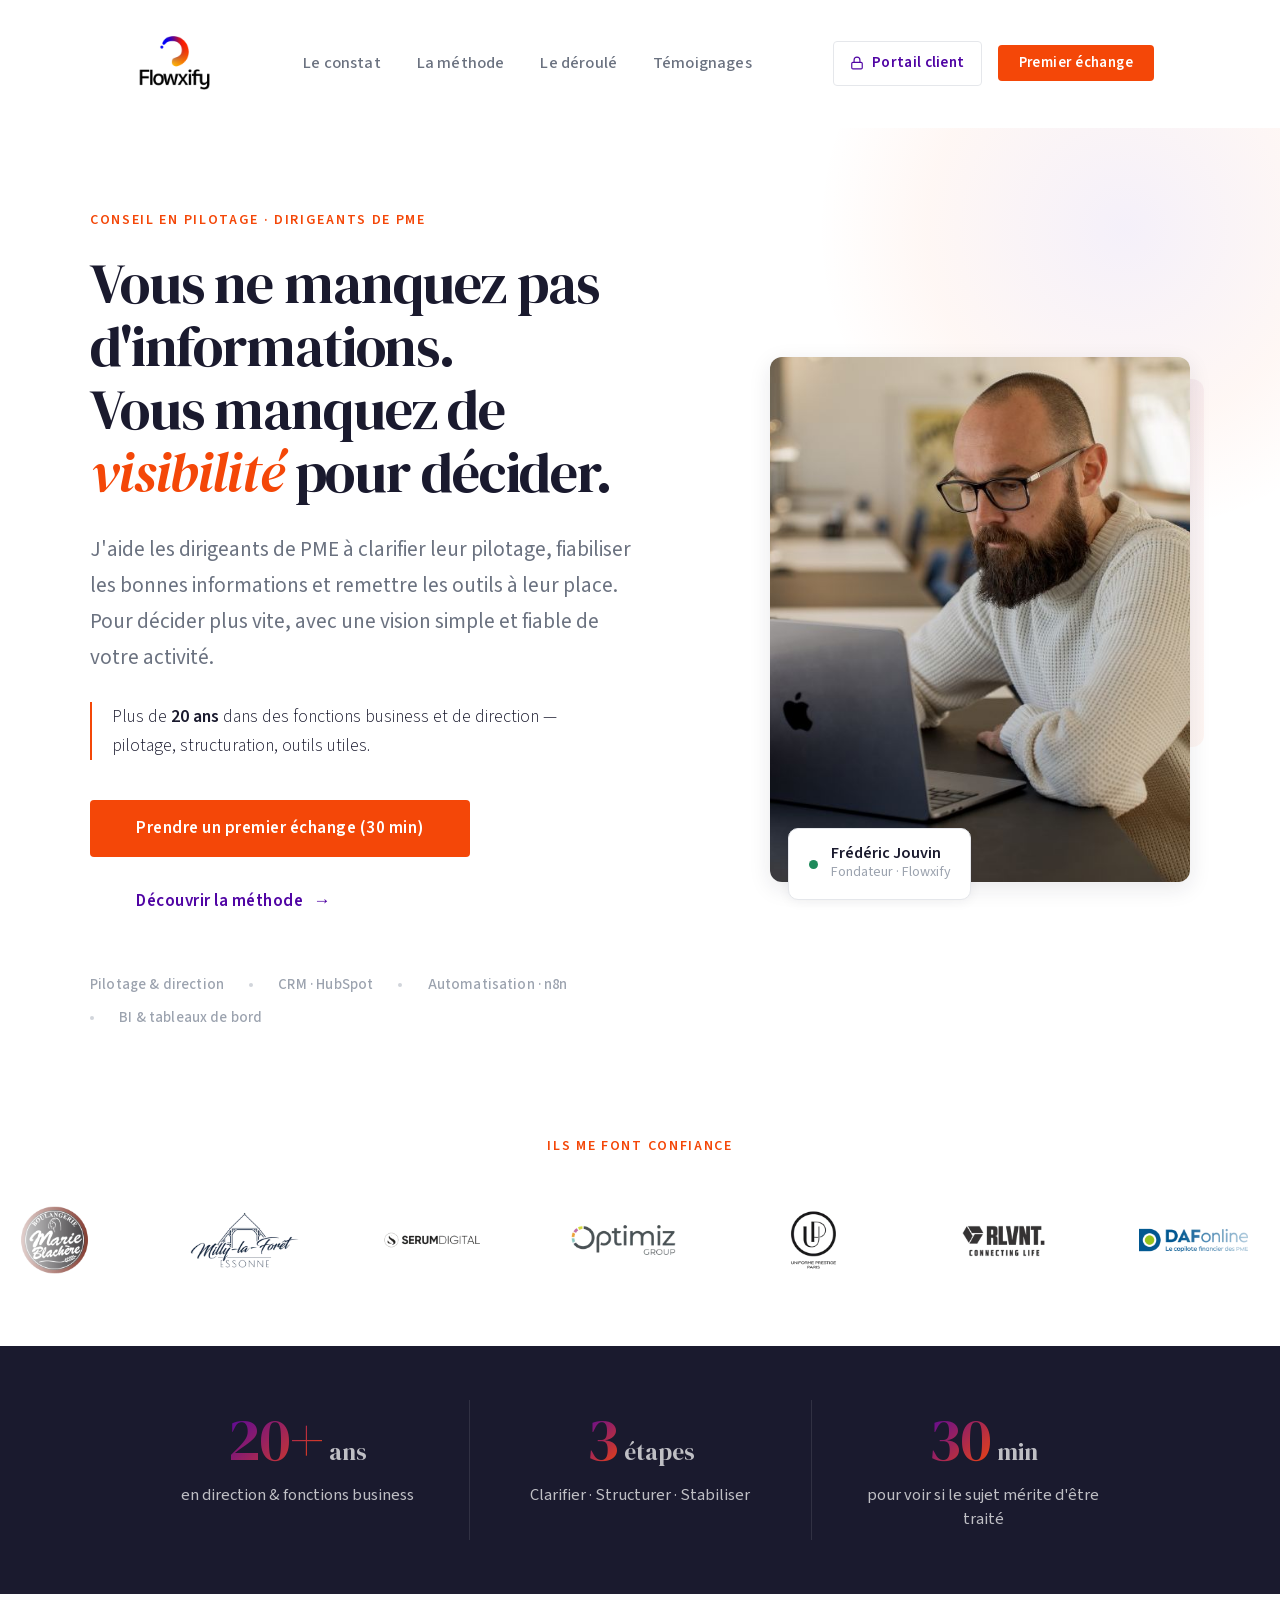
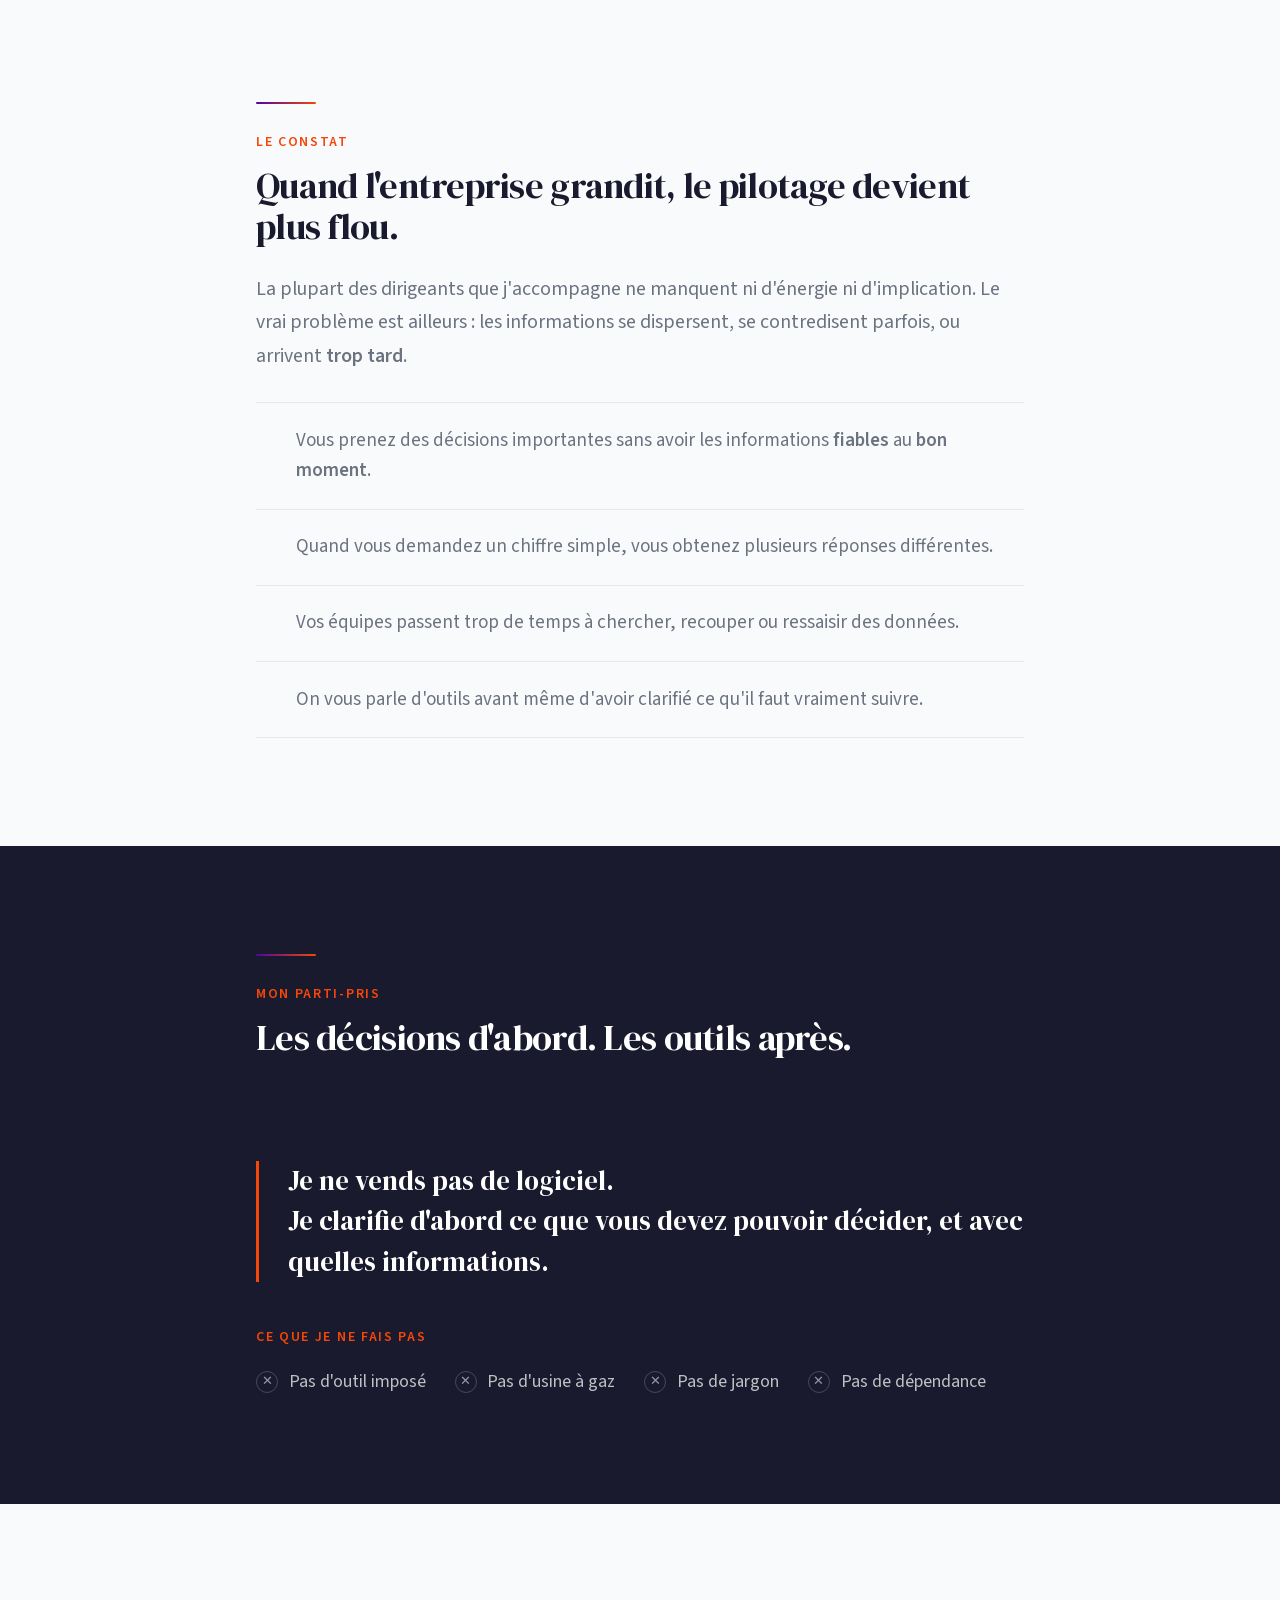
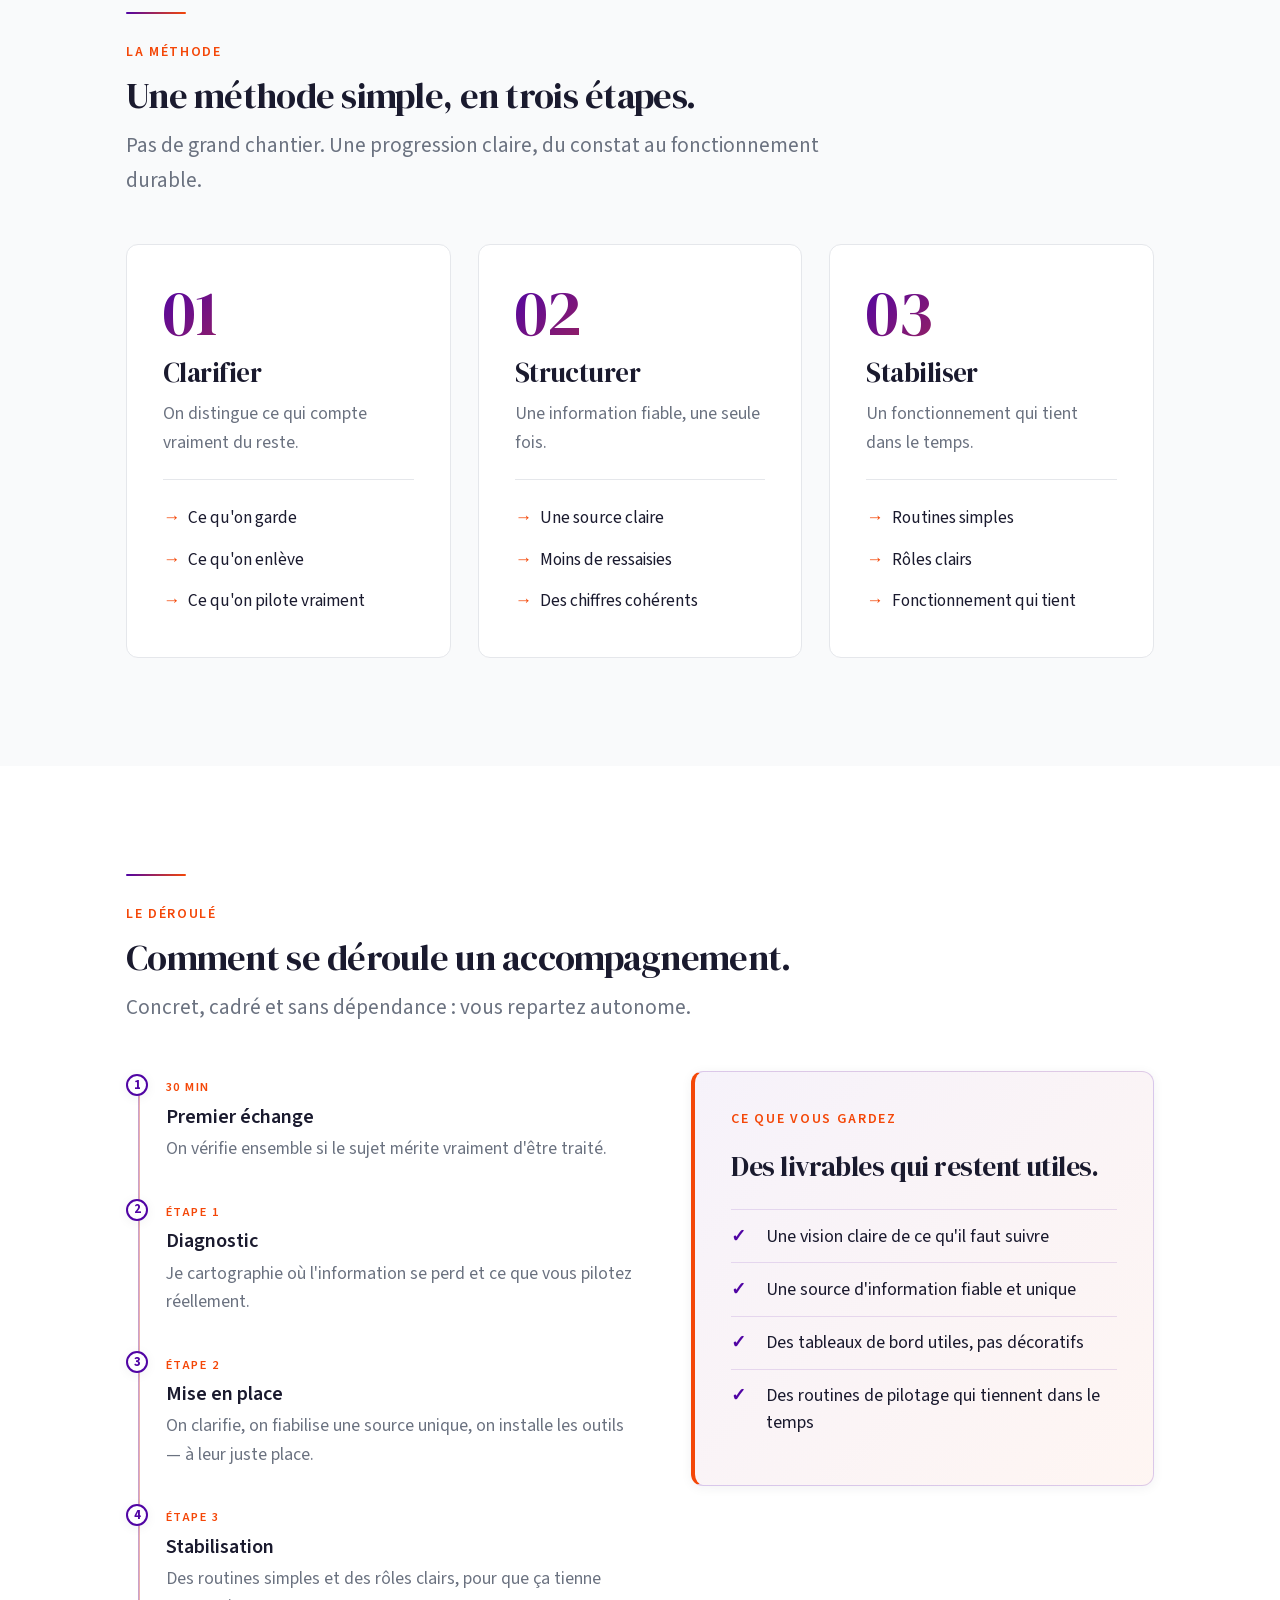
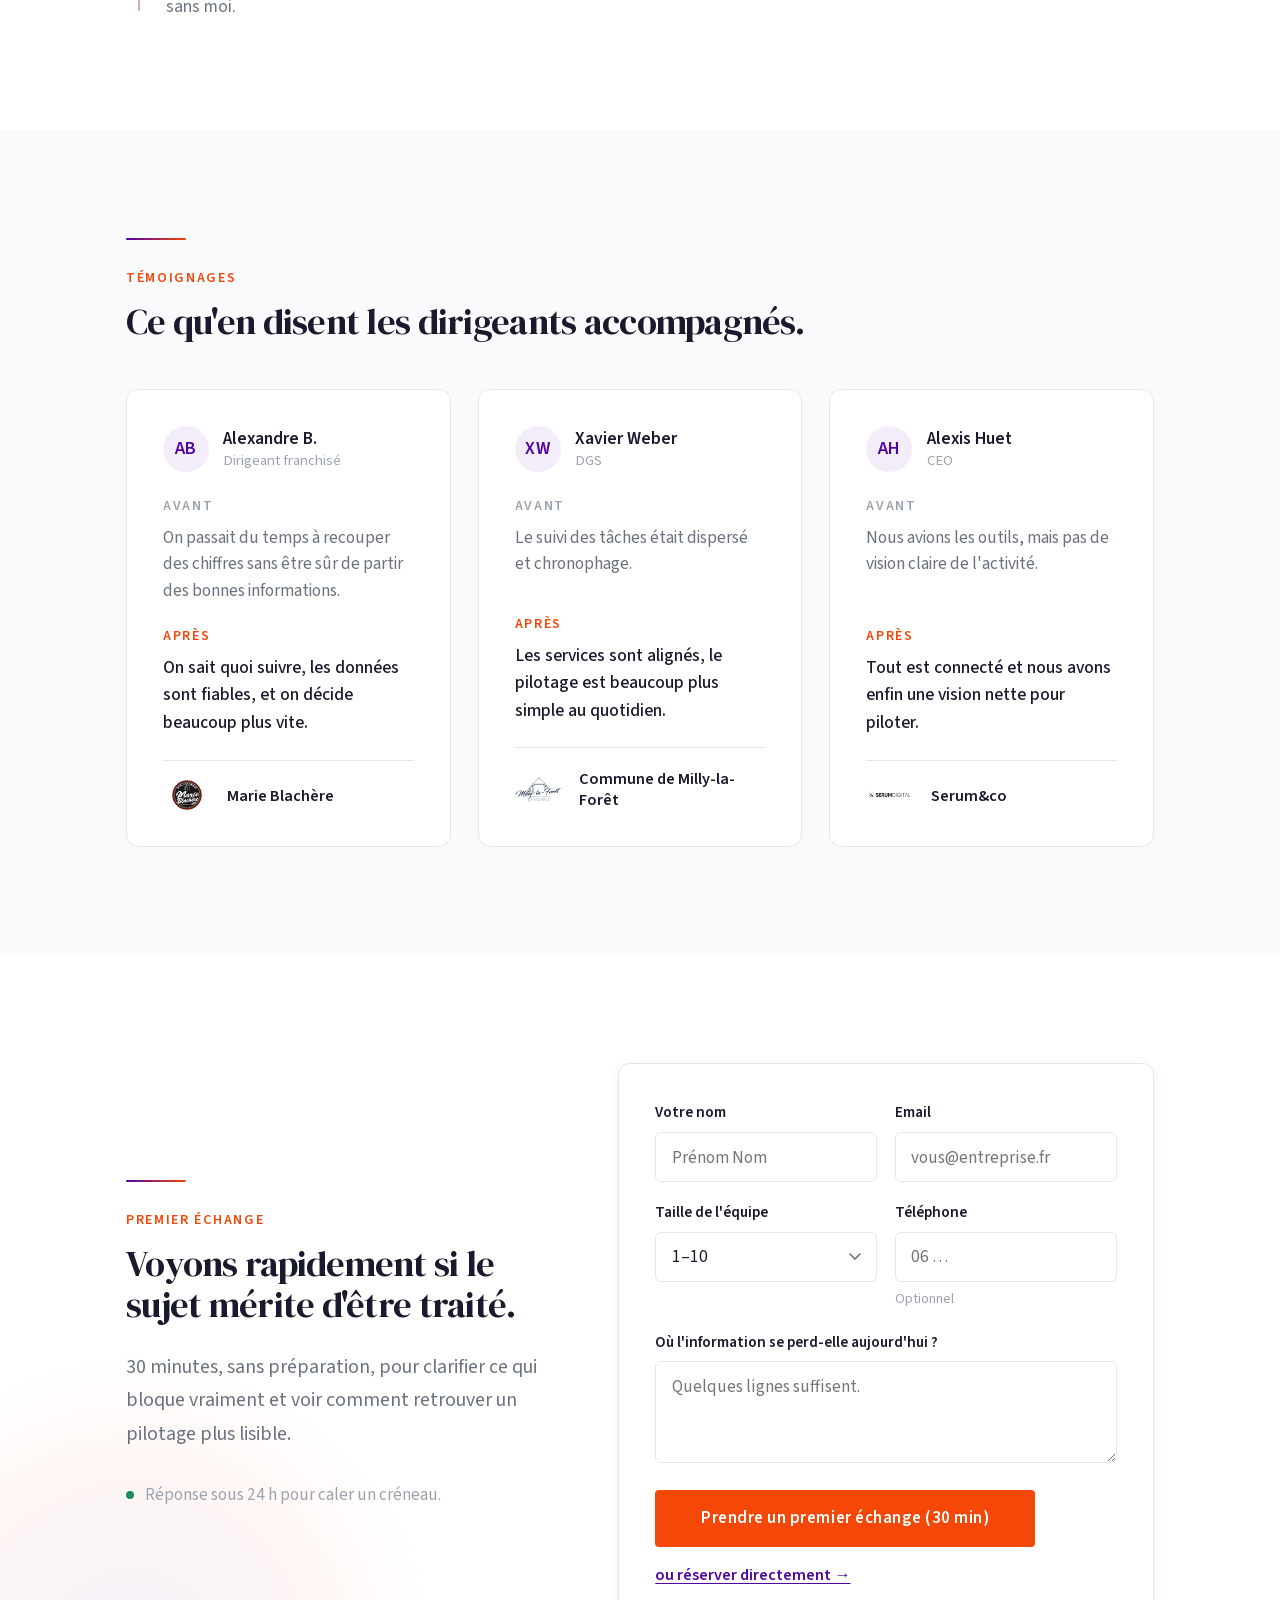
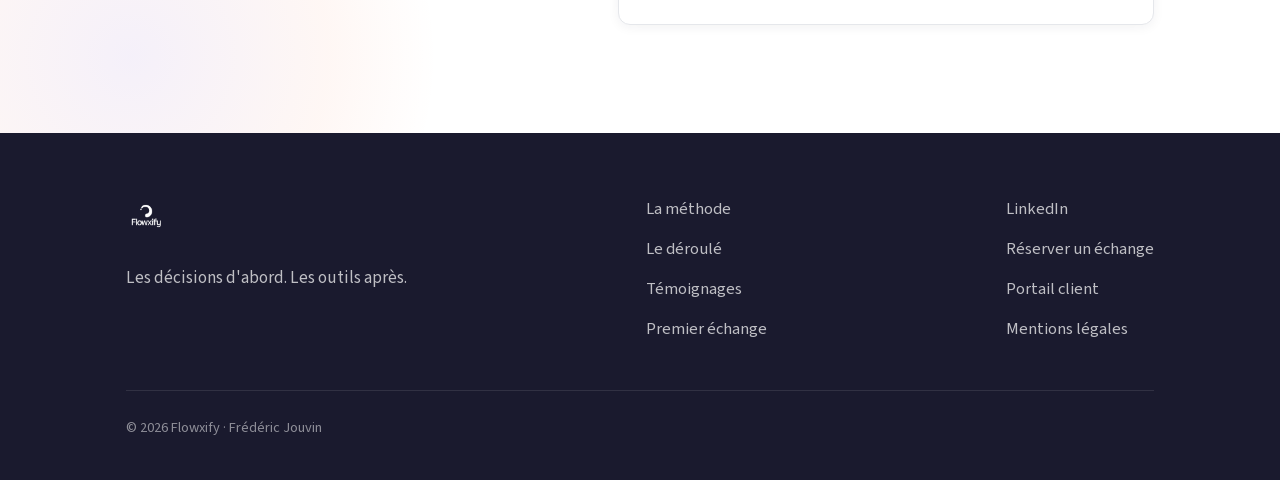
<file: index.html>
<!DOCTYPE html>
<html lang="fr">
<head>
    <meta charset="UTF-8">
    <meta name="viewport" content="width=device-width, initial-scale=1.0">
    <meta name="description" content="Flowxify — Accompagnement des dirigeants de PME : pilotage, structuration et outils. Retrouvez une vision claire de votre activité grâce à une information fiable, lisible et utile pour décider.">
    <title>Flowxify — Pilotage clair pour dirigeants de PME</title>

    <link rel="canonical" href="https://flowxify.com/">
    <link rel="icon" href="/favicon.ico" sizes="any">
    <link rel="icon" type="image/png" sizes="96x96" href="/favicon-96x96.png">
    <link rel="apple-touch-icon" href="/apple-touch-icon.png">

    <!-- Open Graph -->
    <meta property="og:type" content="website">
    <meta property="og:url" content="https://flowxify.com/">
    <meta property="og:title" content="Flowxify — Retrouver une vision claire de votre activité">
    <meta property="og:description" content="J'aide les dirigeants de PME à clarifier leur pilotage, fiabiliser les bonnes informations et remettre les outils à leur place.">
    <meta property="og:image" content="https://flowxify.com/og-image.jpg">
    <meta property="og:image:alt" content="Flowxify — Vous ne manquez pas d'informations, vous manquez de visibilité pour décider.">
    <meta property="og:locale" content="fr_FR">
    <meta property="og:site_name" content="Flowxify">

    <!-- Twitter Card -->
    <meta name="twitter:card" content="summary_large_image">
    <meta name="twitter:title" content="Flowxify — Retrouver une vision claire de votre activité">
    <meta name="twitter:description" content="J'aide les dirigeants de PME à clarifier leur pilotage, fiabiliser les bonnes informations et remettre les outils à leur place.">
    <meta name="twitter:image" content="https://flowxify.com/og-image.jpg">

    <!-- Fonts : DM Serif Display (titres) auto-hébergée + italique via Google, Source Sans 3 variable auto-hébergée -->
    <link rel="preload" href="assets/fonts/dm-serif-display-400.woff2" as="font" type="font/woff2" crossorigin>
    <link rel="preload" href="assets/fonts/source-sans-3-variable.woff2" as="font" type="font/woff2" crossorigin>
    <link rel="preconnect" href="https://fonts.googleapis.com">
    <link rel="preconnect" href="https://fonts.gstatic.com" crossorigin>
    <link href="https://fonts.googleapis.com/css2?family=DM+Serif+Display:ital@1&display=swap" rel="stylesheet">

    <link rel="stylesheet" href="assets/css/main.css">
</head>
<body id="top">

<!-- ════════════════ NAV ════════════════ -->
<nav class="fx-nav" id="nav">
    <div class="wrap">
        <a href="/" id="home-logo" style="display:flex;align-items:center;text-decoration:none;">
            <img src="logo.png" alt="Flowxify" class="fx-nav-logo">
        </a>
        <div class="fx-nav-links">
            <a href="#constat" class="fx-nav-link">Le constat</a>
            <a href="#methode" class="fx-nav-link">La méthode</a>
            <a href="#deroule" class="fx-nav-link">Le déroulé</a>
            <a href="#temoignages" class="fx-nav-link">Témoignages</a>
        </div>
        <div class="fx-nav-right">
            <a href="https://rapports.flowxify.com" class="fx-portal" target="_blank" rel="noopener">
                <svg width="14" height="14" viewBox="0 0 24 24" fill="none" stroke="currentColor" stroke-width="2" stroke-linecap="round" stroke-linejoin="round" aria-hidden="true">
                    <rect x="3" y="11" width="18" height="11" rx="2"/><path d="M7 11V7a5 5 0 0 1 10 0v4"/>
                </svg>
                Portail client
            </a>
            <a href="#contact" class="btn btn-primary btn-sm">Premier échange</a>
        </div>
        <button type="button" class="fx-nav-toggle" id="nav-toggle" aria-label="Ouvrir le menu" aria-expanded="false" aria-controls="mobile-menu">
            <span class="fx-burger"><span></span><span></span><span></span></span>
        </button>
    </div>
    <div class="fx-mobile-menu" id="mobile-menu">
        <div class="fx-mobile-inner">
            <a href="#constat" class="fx-mobile-link">Le constat</a>
            <a href="#methode" class="fx-mobile-link">La méthode</a>
            <a href="#deroule" class="fx-mobile-link">Le déroulé</a>
            <a href="#temoignages" class="fx-mobile-link">Témoignages</a>
            <a href="https://rapports.flowxify.com" target="_blank" rel="noopener" class="fx-mobile-link" style="display:inline-flex;align-items:center;gap:0.55rem;color:var(--accent);font-weight:600;">
                <svg width="14" height="14" viewBox="0 0 24 24" fill="none" stroke="currentColor" stroke-width="2" stroke-linecap="round" stroke-linejoin="round" aria-hidden="true">
                    <rect x="3" y="11" width="18" height="11" rx="2"/><path d="M7 11V7a5 5 0 0 1 10 0v4"/>
                </svg>
                Portail client
            </a>
            <div style="margin-top:1.1rem;">
                <a href="#contact" class="btn btn-primary btn-lg" style="width:100%;justify-content:center;white-space:normal;">Prendre un premier échange (30 min)</a>
            </div>
        </div>
    </div>
</nav>

<!-- ════════════════ HERO ════════════════ -->
<section style="position:relative;overflow:hidden;">
    <div class="fx-orb"></div>
    <div class="wrap section" style="position:relative;z-index:1;padding-top:4.5rem;padding-bottom:2.5rem;">
        <div class="fx-hero-grid">
            <div>
                <div class="fx-eyebrow" style="margin-bottom:1.1rem;">Conseil en pilotage · Dirigeants de PME</div>
                <h1 class="fx-hero-h1">Vous ne manquez pas d'informations.<br>Vous manquez de <em>visibilité</em> pour décider.</h1>
                <p class="fx-hero-lead">
                    J'aide les dirigeants de PME à clarifier leur pilotage, fiabiliser les bonnes informations et remettre les outils à leur place. Pour décider plus vite, avec une vision simple et fiable de votre activité.
                </p>
                <p class="fx-hero-exp">
                    Plus de <strong>20 ans</strong> dans des fonctions business et de direction — pilotage, structuration, outils utiles.
                </p>
                <div class="fx-hero-ctas fx-cta-row">
                    <a href="#contact" class="btn btn-primary btn-lg">Prendre un premier échange (30 min)</a>
                    <a href="#methode" class="btn btn-ghost btn-lg">Découvrir la méthode <span aria-hidden="true">→</span></a>
                </div>
                <div class="fx-trust">
                    <span>Pilotage &amp; direction</span>
                    <span><span class="dot"></span> CRM · HubSpot</span>
                    <span><span class="dot"></span> Automatisation · n8n</span>
                    <span><span class="dot"></span> BI &amp; tableaux de bord</span>
                </div>
            </div>
            <div class="fx-hero-visual">
                <div class="fx-hero-wash"></div>
                <div class="fx-hero-photo">
                    <img src="photo-frederic.jpg" alt="Frédéric Jouvin, fondateur de Flowxify">
                </div>
                <div class="fx-hero-badge">
                    <span class="fx-dot-success"></span>
                    <div>
                        <div style="font-weight:600;color:var(--text-strong);font-size:0.9rem;line-height:1.1;">Frédéric Jouvin</div>
                        <div style="font-size:0.78rem;color:var(--text-tertiary);">Fondateur · Flowxify</div>
                    </div>
                </div>
            </div>
        </div>
    </div>
</section>

<!-- ════════════════ LOGOS CLIENTS ════════════════ -->
<section class="section-sm" style="background:var(--surface);padding:3rem 0 4rem;">
    <div class="wrap">
        <div class="reveal" style="text-align:center;margin-bottom:2.6rem;">
            <span class="fx-eyebrow">Ils me font confiance</span>
        </div>
    </div>
    <div class="reveal fx-marquee">
            <div class="fx-marquee-track">
                <div class="fx-marquee-group">
                    <img class="fx-logo-img" src="clientlogos/marie-blachere.webp" alt="Marie Blachère">
                    <img class="fx-logo-img" src="clientlogos/milly-la-foret.webp" alt="Commune de Milly-la-Forêt">
                    <img class="fx-logo-img" src="clientlogos/serum-digital.webp" alt="Serum Digital">
                    <img class="fx-logo-img" src="clientlogos/optimiz.webp" alt="Optimiz Group">
                    <img class="fx-logo-img" src="clientlogos/uniforme-prestige.webp" alt="Uniforme Prestige">
                    <img class="fx-logo-img" src="clientlogos/rlvnt.webp" alt="RLVNT">
                    <img class="fx-logo-img" src="clientlogos/dafonline.webp" alt="Dafonline">
                    <img class="fx-logo-img" src="clientlogos/fulchiron.webp" alt="Fulchiron">
                    <img class="fx-logo-img" src="clientlogos/multimat.webp" alt="Multimat">
                </div>
                <!-- Doublons nécessaires à la boucle infinie, masqués aux lecteurs d'écran -->
                <div class="fx-marquee-group" aria-hidden="true">
                    <img class="fx-logo-img" src="clientlogos/marie-blachere.webp" alt="">
                    <img class="fx-logo-img" src="clientlogos/milly-la-foret.webp" alt="">
                    <img class="fx-logo-img" src="clientlogos/serum-digital.webp" alt="">
                    <img class="fx-logo-img" src="clientlogos/optimiz.webp" alt="">
                    <img class="fx-logo-img" src="clientlogos/uniforme-prestige.webp" alt="">
                    <img class="fx-logo-img" src="clientlogos/rlvnt.webp" alt="">
                    <img class="fx-logo-img" src="clientlogos/dafonline.webp" alt="">
                    <img class="fx-logo-img" src="clientlogos/fulchiron.webp" alt="">
                    <img class="fx-logo-img" src="clientlogos/multimat.webp" alt="">
                </div>
                <div class="fx-marquee-group" aria-hidden="true">
                    <img class="fx-logo-img" src="clientlogos/marie-blachere.webp" alt="">
                    <img class="fx-logo-img" src="clientlogos/milly-la-foret.webp" alt="">
                    <img class="fx-logo-img" src="clientlogos/serum-digital.webp" alt="">
                    <img class="fx-logo-img" src="clientlogos/optimiz.webp" alt="">
                    <img class="fx-logo-img" src="clientlogos/uniforme-prestige.webp" alt="">
                    <img class="fx-logo-img" src="clientlogos/rlvnt.webp" alt="">
                    <img class="fx-logo-img" src="clientlogos/dafonline.webp" alt="">
                    <img class="fx-logo-img" src="clientlogos/fulchiron.webp" alt="">
                    <img class="fx-logo-img" src="clientlogos/multimat.webp" alt="">
                </div>
            </div>
    </div>
</section>

<!-- ════════════════ STATS ════════════════ -->
<section style="background:var(--surface-dark);color:var(--text-inverse);">
    <div class="wrap" style="padding:3rem 2rem;">
        <div class="fx-stats">
            <div class="fx-stat reveal">
                <div class="fx-stat-num"><span class="fx-stat-v fx-gradient-text">20+</span><span class="fx-stat-u">ans</span></div>
                <div class="fx-stat-label">en direction &amp; fonctions business</div>
            </div>
            <div class="fx-stat reveal" data-d="1">
                <div class="fx-stat-num"><span class="fx-stat-v fx-gradient-text">3</span><span class="fx-stat-u">étapes</span></div>
                <div class="fx-stat-label">Clarifier · Structurer · Stabiliser</div>
            </div>
            <div class="fx-stat reveal" data-d="2">
                <div class="fx-stat-num"><span class="fx-stat-v fx-gradient-text">30</span><span class="fx-stat-u">min</span></div>
                <div class="fx-stat-label">pour voir si le sujet mérite d'être traité</div>
            </div>
        </div>
    </div>
</section>

<!-- ════════════════ CONSTAT ════════════════ -->
<section id="constat" class="section" style="background:var(--surface-alt);">
    <div class="wrap-narrow">
        <header class="reveal" style="max-width:40rem;">
            <hr class="fx-sep">
            <div class="fx-eyebrow" style="margin-bottom:0.6rem;">Le constat</div>
            <h2>Quand l'entreprise grandit, le pilotage devient plus flou.</h2>
        </header>
        <p class="reveal" style="margin-top:1.4rem;font-size:1.1rem;line-height:1.7;">
            La plupart des dirigeants que j'accompagne ne manquent ni d'énergie ni d'implication. Le vrai problème est ailleurs : les informations se dispersent, se contredisent parfois, ou arrivent <strong>trop tard</strong>.
        </p>
        <div class="reveal" style="margin-top:1.6rem;border-top:1px solid var(--border-subtle);">
            <div class="fx-pain">Vous prenez des décisions importantes sans avoir les informations <strong>fiables</strong> au <strong>bon moment</strong>.</div>
            <div class="fx-pain">Quand vous demandez un chiffre simple, vous obtenez plusieurs réponses différentes.</div>
            <div class="fx-pain">Vos équipes passent trop de temps à chercher, recouper ou ressaisir des données.</div>
            <div class="fx-pain">On vous parle d'outils avant même d'avoir clarifié ce qu'il faut vraiment suivre.</div>
        </div>
    </div>
</section>

<!-- ════════════════ PARTI-PRIS ════════════════ -->
<section class="section" style="background:var(--surface-dark);color:var(--text-inverse);">
    <div class="wrap-narrow">
        <header class="reveal" style="max-width:40rem;">
            <hr class="fx-sep">
            <div class="fx-eyebrow" style="margin-bottom:0.6rem;">Mon parti-pris</div>
            <h2 style="color:#fff;">Les décisions d'abord. Les outils après.</h2>
        </header>
        <p class="reveal" style="font-size:1.15rem;line-height:1.8;color:var(--text-inverse-soft);margin-top:1.4rem;">
            Un outil mal posé n'améliore pas le pilotage. Il accélère souvent la confusion.
        </p>
        <div class="reveal fx-quote">
            Je ne vends pas de logiciel.<br>Je clarifie d'abord ce que vous devez pouvoir décider, et avec quelles informations.
        </div>
        <div class="reveal" style="margin-top:2.4rem;">
            <div class="fx-eyebrow" style="margin-bottom:1rem;">Ce que je ne fais pas</div>
            <div style="display:flex;flex-wrap:wrap;gap:0.8rem 1.6rem;">
                <span class="fx-not"><span class="x" aria-hidden="true">✕</span>Pas d'outil imposé</span>
                <span class="fx-not"><span class="x" aria-hidden="true">✕</span>Pas d'usine à gaz</span>
                <span class="fx-not"><span class="x" aria-hidden="true">✕</span>Pas de jargon</span>
                <span class="fx-not"><span class="x" aria-hidden="true">✕</span>Pas de dépendance</span>
            </div>
        </div>
    </div>
</section>

<!-- ════════════════ MÉTHODE ════════════════ -->
<section id="methode" class="section" style="background:var(--surface-alt);">
    <div class="wrap">
        <header class="reveal" style="max-width:40rem;">
            <hr class="fx-sep">
            <div class="fx-eyebrow" style="margin-bottom:0.6rem;">La méthode</div>
            <h2 style="margin-bottom:0.6rem;">Une méthode simple, en trois étapes.</h2>
            <p style="font-size:1.18rem;color:var(--text-body);margin:0;">Pas de grand chantier. Une progression claire, du constat au fonctionnement durable.</p>
        </header>
        <div class="fx-3col" style="margin-top:2.6rem;">
            <div class="reveal" style="height:100%;">
                <div class="fx-card fx-card--hover fx-card--full">
                    <div class="fx-step-num fx-gradient-text">01</div>
                    <h3 class="fx-step-title">Clarifier</h3>
                    <p class="fx-step-desc">On distingue ce qui compte vraiment du reste.</p>
                    <ul class="fx-step-list">
                        <li>Ce qu'on garde</li>
                        <li>Ce qu'on enlève</li>
                        <li>Ce qu'on pilote vraiment</li>
                    </ul>
                </div>
            </div>
            <div class="reveal" data-d="1" style="height:100%;">
                <div class="fx-card fx-card--hover fx-card--full">
                    <div class="fx-step-num fx-gradient-text">02</div>
                    <h3 class="fx-step-title">Structurer</h3>
                    <p class="fx-step-desc">Une information fiable, une seule fois.</p>
                    <ul class="fx-step-list">
                        <li>Une source claire</li>
                        <li>Moins de ressaisies</li>
                        <li>Des chiffres cohérents</li>
                    </ul>
                </div>
            </div>
            <div class="reveal" data-d="2" style="height:100%;">
                <div class="fx-card fx-card--hover fx-card--full">
                    <div class="fx-step-num fx-gradient-text">03</div>
                    <h3 class="fx-step-title">Stabiliser</h3>
                    <p class="fx-step-desc">Un fonctionnement qui tient dans le temps.</p>
                    <ul class="fx-step-list">
                        <li>Routines simples</li>
                        <li>Rôles clairs</li>
                        <li>Fonctionnement qui tient</li>
                    </ul>
                </div>
            </div>
        </div>
    </div>
</section>

<!-- ════════════════ DÉROULÉ ════════════════ -->
<section id="deroule" class="section">
    <div class="wrap">
        <header class="reveal" style="max-width:40rem;">
            <hr class="fx-sep">
            <div class="fx-eyebrow" style="margin-bottom:0.6rem;">Le déroulé</div>
            <h2 style="margin-bottom:0.6rem;">Comment se déroule un accompagnement.</h2>
            <p style="font-size:1.18rem;color:var(--text-body);margin:0;">Concret, cadré et sans dépendance : vous repartez autonome.</p>
        </header>
        <div class="fx-mission" style="margin-top:2.6rem;">
            <div class="reveal">
                <div class="fx-timeline">
                    <div class="fx-phase">
                        <span class="fx-phase-dot">1</span>
                        <span class="fx-eyebrow">30 min</span>
                        <h4>Premier échange</h4>
                        <p>On vérifie ensemble si le sujet mérite vraiment d'être traité.</p>
                    </div>
                    <div class="fx-phase">
                        <span class="fx-phase-dot">2</span>
                        <span class="fx-eyebrow">Étape 1</span>
                        <h4>Diagnostic</h4>
                        <p>Je cartographie où l'information se perd et ce que vous pilotez réellement.</p>
                    </div>
                    <div class="fx-phase">
                        <span class="fx-phase-dot">3</span>
                        <span class="fx-eyebrow">Étape 2</span>
                        <h4>Mise en place</h4>
                        <p>On clarifie, on fiabilise une source unique, on installe les outils — à leur juste place.</p>
                    </div>
                    <div class="fx-phase">
                        <span class="fx-phase-dot">4</span>
                        <span class="fx-eyebrow">Étape 3</span>
                        <h4>Stabilisation</h4>
                        <p>Des routines simples et des rôles clairs, pour que ça tienne sans moi.</p>
                    </div>
                </div>
            </div>
            <div class="reveal" data-d="1">
                <div class="fx-card fx-card--wash fx-card--accent">
                    <div class="fx-eyebrow" style="margin-bottom:0.9rem;">Ce que vous gardez</div>
                    <h3 style="font-size:1.55rem;margin-bottom:1.4rem;">Des livrables qui restent utiles.</h3>
                    <ul class="fx-livrables">
                        <li>Une vision claire de ce qu'il faut suivre</li>
                        <li>Une source d'information fiable et unique</li>
                        <li>Des tableaux de bord utiles, pas décoratifs</li>
                        <li>Des routines de pilotage qui tiennent dans le temps</li>
                    </ul>
                </div>
            </div>
        </div>
    </div>
</section>

<!-- ════════════════ TÉMOIGNAGES ════════════════ -->
<section id="temoignages" class="section" style="background:var(--surface-alt);">
    <div class="wrap">
        <header class="reveal" style="max-width:40rem;">
            <hr class="fx-sep">
            <div class="fx-eyebrow" style="margin-bottom:0.6rem;">Témoignages</div>
            <h2>Ce qu'en disent les dirigeants accompagnés.</h2>
        </header>
        <div class="fx-3col" style="margin-top:2.6rem;">
            <div class="reveal" style="height:100%;">
                <div class="fx-card fx-card--hover fx-card--full">
                    <div class="fx-t-head">
                        <span class="fx-avatar" aria-hidden="true">AB</span>
                        <div style="min-width:0;flex:1;">
                            <div class="fx-t-name">Alexandre B.</div>
                            <div class="fx-t-role">Dirigeant franchisé</div>
                        </div>
                    </div>
                    <div class="fx-eyebrow" style="color:var(--text-tertiary);margin-bottom:0.35rem;">Avant</div>
                    <p class="fx-t-before">On passait du temps à recouper des chiffres sans être sûr de partir des bonnes informations.</p>
                    <div style="margin-top:auto;">
                        <div class="fx-eyebrow" style="margin-bottom:0.35rem;">Après</div>
                        <p class="fx-t-after">On sait quoi suivre, les données sont fiables, et on décide beaucoup plus vite.</p>
                        <div class="fx-t-org">
                            <img class="fx-tlogo-img" src="clientlogos/marie-blachere.webp" alt="Marie Blachère" loading="lazy">
                            <span class="fx-t-company">Marie Blachère</span>
                        </div>
                    </div>
                </div>
            </div>
            <div class="reveal" data-d="1" style="height:100%;">
                <div class="fx-card fx-card--hover fx-card--full">
                    <div class="fx-t-head">
                        <span class="fx-avatar" aria-hidden="true">XW</span>
                        <div style="min-width:0;flex:1;">
                            <div class="fx-t-name">Xavier Weber</div>
                            <div class="fx-t-role">DGS</div>
                        </div>
                    </div>
                    <div class="fx-eyebrow" style="color:var(--text-tertiary);margin-bottom:0.35rem;">Avant</div>
                    <p class="fx-t-before">Le suivi des tâches était dispersé et chronophage.</p>
                    <div style="margin-top:auto;">
                        <div class="fx-eyebrow" style="margin-bottom:0.35rem;">Après</div>
                        <p class="fx-t-after">Les services sont alignés, le pilotage est beaucoup plus simple au quotidien.</p>
                        <div class="fx-t-org">
                            <img class="fx-tlogo-img" src="clientlogos/milly-la-foret.webp" alt="Commune de Milly-la-Forêt" loading="lazy">
                            <span class="fx-t-company">Commune de Milly-la-Forêt</span>
                        </div>
                    </div>
                </div>
            </div>
            <div class="reveal" data-d="2" style="height:100%;">
                <div class="fx-card fx-card--hover fx-card--full">
                    <div class="fx-t-head">
                        <span class="fx-avatar" aria-hidden="true">AH</span>
                        <div style="min-width:0;flex:1;">
                            <div class="fx-t-name">Alexis Huet</div>
                            <div class="fx-t-role">CEO</div>
                        </div>
                    </div>
                    <div class="fx-eyebrow" style="color:var(--text-tertiary);margin-bottom:0.35rem;">Avant</div>
                    <p class="fx-t-before">Nous avions les outils, mais pas de vision claire de l'activité.</p>
                    <div style="margin-top:auto;">
                        <div class="fx-eyebrow" style="margin-bottom:0.35rem;">Après</div>
                        <p class="fx-t-after">Tout est connecté et nous avons enfin une vision nette pour piloter.</p>
                        <div class="fx-t-org">
                            <img class="fx-tlogo-img" src="clientlogos/serum-digital.webp" alt="Serum&co" loading="lazy">
                            <span class="fx-t-company">Serum&amp;co</span>
                        </div>
                    </div>
                </div>
            </div>
        </div>
    </div>
</section>

<!-- ════════════════ CONTACT ════════════════ -->
<section id="contact" class="section" style="position:relative;overflow:hidden;">
    <div class="fx-orb" style="top:auto;bottom:-30%;left:-14%;right:auto;"></div>
    <div class="wrap" style="position:relative;z-index:1;">
        <div class="fx-contact-grid">
            <div class="reveal">
                <header style="max-width:40rem;">
                    <hr class="fx-sep">
                    <div class="fx-eyebrow" style="margin-bottom:0.6rem;">Premier échange</div>
                    <h2>Voyons rapidement si le sujet mérite d'être traité.</h2>
                </header>
                <p style="margin:1.4rem 0 1.6rem;font-size:1.1rem;line-height:1.7;max-width:420px;">
                    30 minutes, sans préparation, pour clarifier ce qui bloque vraiment et voir comment retrouver un pilotage plus lisible.
                </p>
                <p style="font-size:0.95rem;color:var(--text-tertiary);display:flex;align-items:center;gap:0.6rem;">
                    <span class="fx-dot-success" style="width:8px;height:8px;"></span>
                    Réponse sous 24 h pour caler un créneau.
                </p>
            </div>

            <div class="reveal" data-d="1">
                <div class="fx-card fx-card--wash fx-card--accent" id="form-success" style="display:none;">
                    <span class="fx-eyebrow">Merci</span>
                    <h3 style="font-size:1.5rem;margin:0.6rem 0;">Votre demande est notée.</h3>
                    <p style="color:var(--text-strong);">Frédéric vous recontacte sous 24 h pour caler un créneau de 30 minutes.</p>
                </div>
                <form class="fx-card" id="contact-form" style="box-shadow:var(--shadow-soft);" novalidate>
                    <div class="fx-form-grid">
                        <div class="fx-field">
                            <label for="f-nom">Votre nom</label>
                            <input id="f-nom" name="nom" type="text" placeholder="Prénom Nom" required autocomplete="name">
                        </div>
                        <div class="fx-field">
                            <label for="f-email">Email</label>
                            <input id="f-email" name="email" type="email" placeholder="vous@entreprise.fr" required autocomplete="email">
                        </div>
                        <div class="fx-field">
                            <label for="f-taille">Taille de l'équipe</label>
                            <select id="f-taille" name="taille_equipe">
                                <option>1–10</option>
                                <option>11–50</option>
                                <option>51–250</option>
                                <option>250+</option>
                            </select>
                        </div>
                        <div class="fx-field">
                            <label for="f-tel">Téléphone</label>
                            <input id="f-tel" name="telephone" type="tel" placeholder="06 …" autocomplete="tel">
                            <span class="hint">Optionnel</span>
                        </div>
                    </div>
                    <div class="fx-field" style="margin-top:1rem;">
                        <label for="f-message">Où l'information se perd-elle aujourd'hui ?</label>
                        <textarea id="f-message" name="message" rows="3" placeholder="Quelques lignes suffisent."></textarea>
                    </div>
                    <!-- Piège anti-spam : champ invisible, doit rester vide -->
                    <div class="fx-hp" aria-hidden="true">
                        <label for="f-site">Site web</label>
                        <input id="f-site" name="site_web" type="text" tabindex="-1" autocomplete="off">
                    </div>
                    <div class="fx-cta-row" style="margin-top:1.5rem;display:flex;flex-wrap:wrap;gap:0.8rem;align-items:center;">
                        <button type="submit" class="btn btn-primary btn-lg" id="form-submit">Prendre un premier échange (30 min)</button>
                        <a href="https://calendly.com/fjouvin/30min" target="_blank" rel="noopener" style="font-size:0.9rem;font-weight:600;">ou réserver directement →</a>
                    </div>
                    <p class="fx-form-error" id="form-error">
                        L'envoi n'a pas fonctionné. Vous pouvez réessayer, ou
                        <a href="https://calendly.com/fjouvin/30min" target="_blank" rel="noopener">réserver directement un créneau</a>.
                    </p>
                </form>
            </div>
        </div>
    </div>
</section>

<!-- ════════════════ FOOTER ════════════════ -->
<footer class="fx-footer">
    <div class="wrap" style="padding:3.5rem 2rem 2.2rem;">
        <div class="fx-footer-grid">
            <div style="max-width:320px;">
                <img src="logo.png" alt="Flowxify" style="height:40px;width:auto;filter:brightness(0) invert(1);">
                <p style="margin-top:1rem;font-size:0.95rem;color:var(--text-inverse-soft);line-height:1.6;">
                    Les décisions d'abord. Les outils après.
                </p>
            </div>
            <div class="fx-footer-col">
                <a href="#methode">La méthode</a>
                <a href="#deroule">Le déroulé</a>
                <a href="#temoignages">Témoignages</a>
                <a href="#contact">Premier échange</a>
            </div>
            <div class="fx-footer-col">
                <a href="https://www.linkedin.com/in/fjouvin/" target="_blank" rel="noopener">LinkedIn</a>
                <a href="https://calendly.com/fjouvin/30min" target="_blank" rel="noopener">Réserver un échange</a>
                <a href="https://rapports.flowxify.com" target="_blank" rel="noopener">Portail client</a>
                <a href="/mentions-legales/">Mentions légales</a>
            </div>
        </div>
        <div class="fx-footer-bottom">© 2026 Flowxify · Frédéric Jouvin</div>
    </div>
</footer>

<!-- JSON-LD Structured Data -->
<script type="application/ld+json">
{
    "@context": "https://schema.org",
    "@type": "ProfessionalService",
    "name": "Flowxify",
    "url": "https://flowxify.com/",
    "description": "Accompagnement des dirigeants de PME : pilotage, structuration et outils pour retrouver une vision claire de l'activité.",
    "founder": {
        "@type": "Person",
        "name": "Frédéric Jouvin",
        "jobTitle": "Consultant en pilotage d'entreprise",
        "url": "https://www.linkedin.com/in/fjouvin/"
    },
    "areaServed": {
        "@type": "Country",
        "name": "France"
    },
    "serviceType": ["Conseil en pilotage d'entreprise", "Structuration de l'information", "Accompagnement dirigeants PME"]
}
</script>

<script src="assets/js/main.js"></script>

</body>
</html>
</file>
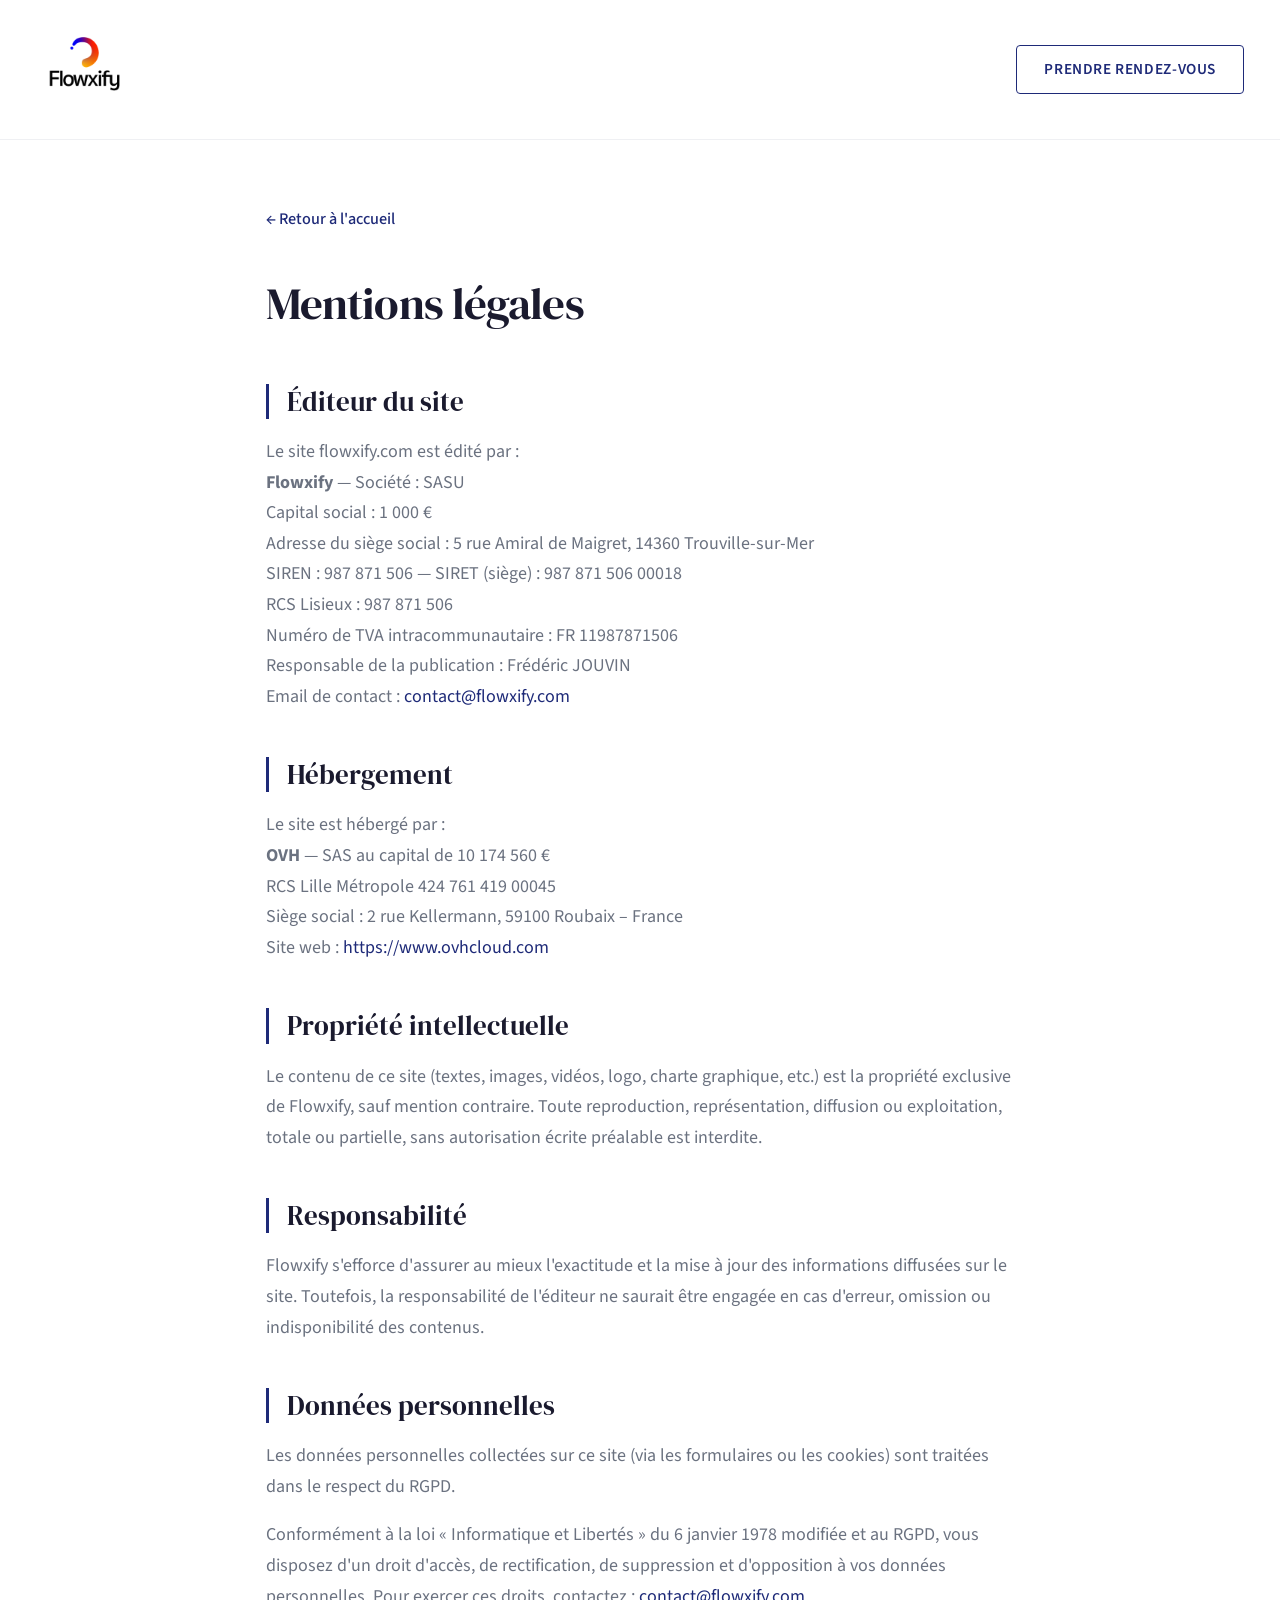
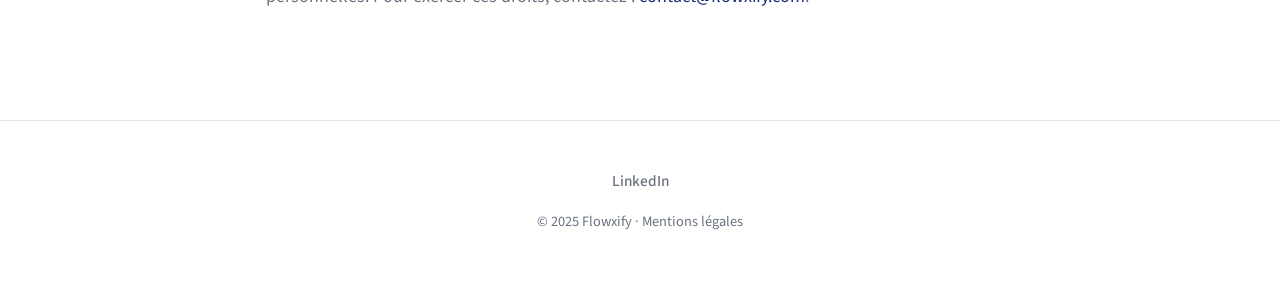
<file: mentions-legales/index.html>
<!DOCTYPE html>
<html lang="fr">
<head>
    <meta charset="UTF-8">
    <meta name="viewport" content="width=device-width, initial-scale=1.0">
    <meta name="description" content="Mentions légales du site Flowxify.">
    <title>Mentions légales — Flowxify</title>

    <link rel="icon" href="/favicon.ico" sizes="any">
    <link rel="icon" type="image/png" sizes="96x96" href="/favicon-96x96.png">
    <link rel="apple-touch-icon" href="/apple-touch-icon.png">

    <link rel="preconnect" href="https://fonts.googleapis.com">
    <link rel="preconnect" href="https://fonts.gstatic.com" crossorigin>
    <link href="https://fonts.googleapis.com/css2?family=DM+Serif+Display:ital@0;1&family=Source+Sans+3:wght@300;400;500;600&display=swap" rel="stylesheet">

    <style>
        :root {
            --color-bg: #FFFFFF;
            --color-bg-alt: #F9FAFB;
            --color-text: #1A1A2E;
            --color-muted: #6B7280;
            --color-accent: #1E2A78;
            --color-accent-hover: #162060;
            --color-warm: #C85A30;
            --color-border: #E5E7EB;
            --font-heading: 'DM Serif Display', Georgia, serif;
            --font-body: 'Source Sans 3', 'Georgia', sans-serif;
            --max-width: 820px;
        }

        *, *::before, *::after {
            margin: 0;
            padding: 0;
            box-sizing: border-box;
        }

        html {
            scroll-behavior: smooth;
            font-size: 18px;
        }

        body {
            font-family: var(--font-body);
            color: var(--color-text);
            background: var(--color-bg);
            line-height: 1.7;
            -webkit-font-smoothing: antialiased;
        }

        nav {
            position: fixed;
            top: 0;
            left: 0;
            right: 0;
            z-index: 100;
            background: rgba(255, 255, 255, 0.85);
            backdrop-filter: blur(16px);
            -webkit-backdrop-filter: blur(16px);
            border-bottom: 1px solid rgba(229, 231, 235, 0.6);
            padding: 0.9rem 2rem;
            display: flex;
            justify-content: space-between;
            align-items: center;
            transition: box-shadow 0.4s ease, background 0.4s ease;
        }

        nav.scrolled {
            background: rgba(255, 255, 255, 0.95);
            box-shadow: 0 1px 20px rgba(0, 0, 0, 0.04);
        }

        .nav-logo {
            height: 96px;
            width: auto;
        }

        nav a.nav-cta {
            font-family: var(--font-body);
            font-size: 0.85rem;
            font-weight: 600;
            letter-spacing: 0.04em;
            text-transform: uppercase;
            color: var(--color-accent);
            text-decoration: none;
            padding: 0.6rem 1.5rem;
            border: 1.5px solid var(--color-accent);
            border-radius: 4px;
            transition: all 0.3s ease;
        }

        nav a.nav-cta:hover {
            background: var(--color-accent);
            color: white;
            box-shadow: 0 4px 16px rgba(30, 42, 120, 0.25);
            transform: translateY(-1px);
        }

        .content {
            max-width: var(--max-width);
            margin: 0 auto;
            padding: 11rem 2rem 5rem;
        }

        .back-link {
            display: inline-block;
            margin-bottom: 2rem;
            font-size: 0.9rem;
            font-weight: 500;
            color: var(--color-accent);
            text-decoration: none;
            transition: all 0.3s ease;
            padding: 0.4rem 0;
        }

        .back-link:hover {
            color: var(--color-accent-hover);
            transform: translateX(-4px);
        }

        h1 {
            font-family: var(--font-heading);
            font-size: 2.5rem;
            line-height: 1.2;
            font-weight: 400;
            letter-spacing: -0.02em;
            margin-bottom: 3rem;
            opacity: 0;
            transform: translateY(20px);
            animation: content-in 0.7s cubic-bezier(0.25, 0.46, 0.45, 0.94) 0.2s forwards;
        }

        @keyframes content-in {
            to {
                opacity: 1;
                transform: translateY(0);
            }
        }

        h2 {
            font-family: var(--font-heading);
            font-size: 1.5rem;
            line-height: 1.3;
            font-weight: 400;
            margin-top: 2.5rem;
            margin-bottom: 1rem;
            padding-left: 1rem;
            border-left: 3px solid var(--color-accent);
        }

        .legal-section {
            opacity: 0;
            transform: translateY(16px);
            animation: content-in 0.6s cubic-bezier(0.25, 0.46, 0.45, 0.94) forwards;
        }

        .legal-section:nth-child(1) { animation-delay: 0.3s; }
        .legal-section:nth-child(2) { animation-delay: 0.4s; }
        .legal-section:nth-child(3) { animation-delay: 0.5s; }
        .legal-section:nth-child(4) { animation-delay: 0.6s; }
        .legal-section:nth-child(5) { animation-delay: 0.7s; }

        p {
            color: var(--color-muted);
            margin-bottom: 1rem;
        }

        a {
            color: var(--color-accent);
            text-decoration: none;
            transition: color 0.3s ease;
        }

        a:hover {
            color: var(--color-accent-hover);
        }

        footer {
            padding: 2.5rem 2rem;
            border-top: 1px solid var(--color-border);
            text-align: center;
        }

        footer p {
            font-size: 0.8rem;
            color: var(--color-muted);
        }

        footer a {
            color: var(--color-muted);
        }

        footer a:hover {
            color: var(--color-accent);
        }

        .footer-links {
            margin-bottom: 0.75rem;
        }

        .footer-links a {
            margin: 0 0.75rem;
            font-size: 0.85rem;
            font-weight: 500;
        }

        .footer-info {
            font-size: 0.8rem;
            color: var(--color-muted);
        }

        .footer-info span::before {
            content: ' · ';
        }

        .footer-info span:first-child::before {
            content: none;
        }

        @media (max-width: 767px) {
            html { font-size: 16px; }
            h1 { font-size: 2rem; }
            .content { padding: 8.5rem 1.5rem 4rem; }
            nav { padding: 0.8rem 1.25rem; }
            .nav-logo { height: 72px; }
        }
    </style>
</head>

<body>

<nav>
    <a href="/"><img src="/logo.png" alt="Flowxify" class="nav-logo"></a>
    <a href="https://calendly.com/fjouvin/30min" target="_blank" rel="noopener" class="nav-cta">Prendre rendez-vous</a>
</nav>

<div class="content">
    <a href="/" class="back-link">&larr; Retour à l'accueil</a>
    <h1>Mentions légales</h1>

    <div class="legal-section">
        <h2>Éditeur du site</h2>
        <p>
            Le site flowxify.com est édité par :<br>
            <strong>Flowxify</strong> — Société : SASU<br>
            Capital social : 1 000 €<br>
            Adresse du siège social : 5 rue Amiral de Maigret, 14360 Trouville‑sur‑Mer<br>
            SIREN : 987 871 506 — SIRET (siège) : 987 871 506 00018<br>
            RCS Lisieux : 987 871 506<br>
            Numéro de TVA intracommunautaire : FR 11987871506<br>
            Responsable de la publication : Frédéric JOUVIN<br>
            Email de contact : <a href="mailto:contact@flowxify.com">contact@flowxify.com</a>
        </p>
    </div>

    <div class="legal-section">
        <h2>Hébergement</h2>
        <p>
            Le site est hébergé par :<br>
            <strong>OVH</strong> — SAS au capital de 10 174 560 €<br>
            RCS Lille Métropole 424 761 419 00045<br>
            Siège social : 2 rue Kellermann, 59100 Roubaix – France<br>
            Site web : <a href="https://www.ovhcloud.com" target="_blank" rel="noopener">https://www.ovhcloud.com</a>
        </p>
    </div>

    <div class="legal-section">
        <h2>Propriété intellectuelle</h2>
        <p>
            Le contenu de ce site (textes, images, vidéos, logo, charte graphique, etc.) est la propriété exclusive de Flowxify, sauf mention contraire. Toute reproduction, représentation, diffusion ou exploitation, totale ou partielle, sans autorisation écrite préalable est interdite.
        </p>
    </div>

    <div class="legal-section">
        <h2>Responsabilité</h2>
        <p>
            Flowxify s'efforce d'assurer au mieux l'exactitude et la mise à jour des informations diffusées sur le site. Toutefois, la responsabilité de l'éditeur ne saurait être engagée en cas d'erreur, omission ou indisponibilité des contenus.
        </p>
    </div>

    <div class="legal-section">
        <h2>Données personnelles</h2>
        <p>
            Les données personnelles collectées sur ce site (via les formulaires ou les cookies) sont traitées dans le respect du RGPD.
        </p>
        <p>
            Conformément à la loi « Informatique et Libertés » du 6 janvier 1978 modifiée et au RGPD, vous disposez d'un droit d'accès, de rectification, de suppression et d'opposition à vos données personnelles. Pour exercer ces droits, contactez : <a href="mailto:contact@flowxify.com">contact@flowxify.com</a>.
        </p>
    </div>
</div>

<footer>
    <div class="footer-links">
        <a href="https://www.linkedin.com/in/fjouvin/" target="_blank" rel="noopener">LinkedIn</a>
    </div>
    <p class="footer-info">
        <span>&copy; 2025 Flowxify</span>
        <span><a href="/mentions-legales/">Mentions légales</a></span>
    </p>
</footer>

<script>
    document.addEventListener('DOMContentLoaded', () => {
        const nav = document.querySelector('nav');
        window.addEventListener('scroll', () => {
            nav.classList.toggle('scrolled', window.scrollY > 40);
        }, { passive: true });
    });
</script>

</body>
</html>
</file>
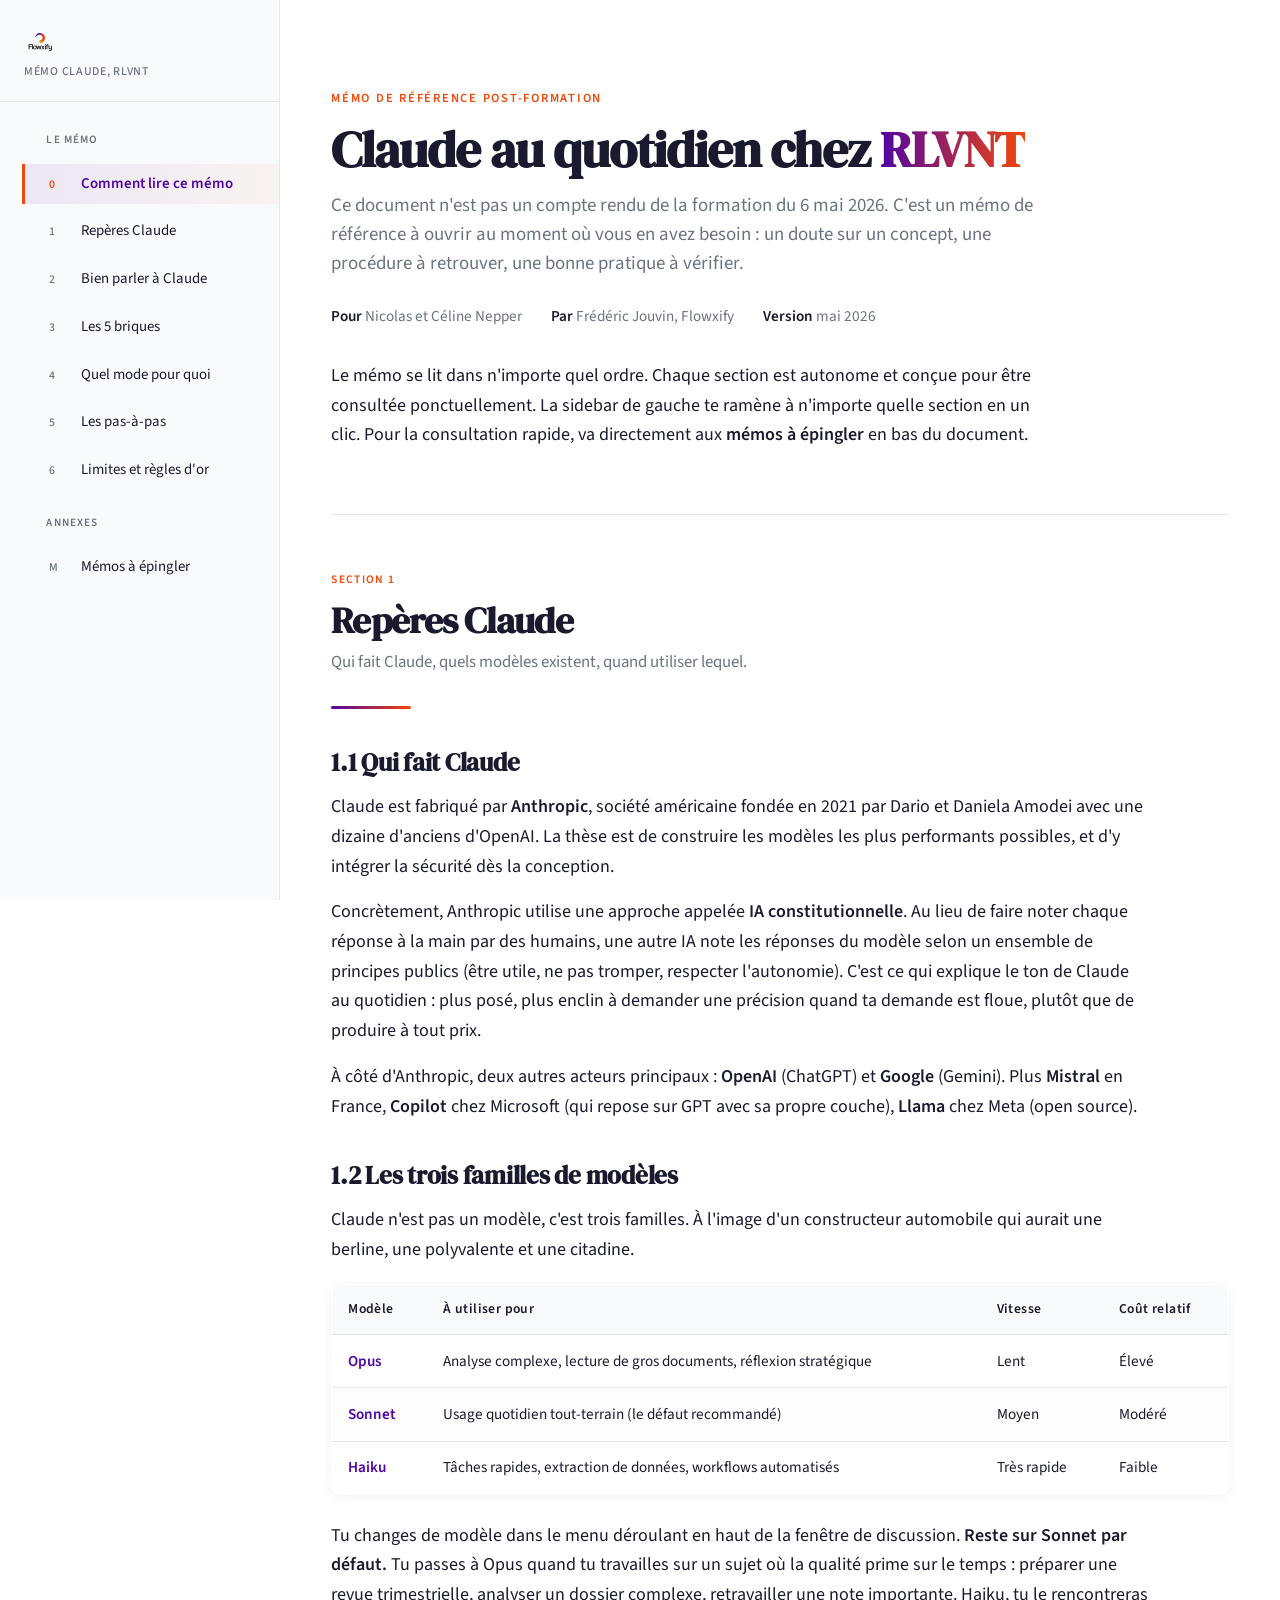
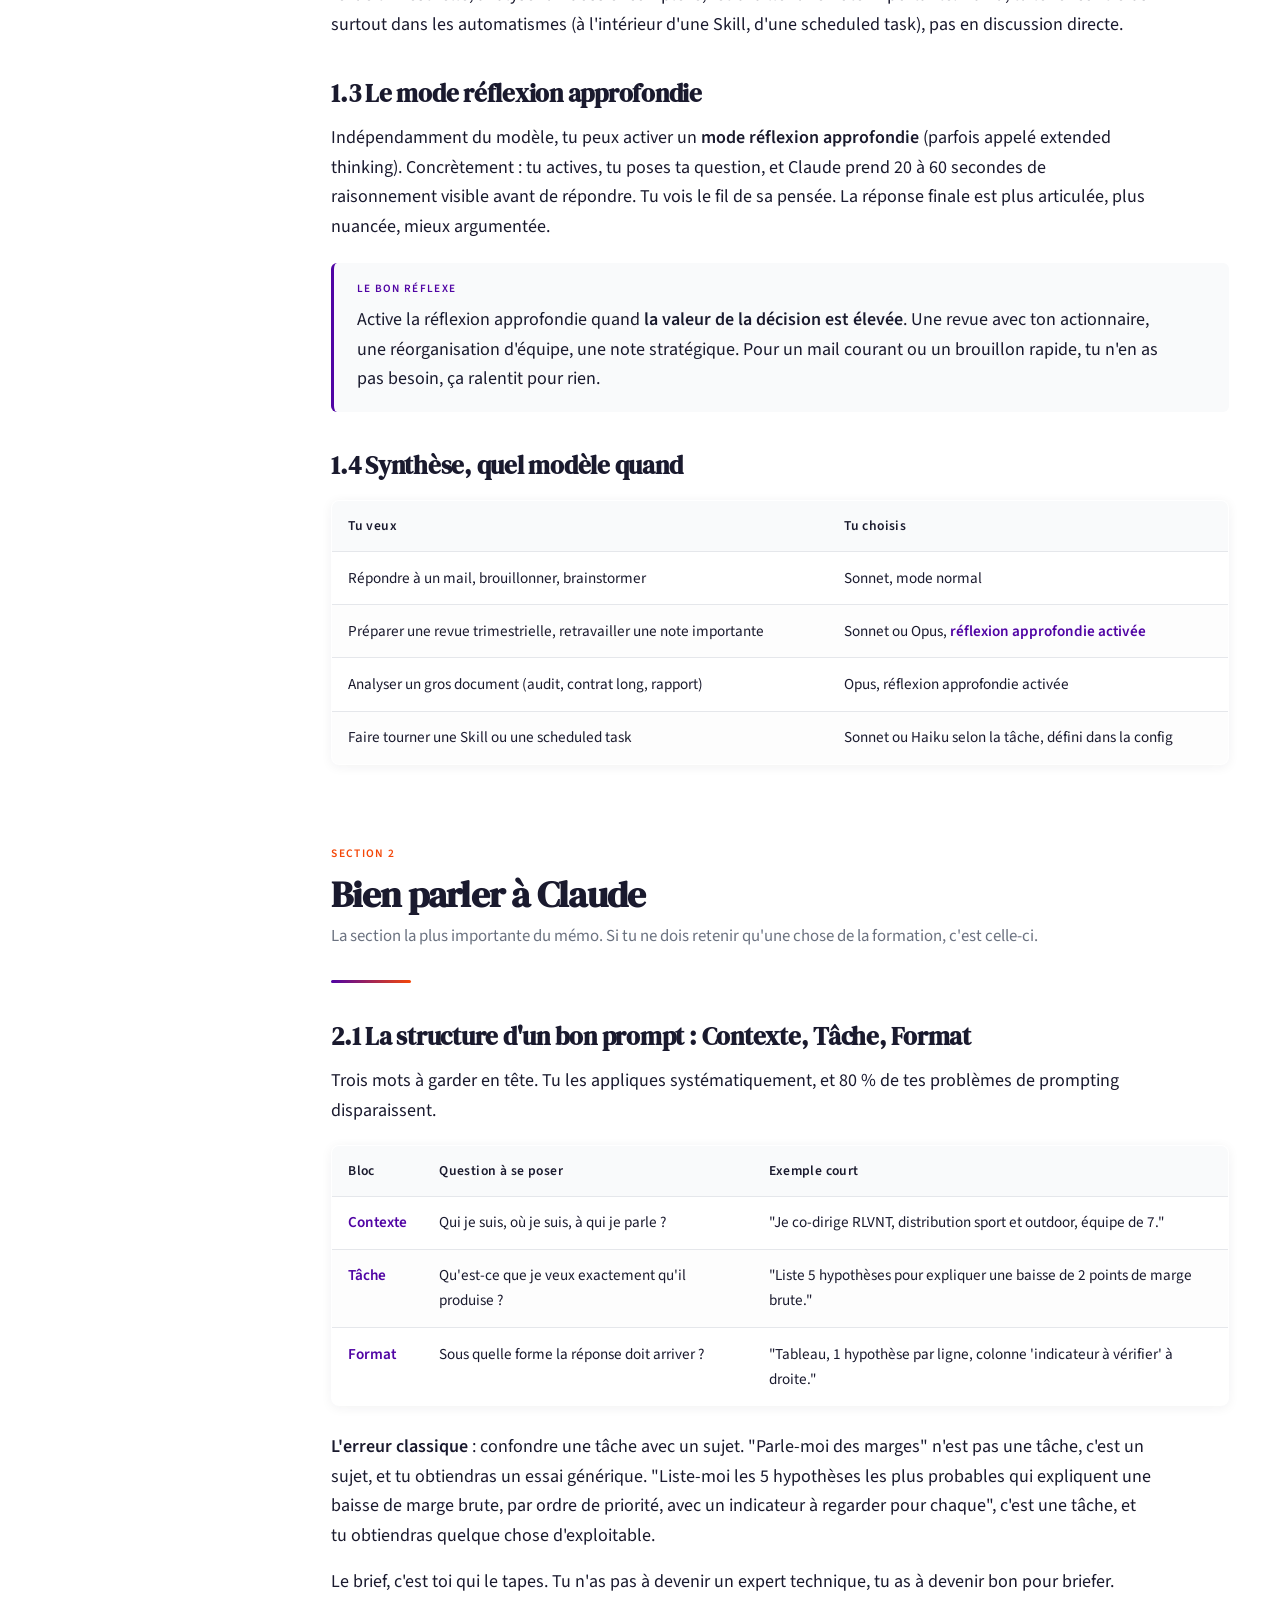
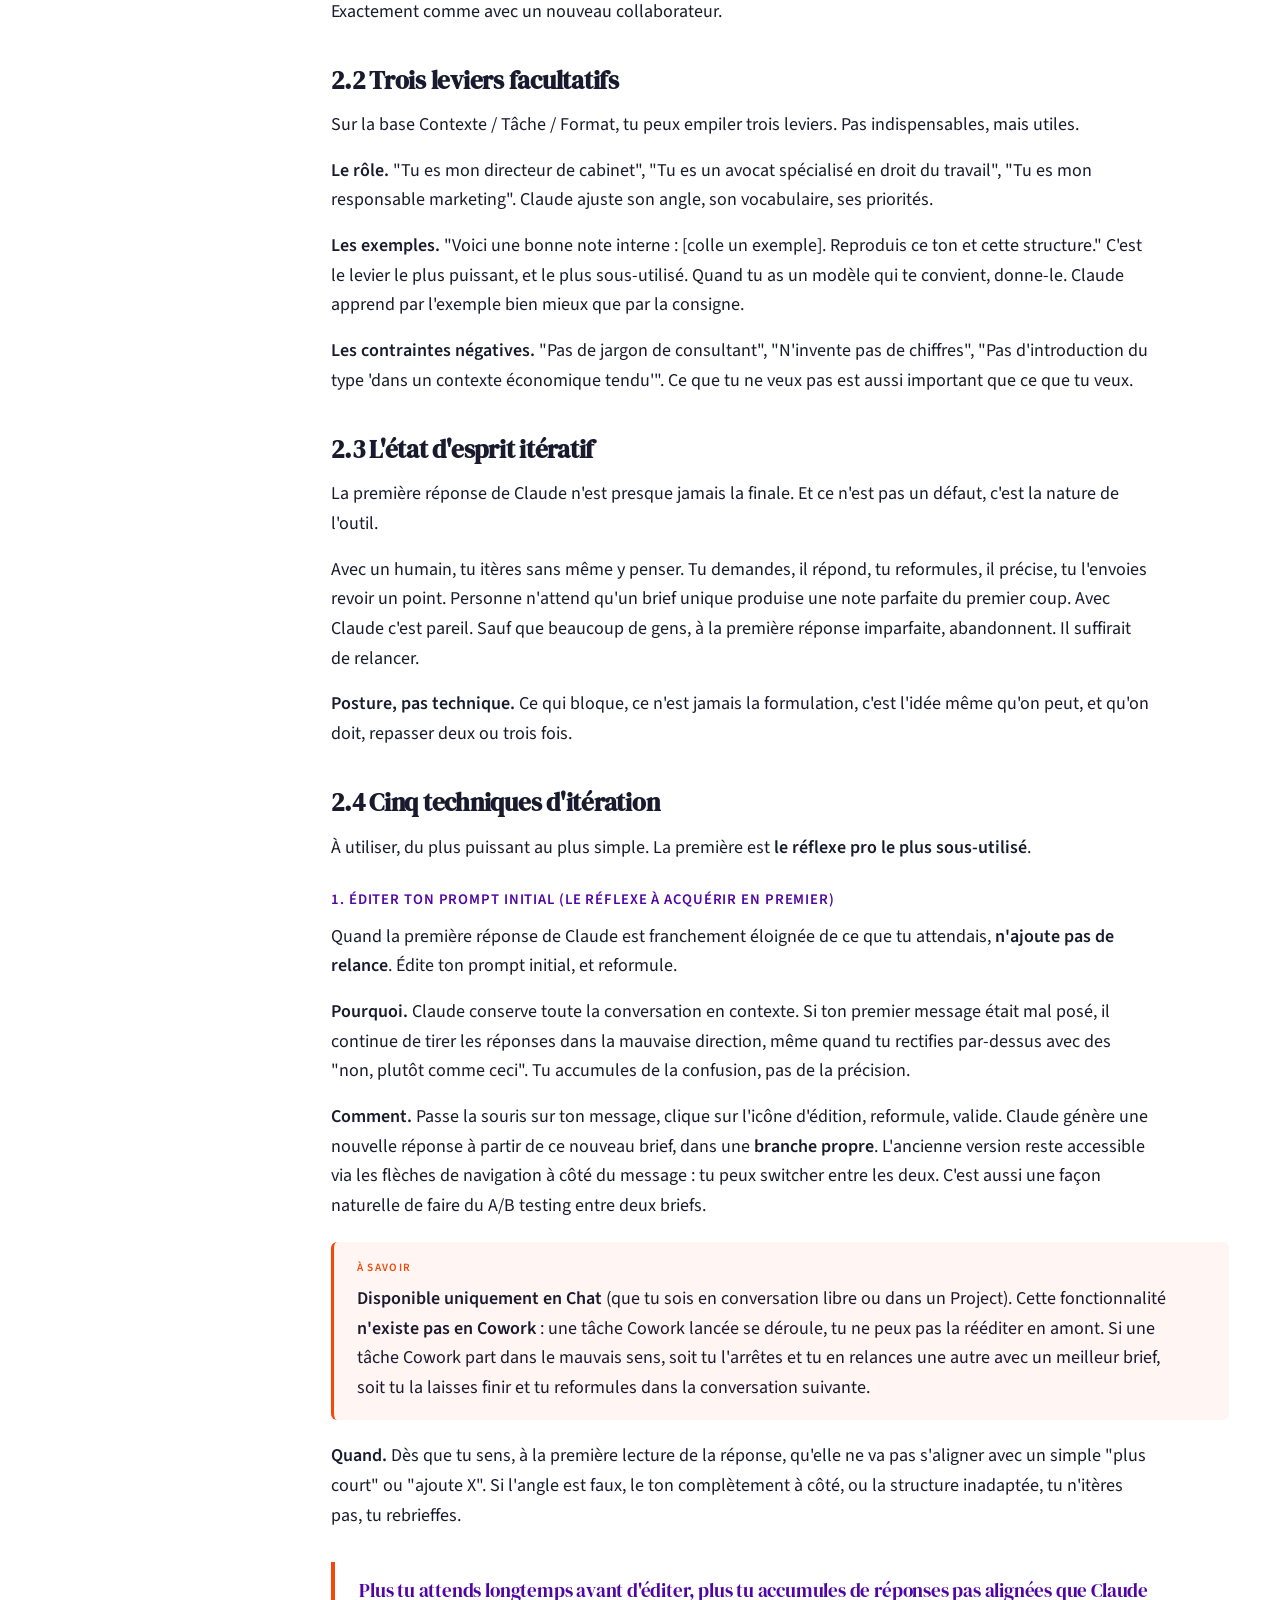
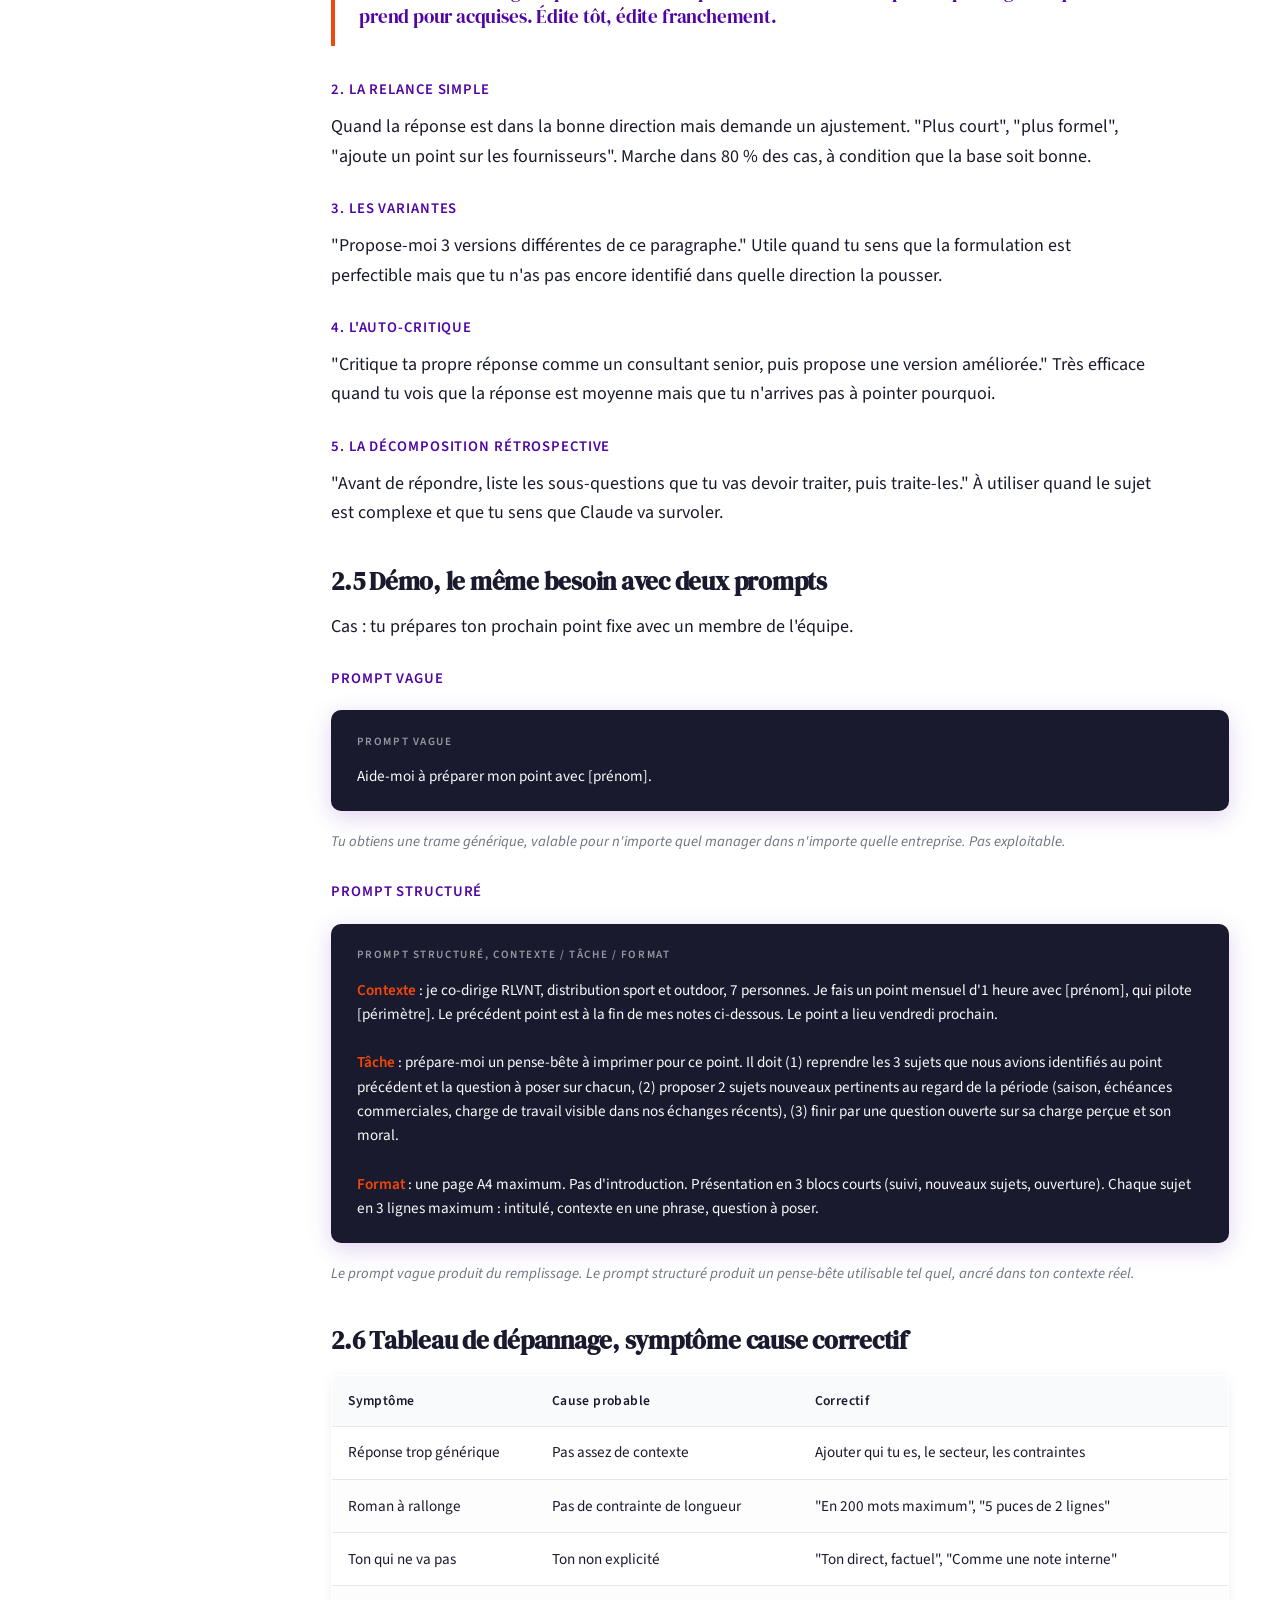
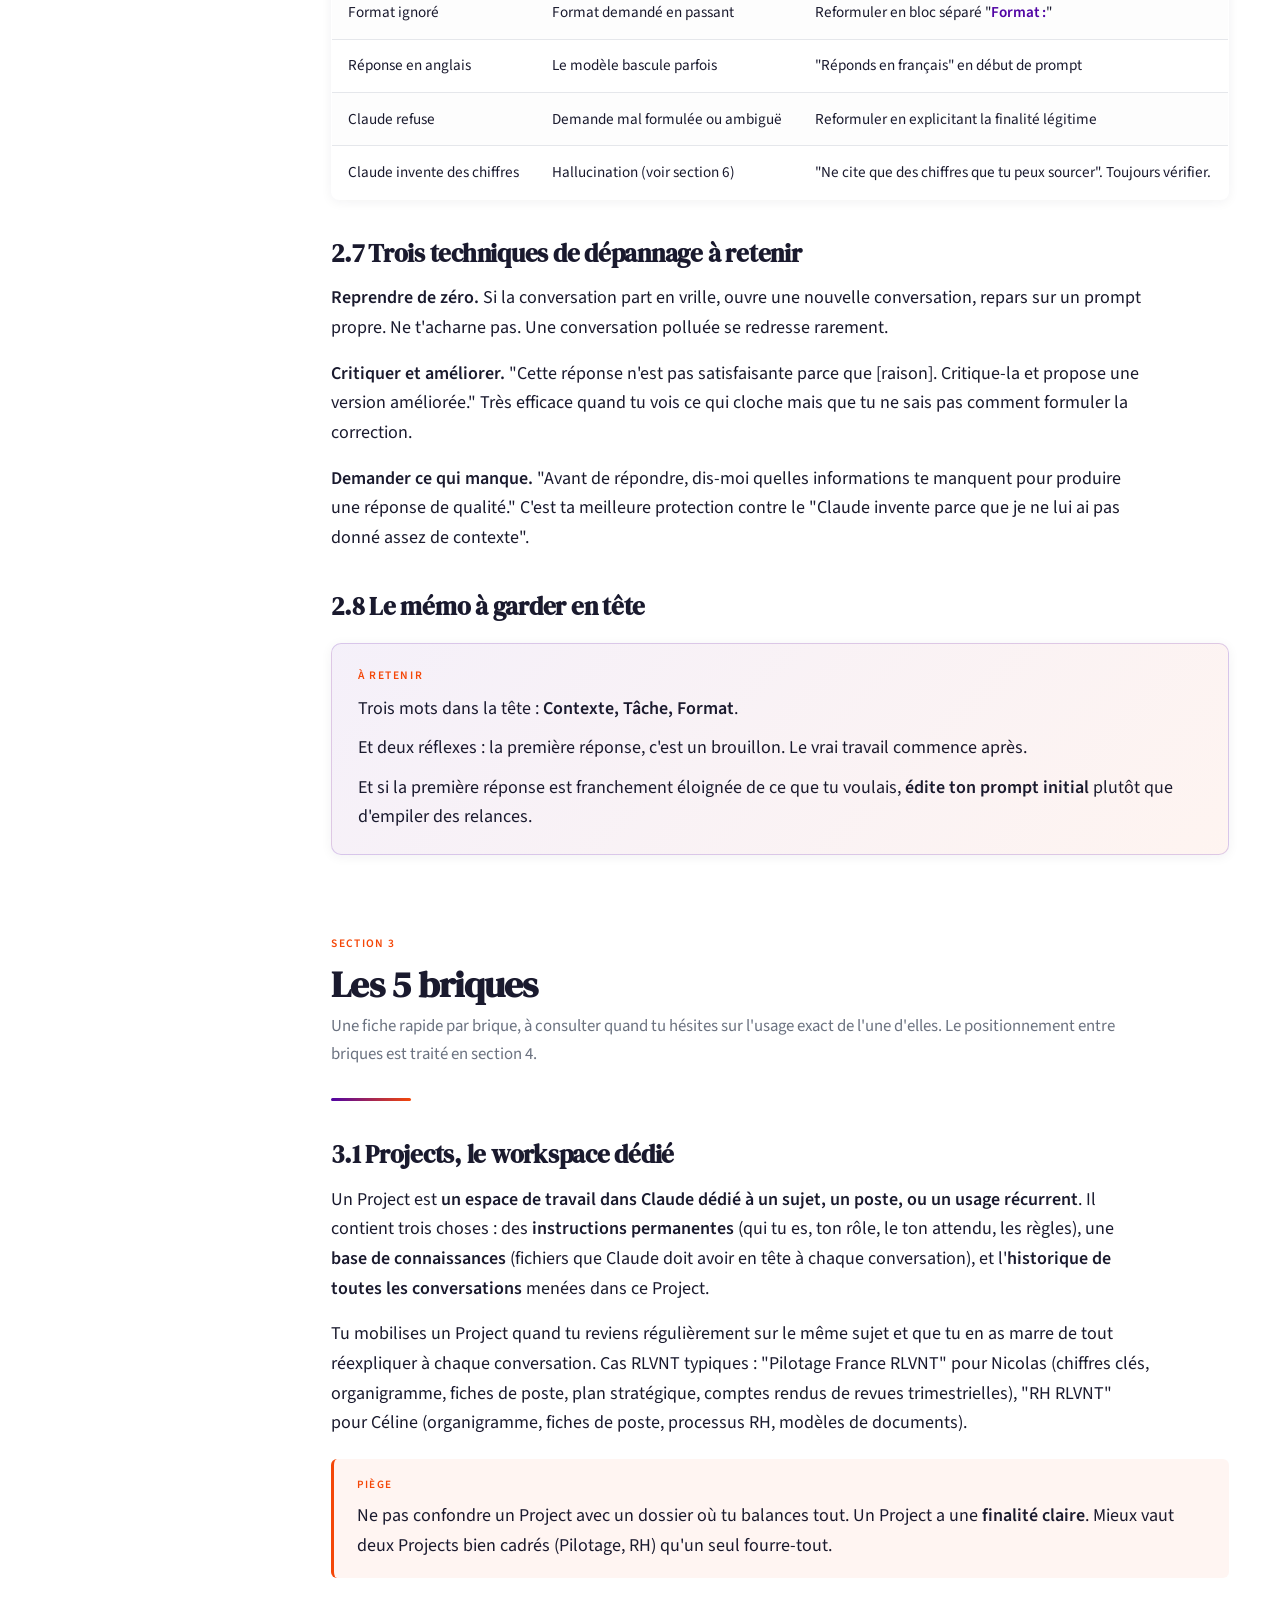
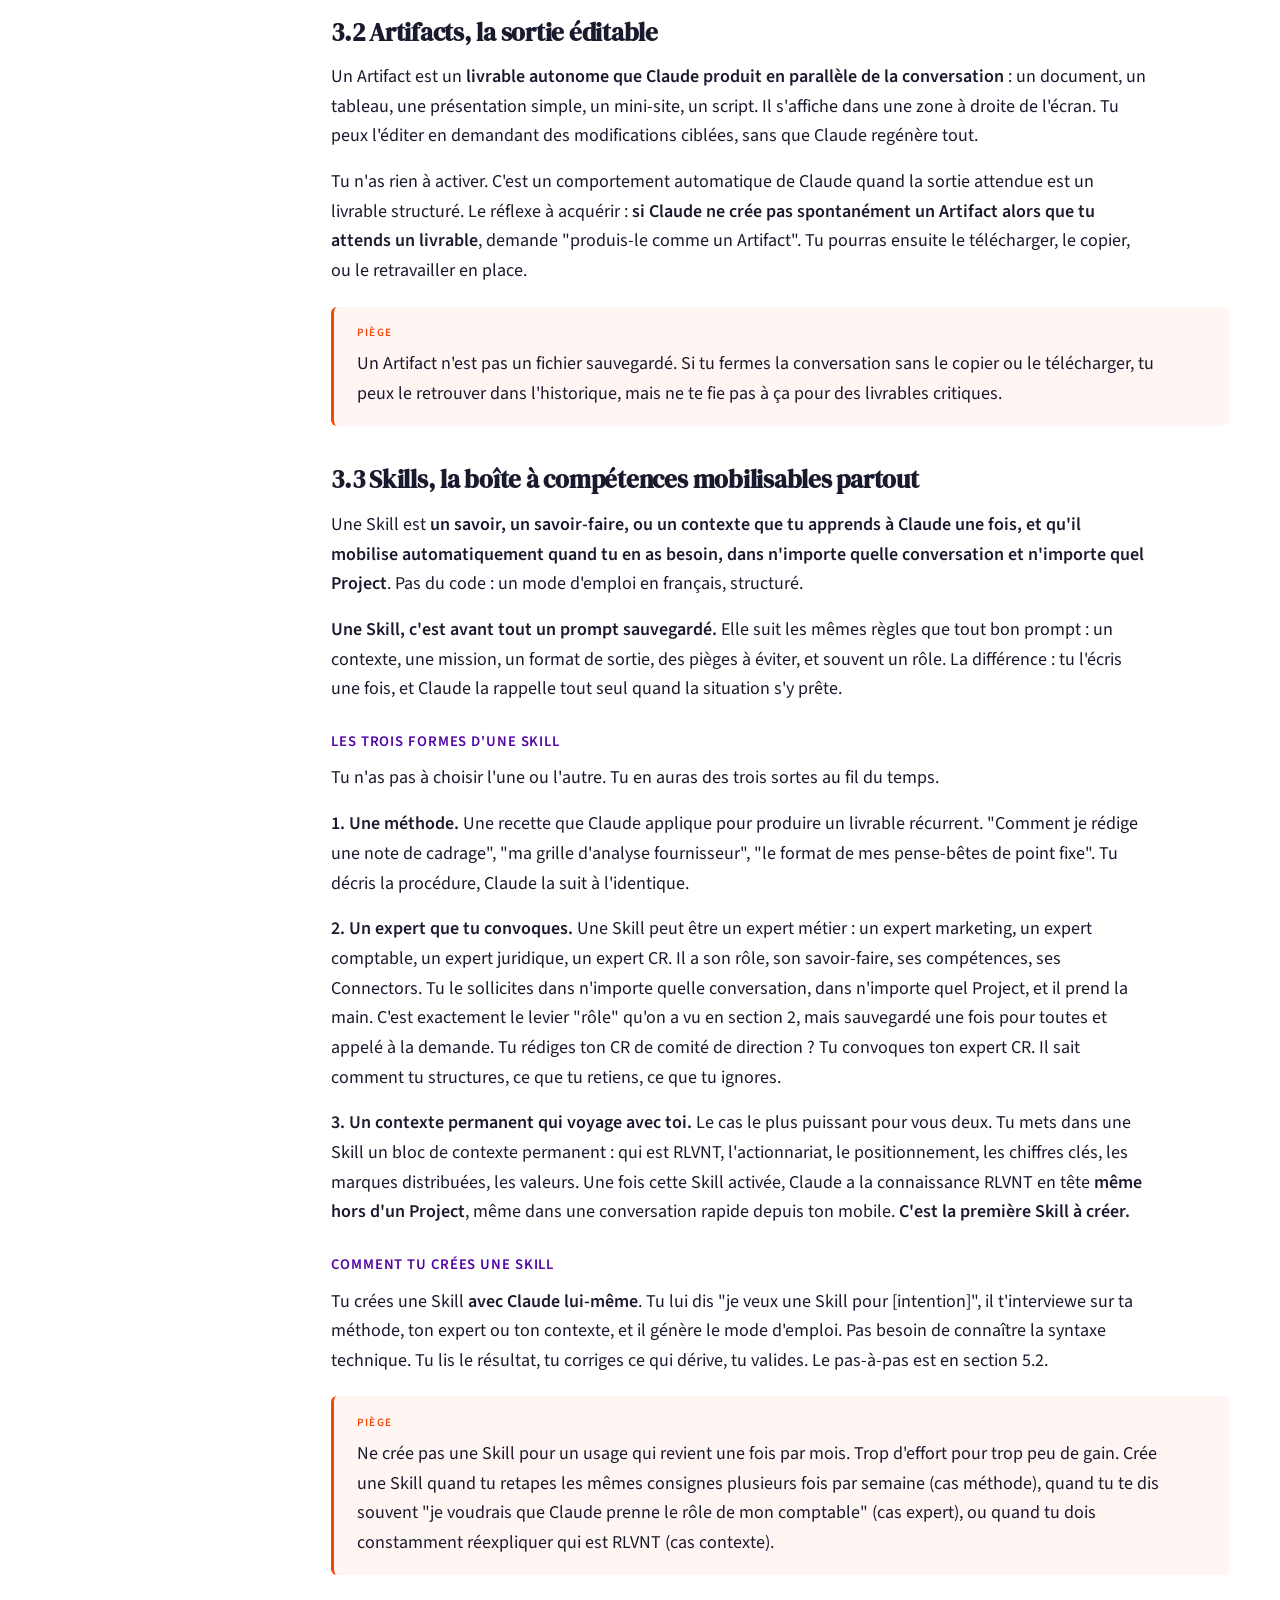
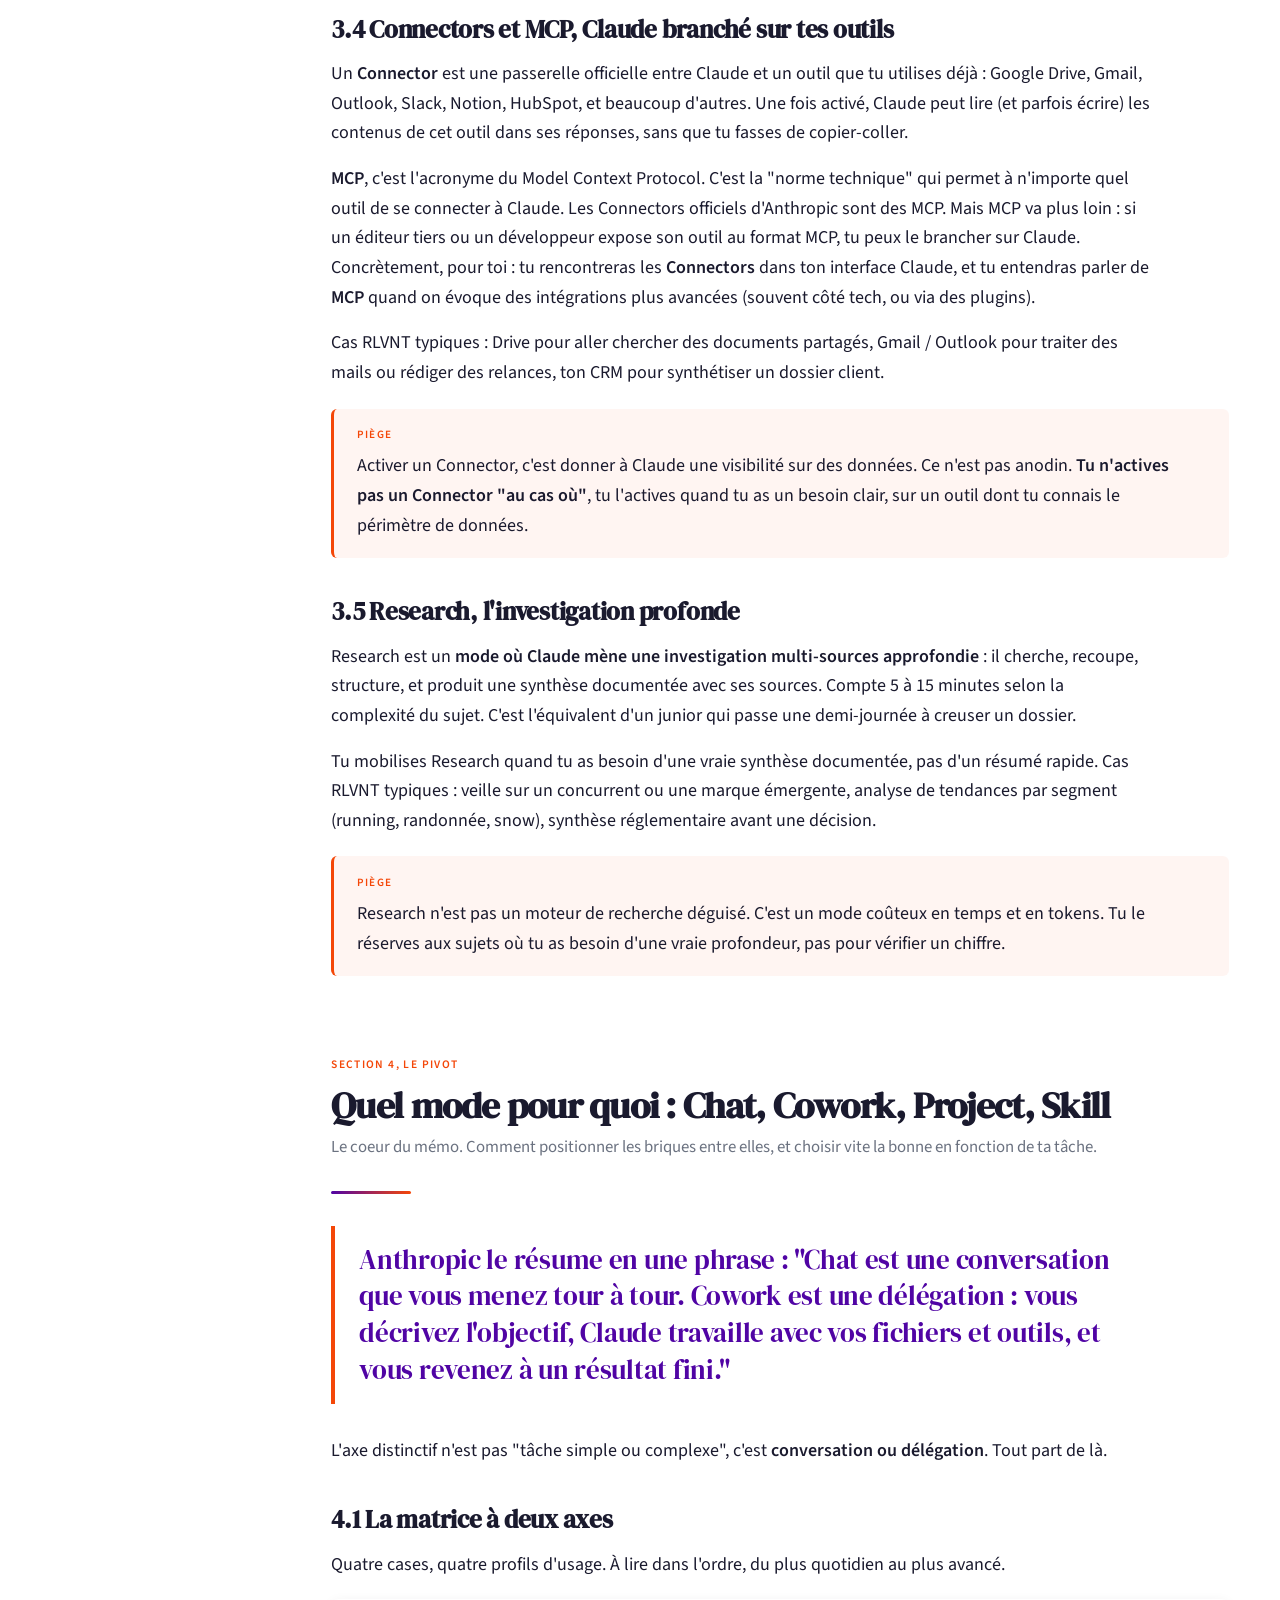
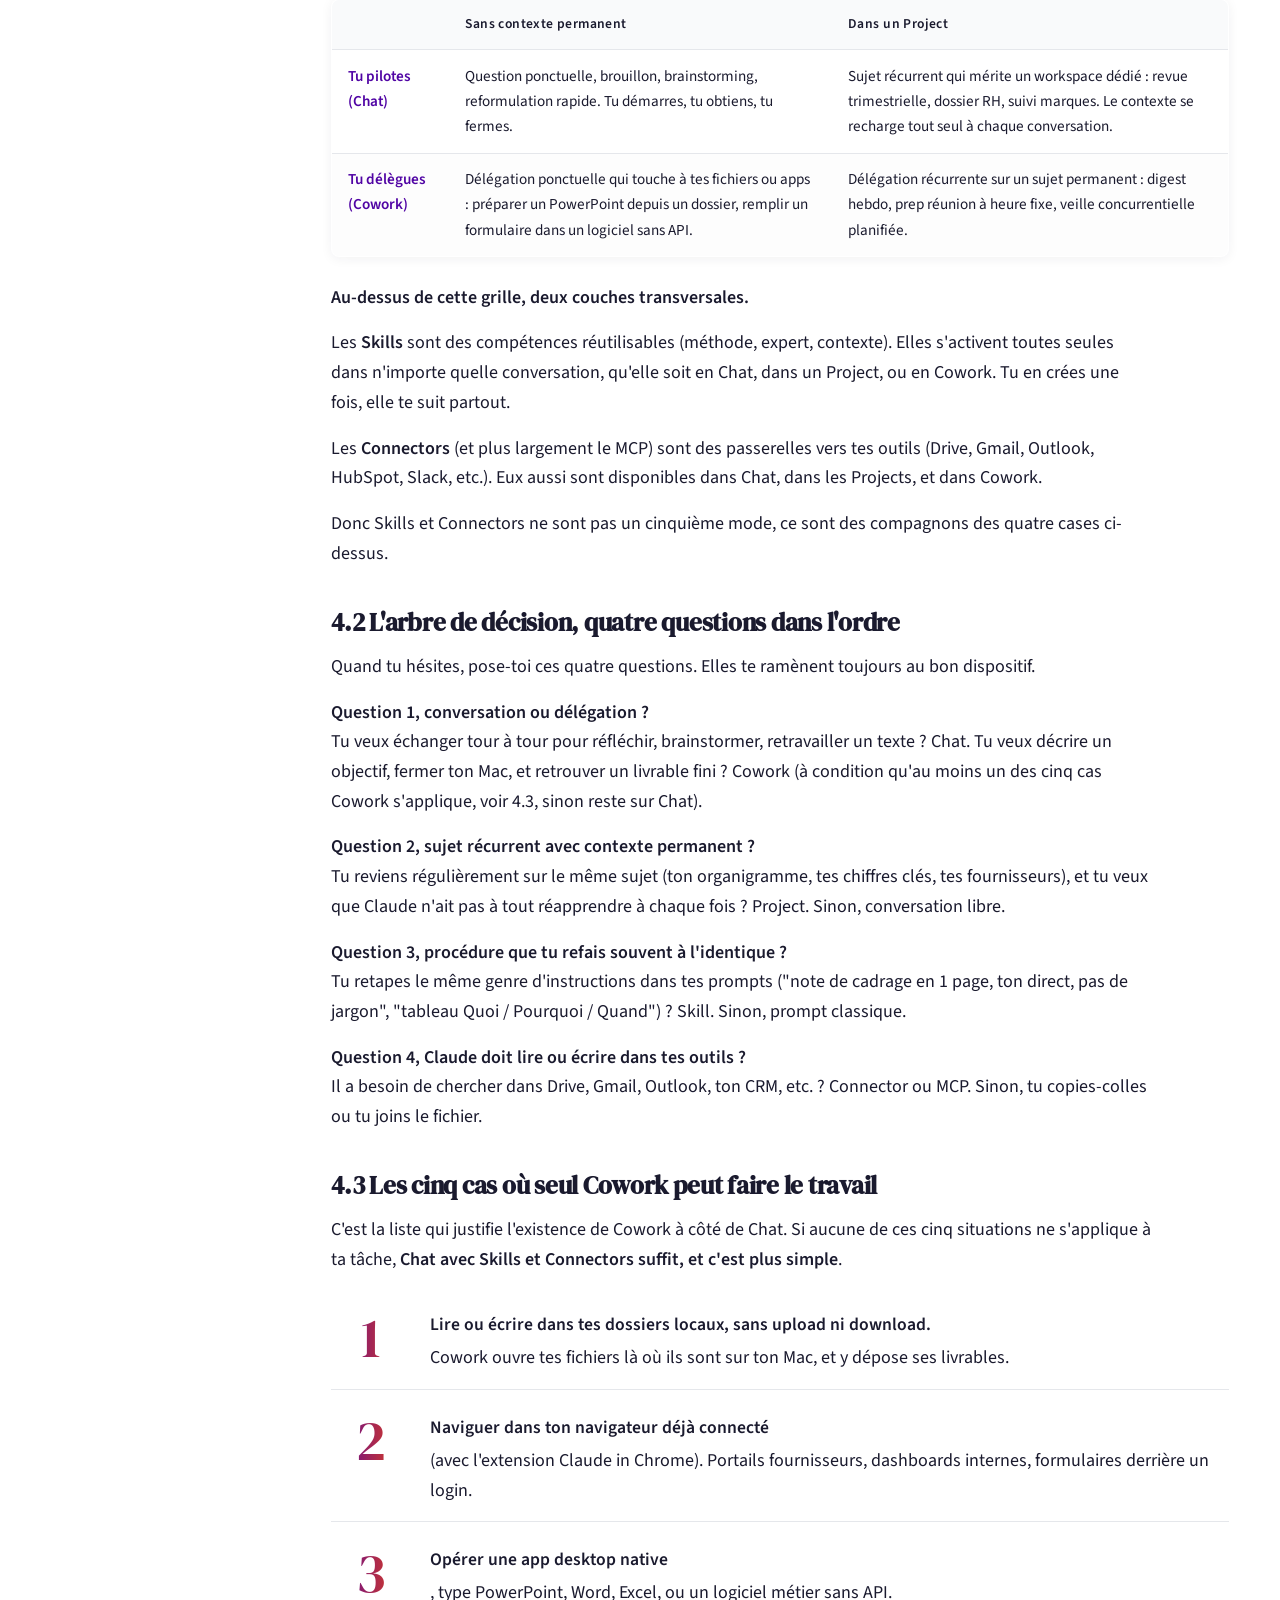
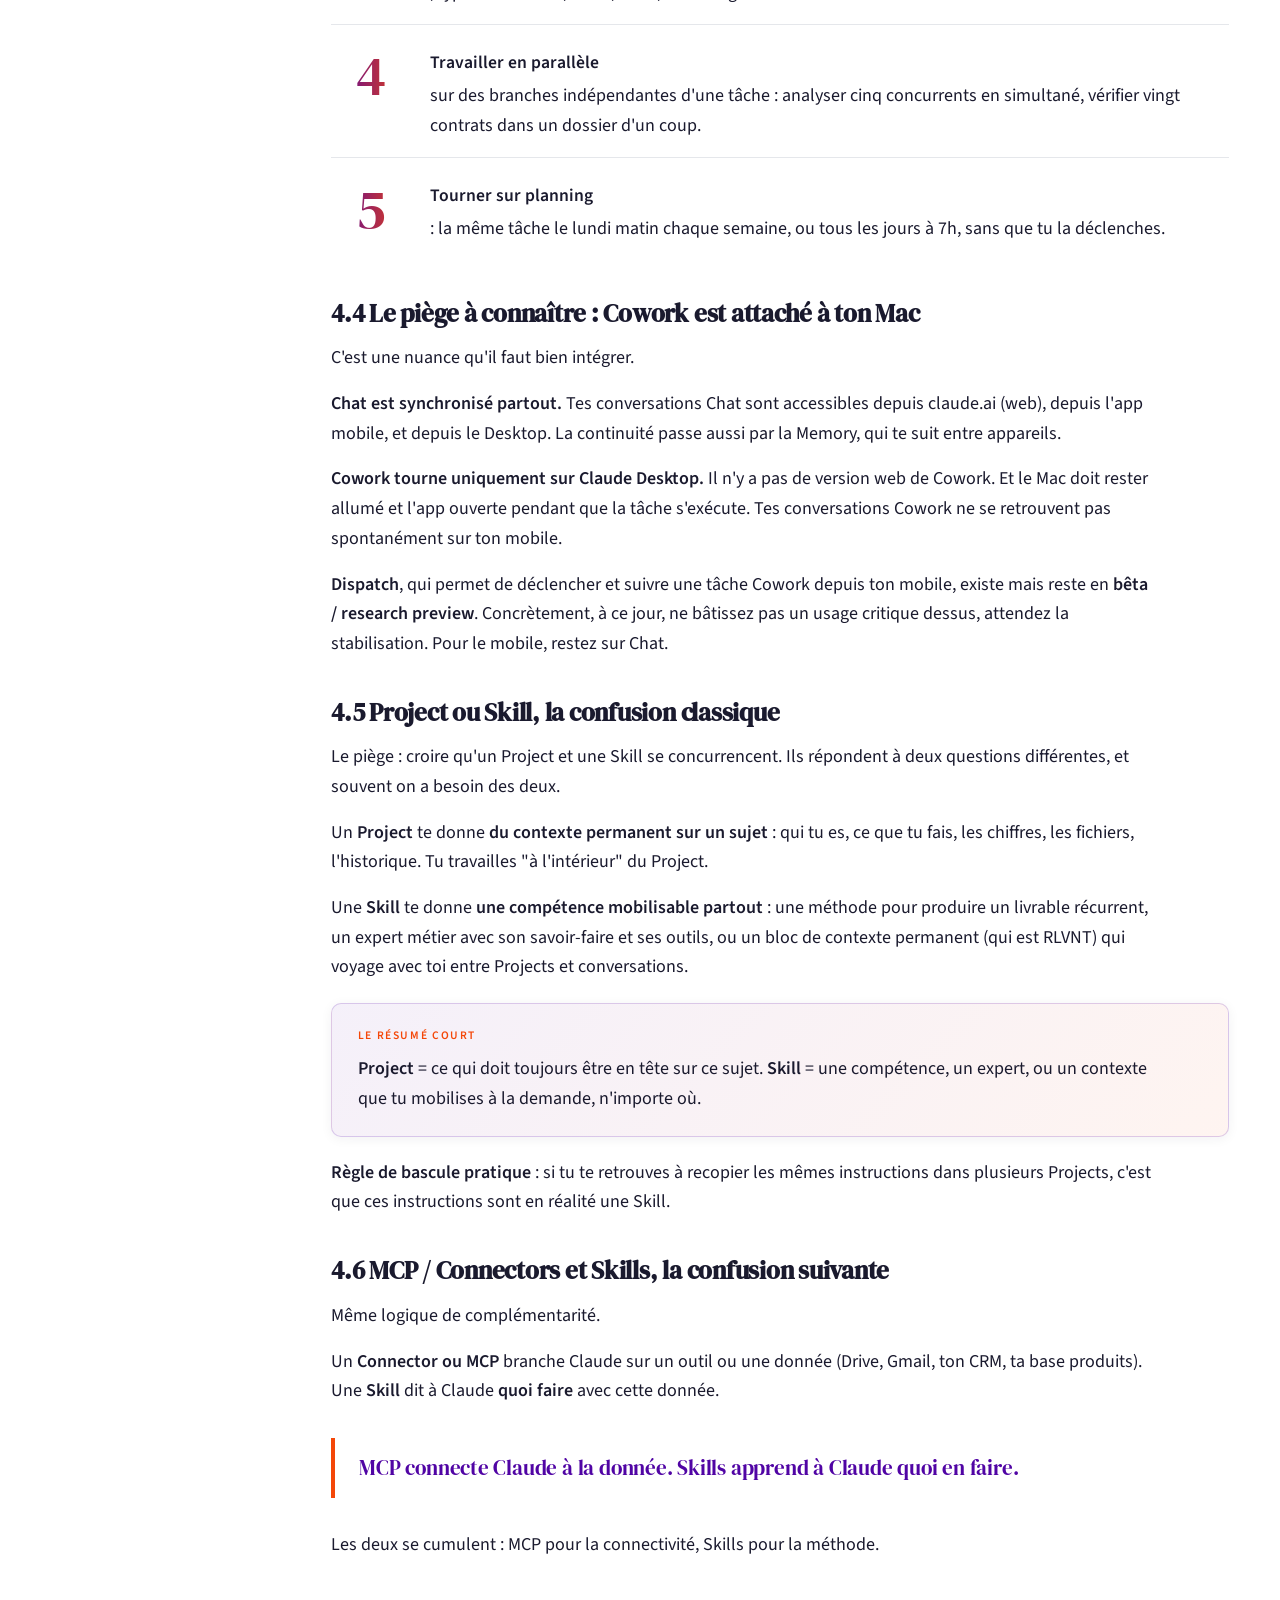
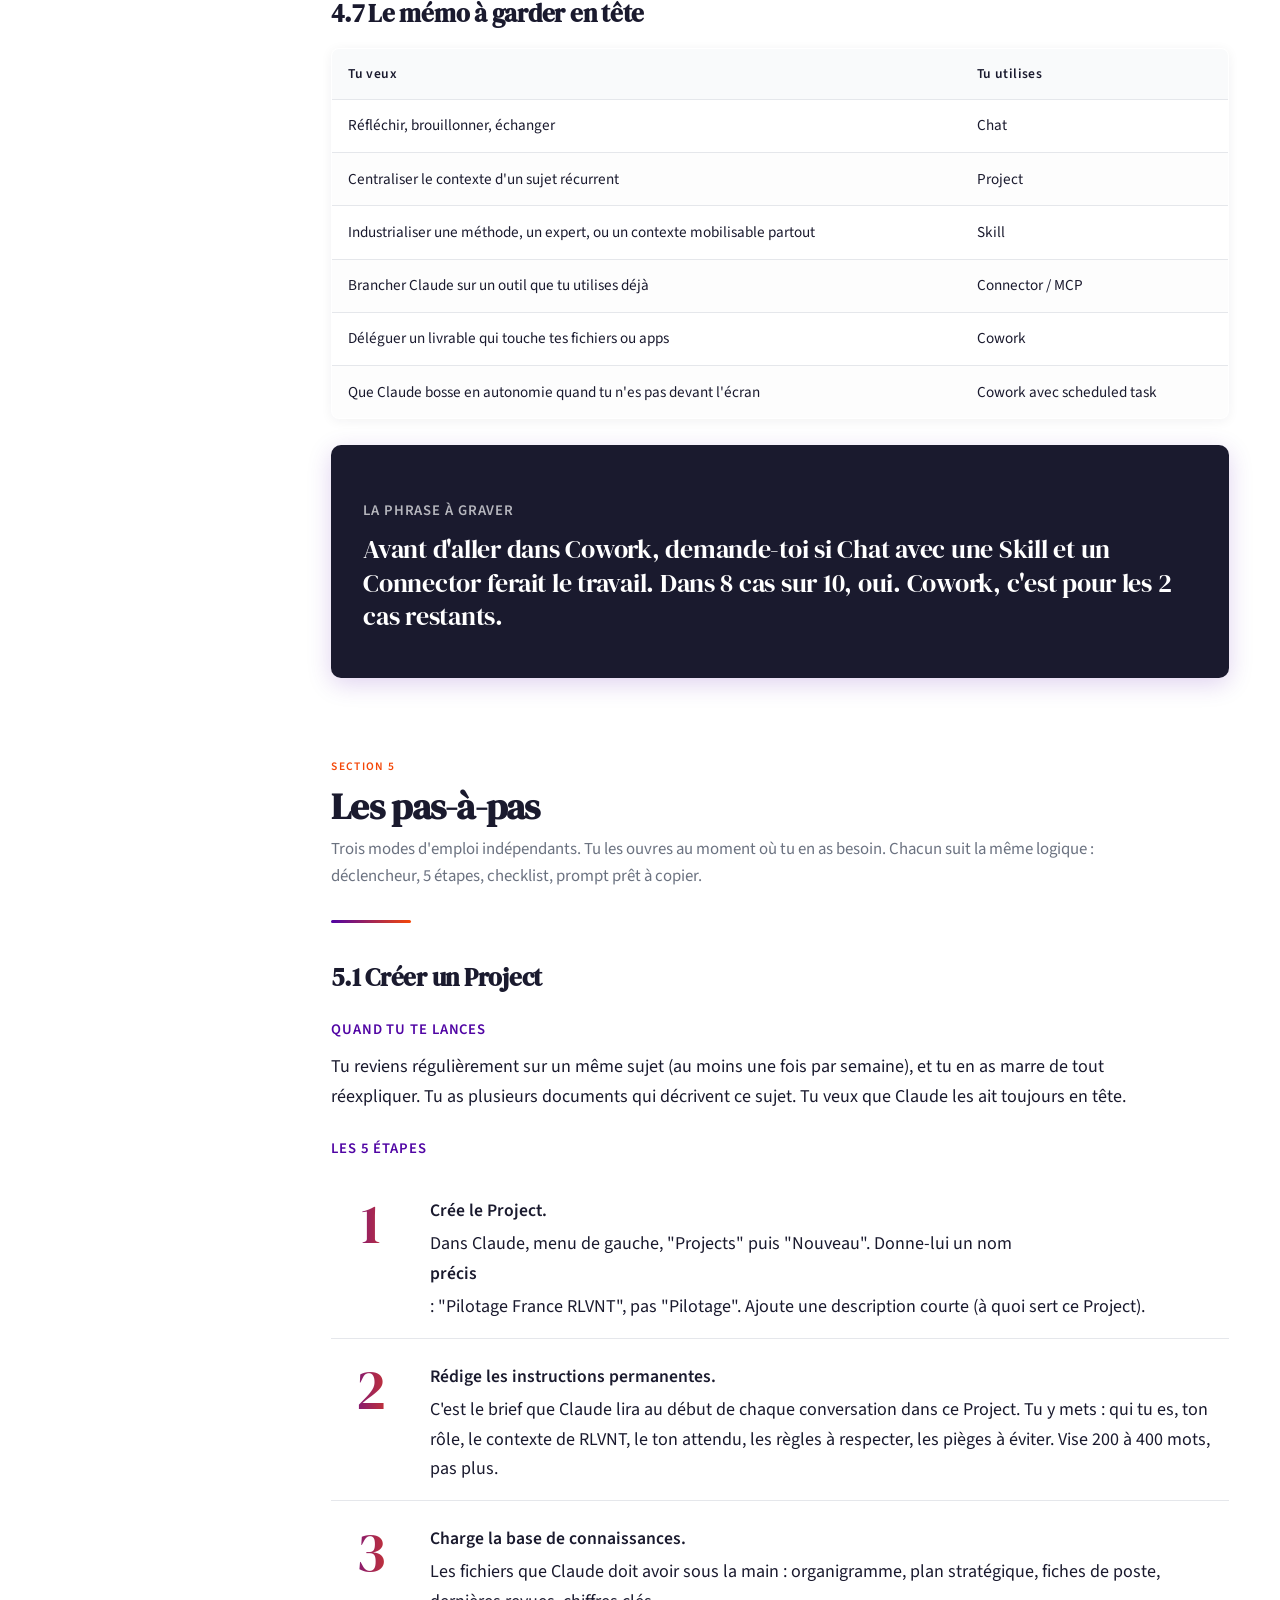
<file: formations/rlvnt-2026/index.html>
<!DOCTYPE html>
<html lang="fr">
<head>
<meta charset="UTF-8">
<meta name="viewport" content="width=device-width, initial-scale=1.0">
<meta name="robots" content="noindex, nofollow">
<title>Mémo Claude, RLVNT</title>
<link rel="preconnect" href="https://fonts.googleapis.com">
<link rel="preconnect" href="https://fonts.gstatic.com" crossorigin>
<link href="https://fonts.googleapis.com/css2?family=DM+Serif+Display:ital@0;1&family=Source+Sans+3:wght@300;400;500;600&display=swap" rel="stylesheet">
<style>
:root {
  --bg: #FFFFFF;
  --bg-alt: #F9FAFB;
  --bg-dark: #1A1A2E;
  --text: #1A1A2E;
  --muted: #6B7280;
  --accent: #5004A4;
  --accent-hover: #3D0380;
  --warm: #F44708;
  --border: #E5E7EB;
  --font-h: 'DM Serif Display', Georgia, serif;
  --font-b: 'Source Sans 3', Georgia, sans-serif;
  --shadow-soft: 0 2px 12px rgba(26,26,46,0.06);
  --shadow-violet: 0 6px 24px rgba(80,4,164,0.18);
  --shadow-warm: 0 6px 24px rgba(244,71,8,0.18);
  --gradient: linear-gradient(90deg, #5004A4 0%, #F44708 100%);
}
* { box-sizing: border-box; margin: 0; padding: 0; }
html { scroll-behavior: smooth; scroll-padding-top: 24px; }
body {
  font-family: var(--font-b);
  font-size: 18px;
  line-height: 1.65;
  color: var(--text);
  background: var(--bg);
  font-weight: 400;
  -webkit-font-smoothing: antialiased;
}
.layout { display: flex; min-height: 100vh; }
.sidebar {
  width: 280px;
  flex-shrink: 0;
  background: var(--bg-alt);
  border-right: 1px solid var(--border);
  position: sticky;
  top: 0;
  height: 100vh;
  overflow-y: auto;
  padding: 1.6rem 0;
}
.sidebar-brand {
  padding: 0 1.5rem 1.2rem;
  border-bottom: 1px solid var(--border);
  margin-bottom: 0.8rem;
}
.sidebar-brand .brand-logo {
  display: block;
  height: 32px;
  width: auto;
  max-width: 160px;
}
.sidebar-brand .brand-sub {
  font-size: 0.74rem;
  color: var(--muted);
  letter-spacing: 0.06em;
  text-transform: uppercase;
  margin-top: 0.3rem;
  font-weight: 500;
}
.sidebar-nav { list-style: none; }
.sidebar-nav .nav-section-title {
  padding: 1rem 1.5rem 0.45rem;
  font-size: 0.7rem;
  letter-spacing: 0.1em;
  text-transform: uppercase;
  color: var(--muted);
  font-weight: 600;
}
.sidebar-nav a {
  display: flex;
  align-items: baseline;
  gap: 0.6rem;
  padding: 0.5rem 1.5rem;
  color: var(--text);
  text-decoration: none;
  font-size: 0.93rem;
  border-left: 3px solid transparent;
  transition: all 0.3s ease;
}
.sidebar-nav a:hover {
  background: rgba(80,4,164,0.05);
  border-left-color: var(--accent);
  color: var(--accent);
}
.sidebar-nav a.active {
  background: linear-gradient(90deg, rgba(80,4,164,0.08) 0%, rgba(244,71,8,0.04) 100%);
  border-left-color: var(--warm);
  color: var(--accent);
  font-weight: 600;
}
.sidebar-nav .nav-num {
  font-size: 0.74rem;
  color: var(--muted);
  letter-spacing: 0.04em;
  font-variant-numeric: tabular-nums;
  font-weight: 500;
  min-width: 22px;
}
.sidebar-nav a.active .nav-num { color: var(--warm); font-weight: 600; }
.main { flex: 1; max-width: calc(100% - 280px); }
.main-inner {
  max-width: 1100px;
  margin: 0 auto;
  padding: 3rem 3.2rem 6rem;
}
.hero {
  padding: 2.5rem 0 3rem;
  margin-bottom: 3rem;
  border-bottom: 1px solid var(--border);
}
.hero-eyebrow {
  font-size: 0.78rem;
  letter-spacing: 0.14em;
  text-transform: uppercase;
  color: var(--warm);
  font-weight: 600;
  margin-bottom: 0.8rem;
}
.hero h1 {
  font-family: var(--font-h);
  font-size: 3.2rem;
  line-height: 1.1;
  letter-spacing: -0.02em;
  color: var(--text);
  margin-bottom: 0.6rem;
  max-width: 820px;
}
.hero h1 .accent {
  background: var(--gradient);
  -webkit-background-clip: text;
  background-clip: text;
  color: transparent;
}
.hero-lead {
  font-size: 1.18rem;
  color: var(--muted);
  margin-top: 0.8rem;
  max-width: 720px;
  line-height: 1.55;
}
.hero-meta {
  display: flex;
  gap: 1.8rem;
  margin-top: 1.6rem;
  flex-wrap: wrap;
  font-size: 0.95rem;
  color: var(--muted);
}
.hero-meta strong { color: var(--text); font-weight: 600; }
section.seq {
  margin-bottom: 4.5rem;
  scroll-margin-top: 24px;
}
.seq-header {
  margin-bottom: 1.8rem;
  padding-bottom: 1rem;
  position: relative;
}
.seq-header::after {
  content: '';
  display: block;
  position: absolute;
  bottom: 0; left: 0;
  width: 80px;
  height: 3px;
  background: var(--gradient);
  border-radius: 2px;
}
.seq-tag {
  display: inline-block;
  font-size: 0.72rem;
  letter-spacing: 0.12em;
  text-transform: uppercase;
  color: var(--warm);
  font-weight: 600;
  margin-bottom: 0.6rem;
}
.seq-header h2 {
  font-family: var(--font-h);
  font-size: 2.3rem;
  line-height: 1.15;
  letter-spacing: -0.02em;
  margin-bottom: 0.5rem;
}
.seq-lead {
  font-size: 1.05rem;
  color: var(--muted);
  margin-top: 0.4rem;
  max-width: 820px;
}
h3 {
  font-family: var(--font-h);
  font-size: 1.55rem;
  line-height: 1.25;
  letter-spacing: -0.01em;
  margin: 2.4rem 0 0.9rem;
  color: var(--text);
}
h4 {
  font-family: var(--font-b);
  font-size: 0.92rem;
  font-weight: 600;
  letter-spacing: 0.06em;
  text-transform: uppercase;
  color: var(--accent);
  margin: 1.6rem 0 0.6rem;
}
p { margin-bottom: 1rem; max-width: 820px; }
ul, ol { margin: 0.6rem 0 1.1rem 1.4rem; max-width: 820px; }
li { margin-bottom: 0.45rem; }
strong { font-weight: 600; }
em { font-style: italic; }
a { color: var(--accent); text-decoration: underline; text-decoration-thickness: 1px; text-underline-offset: 3px; }
a:hover { color: var(--accent-hover); }
code {
  font-family: ui-monospace, SFMono-Regular, Menlo, monospace;
  background: rgba(80,4,164,0.08);
  padding: 0.12em 0.42em;
  border-radius: 4px;
  font-size: 0.88em;
}
.card {
  border-radius: 10px;
  padding: 1.4rem 1.6rem;
  margin: 1.3rem 0;
  max-width: 900px;
}
.card-objectif {
  background: linear-gradient(135deg, rgba(80,4,164,0.04) 0%, rgba(244,71,8,0.04) 100%);
  border: 1px solid rgba(80,4,164,0.18);
  border-left: 4px solid var(--warm);
  box-shadow: var(--shadow-soft);
}
.card-objectif .card-eyebrow {
  font-size: 0.7rem;
  letter-spacing: 0.12em;
  text-transform: uppercase;
  color: var(--warm);
  font-weight: 600;
  margin-bottom: 0.5rem;
}
.card-pourquoi {
  background: var(--bg-alt);
  border-left: 3px solid var(--accent);
  padding: 1.1rem 1.4rem;
  border-radius: 6px;
}
.card-pourquoi .card-eyebrow {
  font-size: 0.7rem;
  letter-spacing: 0.12em;
  text-transform: uppercase;
  color: var(--accent);
  font-weight: 600;
  margin-bottom: 0.4rem;
}
.card-retenir {
  background: linear-gradient(135deg, rgba(80,4,164,0.06) 0%, rgba(244,71,8,0.06) 100%);
  border: 1px solid rgba(80,4,164,0.18);
  box-shadow: var(--shadow-soft);
}
.card-retenir .card-eyebrow {
  font-size: 0.72rem;
  letter-spacing: 0.14em;
  text-transform: uppercase;
  color: var(--warm);
  font-weight: 600;
  margin-bottom: 0.55rem;
}
.card-piege {
  background: rgba(244,71,8,0.05);
  border-left: 3px solid var(--warm);
  padding: 1.1rem 1.4rem;
  border-radius: 6px;
}
.card-piege .card-eyebrow {
  font-size: 0.7rem;
  letter-spacing: 0.12em;
  text-transform: uppercase;
  color: var(--warm);
  font-weight: 600;
  margin-bottom: 0.4rem;
}
.card-rupture {
  background: var(--bg-dark);
  color: #F9FAFB;
  border: none;
  padding: 1.8rem 2rem;
  box-shadow: var(--shadow-violet);
}
.card-rupture h4 { color: #F9FAFB; opacity: 0.7; }
.card-rupture strong { color: #FFFFFF; }
.card-rupture .manifeste {
  font-family: var(--font-h);
  font-size: 1.6rem;
  line-height: 1.3;
  color: #FFFFFF;
  letter-spacing: -0.01em;
}
.prompt {
  background: var(--bg-dark);
  color: #F9FAFB;
  padding: 1.4rem 1.6rem;
  border-radius: 10px;
  font-family: 'Source Sans 3', sans-serif;
  font-weight: 400;
  font-size: 0.95rem;
  line-height: 1.6;
  margin: 1.2rem 0;
  white-space: pre-wrap;
  box-shadow: var(--shadow-violet);
  max-width: 900px;
}
.prompt strong { color: var(--warm); font-weight: 600; }
.prompt-label {
  display: block;
  font-size: 0.7rem;
  letter-spacing: 0.14em;
  text-transform: uppercase;
  color: rgba(255,255,255,0.55);
  margin-bottom: 0.85rem;
  font-weight: 600;
}
.prompt-comment {
  font-size: 0.92rem;
  color: var(--muted);
  margin-top: 0.4rem;
  margin-bottom: 1.4rem;
  font-style: italic;
  max-width: 820px;
}
.pullquote {
  font-family: var(--font-h);
  font-size: 1.7rem;
  line-height: 1.35;
  letter-spacing: -0.01em;
  color: var(--accent);
  border-left: 4px solid var(--warm);
  padding: 1rem 0 1rem 1.5rem;
  margin: 2rem 0;
  max-width: 820px;
}
table {
  width: 100%;
  border-collapse: collapse;
  margin: 1.2rem 0 1.6rem;
  font-size: 0.95rem;
  background: var(--bg);
  border: 1px solid var(--border);
  border-radius: 8px;
  overflow: hidden;
  box-shadow: var(--shadow-soft);
}
th, td {
  padding: 0.85rem 1rem;
  text-align: left;
  vertical-align: top;
  border-bottom: 1px solid var(--border);
}
th {
  background: var(--bg-alt);
  font-weight: 600;
  font-size: 0.85rem;
  letter-spacing: 0.03em;
  color: var(--text);
}
tr:last-child td { border-bottom: none; }
tr:nth-child(even) td { background: rgba(249,250,251,0.4); }
td strong { color: var(--accent); }
.bignum-list {
  list-style: none;
  margin: 1.2rem 0 1.6rem;
  padding: 0;
  max-width: 900px;
}
.bignum-list li {
  display: grid;
  grid-template-columns: 80px 1fr;
  gap: 1.2rem;
  align-items: start;
  padding: 1rem 0;
  border-bottom: 1px solid var(--border);
}
.bignum-list li:last-child { border-bottom: none; }
.bignum-list .bn {
  font-family: var(--font-h);
  font-size: 3.5rem;
  line-height: 1;
  background: var(--gradient);
  -webkit-background-clip: text;
  background-clip: text;
  color: transparent;
  text-align: center;
}
.bignum-list .bn-content strong {
  display: block;
  font-size: 1.1rem;
  color: var(--text);
  margin-bottom: 0.25rem;
}
.checks {
  list-style: none;
  margin: 0.8rem 0;
  padding: 0;
}
.checks li {
  padding: 0.45rem 0 0.45rem 2rem;
  position: relative;
  font-size: 0.95rem;
}
.checks li::before {
  content: '';
  position: absolute;
  left: 0;
  top: 0.65rem;
  width: 16px;
  height: 16px;
  border: 2px solid var(--warm);
  border-radius: 3px;
}
.matrix-2x2 {
  display: grid;
  grid-template-columns: 1fr 1fr;
  gap: 1rem;
  margin: 1.4rem 0;
  max-width: 900px;
}
.matrix-cell {
  background: var(--bg-alt);
  border: 1px solid var(--border);
  border-radius: 8px;
  padding: 1.1rem 1.3rem;
}
.matrix-cell .matrix-label {
  font-size: 0.72rem;
  letter-spacing: 0.08em;
  text-transform: uppercase;
  color: var(--accent);
  font-weight: 600;
  margin-bottom: 0.4rem;
}
.matrix-cell strong {
  display: block;
  font-size: 1.05rem;
  margin-bottom: 0.3rem;
  color: var(--text);
}
.matrix-cell p {
  font-size: 0.92rem;
  color: var(--muted);
  margin: 0;
  line-height: 1.5;
}
.transition {
  font-size: 0.95rem;
  color: var(--muted);
  font-style: italic;
  text-align: center;
  margin: 2rem 0 0;
  padding-top: 1.2rem;
  border-top: 1px dashed var(--border);
  max-width: 820px;
  margin-left: auto;
  margin-right: auto;
}
.memo-block {
  background: linear-gradient(135deg, rgba(80,4,164,0.04) 0%, rgba(244,71,8,0.04) 100%);
  border: 1px solid rgba(80,4,164,0.2);
  border-radius: 10px;
  padding: 1.5rem 1.8rem;
  margin: 1.2rem 0;
  max-width: 900px;
  position: relative;
}
.memo-block::before {
  content: '';
  position: absolute;
  top: 0; left: 0; right: 0;
  height: 4px;
  background: var(--gradient);
  border-radius: 10px 10px 0 0;
}
.memo-block .memo-num {
  font-family: var(--font-h);
  font-size: 0.85rem;
  letter-spacing: 0.16em;
  text-transform: uppercase;
  color: var(--warm);
  font-weight: 600;
  margin-bottom: 0.5rem;
}
.memo-block h4 {
  font-family: var(--font-h);
  font-size: 1.4rem;
  letter-spacing: -0.01em;
  text-transform: none;
  color: var(--text);
  margin: 0 0 1rem;
  font-weight: normal;
}
.memo-block p { margin-bottom: 0.7rem; }
.memo-block p:last-child { margin-bottom: 0; }
@media print {
  .sidebar { display: none; }
  .main { max-width: 100%; }
  .main-inner { padding: 1rem; max-width: 100%; }
  section.seq { page-break-after: always; }
  .prompt, .card-rupture { box-shadow: none; }
  .hero { page-break-after: always; }
}
@media (max-width: 980px) {
  .layout { flex-direction: column; }
  .sidebar { width: 100%; position: static; height: auto; padding: 1rem 0; }
  .main { max-width: 100%; }
  .main-inner { padding: 1.5rem 1.3rem 4rem; }
  .hero h1 { font-size: 2.2rem; }
  .seq-header h2 { font-size: 1.7rem; }
  h3 { font-size: 1.3rem; }
  .matrix-2x2 { grid-template-columns: 1fr; }
}
a:focus-visible { outline: 2px solid var(--warm); outline-offset: 3px; border-radius: 3px; }

</style>
</head>
<body>
<div class="layout">

<aside class="sidebar">
  <div class="sidebar-brand">
    <img src="/logo.png" alt="Flowxify" class="brand-logo">
    <div class="brand-sub">Mémo Claude, RLVNT</div>
  </div>
  <ul class="sidebar-nav">
    <li class="nav-section-title">Le mémo</li>
    <li><a href="#hero"><span class="nav-num">0</span><span>Comment lire ce mémo</span></a></li>
    <li><a href="#s1"><span class="nav-num">1</span><span>Repères Claude</span></a></li>
    <li><a href="#s2"><span class="nav-num">2</span><span>Bien parler à Claude</span></a></li>
    <li><a href="#s3"><span class="nav-num">3</span><span>Les 5 briques</span></a></li>
    <li><a href="#s4"><span class="nav-num">4</span><span>Quel mode pour quoi</span></a></li>
    <li><a href="#s5"><span class="nav-num">5</span><span>Les pas-à-pas</span></a></li>
    <li><a href="#s6"><span class="nav-num">6</span><span>Limites et règles d'or</span></a></li>
    <li class="nav-section-title">Annexes</li>
    <li><a href="#memos"><span class="nav-num">M</span><span>Mémos à épingler</span></a></li>
  </ul>
</aside>

<main class="main">
<div class="main-inner">

<section class="hero" id="hero">
  <div class="hero-eyebrow">Mémo de référence post-formation</div>
  <h1>Claude au quotidien chez <span class="accent">RLVNT</span></h1>
  <p class="hero-lead">Ce document n'est pas un compte rendu de la formation du 6 mai 2026. C'est un mémo de référence à ouvrir au moment où vous en avez besoin : un doute sur un concept, une procédure à retrouver, une bonne pratique à vérifier.</p>
  <div class="hero-meta">
    <span><strong>Pour</strong> Nicolas et Céline Nepper</span>
    <span><strong>Par</strong> Frédéric Jouvin, Flowxify</span>
    <span><strong>Version</strong> mai 2026</span>
  </div>
  <p style="margin-top: 2rem; max-width: 720px;">Le mémo se lit dans n'importe quel ordre. Chaque section est autonome et conçue pour être consultée ponctuellement. La sidebar de gauche te ramène à n'importe quelle section en un clic. Pour la consultation rapide, va directement aux <strong>mémos à épingler</strong> en bas du document.</p>
</section>

<section class="seq" id="s1">
  <div class="seq-header">
    <div class="seq-tag">Section 1</div>
    <h2>Repères Claude</h2>
    <p class="seq-lead">Qui fait Claude, quels modèles existent, quand utiliser lequel.</p>
  </div>

  <h3>1.1 Qui fait Claude</h3>
  <p>Claude est fabriqué par <strong>Anthropic</strong>, société américaine fondée en 2021 par Dario et Daniela Amodei avec une dizaine d'anciens d'OpenAI. La thèse est de construire les modèles les plus performants possibles, et d'y intégrer la sécurité dès la conception.</p>
  <p>Concrètement, Anthropic utilise une approche appelée <strong>IA constitutionnelle</strong>. Au lieu de faire noter chaque réponse à la main par des humains, une autre IA note les réponses du modèle selon un ensemble de principes publics (être utile, ne pas tromper, respecter l'autonomie). C'est ce qui explique le ton de Claude au quotidien : plus posé, plus enclin à demander une précision quand ta demande est floue, plutôt que de produire à tout prix.</p>
  <p>À côté d'Anthropic, deux autres acteurs principaux : <strong>OpenAI</strong> (ChatGPT) et <strong>Google</strong> (Gemini). Plus <strong>Mistral</strong> en France, <strong>Copilot</strong> chez Microsoft (qui repose sur GPT avec sa propre couche), <strong>Llama</strong> chez Meta (open source).</p>

  <h3>1.2 Les trois familles de modèles</h3>
  <p>Claude n'est pas un modèle, c'est trois familles. À l'image d'un constructeur automobile qui aurait une berline, une polyvalente et une citadine.</p>
  <table>
    <thead>
      <tr><th>Modèle</th><th>À utiliser pour</th><th>Vitesse</th><th>Coût relatif</th></tr>
    </thead>
    <tbody>
      <tr><td><strong>Opus</strong></td><td>Analyse complexe, lecture de gros documents, réflexion stratégique</td><td>Lent</td><td>Élevé</td></tr>
      <tr><td><strong>Sonnet</strong></td><td>Usage quotidien tout-terrain (le défaut recommandé)</td><td>Moyen</td><td>Modéré</td></tr>
      <tr><td><strong>Haiku</strong></td><td>Tâches rapides, extraction de données, workflows automatisés</td><td>Très rapide</td><td>Faible</td></tr>
    </tbody>
  </table>
  <p>Tu changes de modèle dans le menu déroulant en haut de la fenêtre de discussion. <strong>Reste sur Sonnet par défaut.</strong> Tu passes à Opus quand tu travailles sur un sujet où la qualité prime sur le temps : préparer une revue trimestrielle, analyser un dossier complexe, retravailler une note importante. Haiku, tu le rencontreras surtout dans les automatismes (à l'intérieur d'une Skill, d'une scheduled task), pas en discussion directe.</p>

  <h3>1.3 Le mode réflexion approfondie</h3>
  <p>Indépendamment du modèle, tu peux activer un <strong>mode réflexion approfondie</strong> (parfois appelé extended thinking). Concrètement : tu actives, tu poses ta question, et Claude prend 20 à 60 secondes de raisonnement visible avant de répondre. Tu vois le fil de sa pensée. La réponse finale est plus articulée, plus nuancée, mieux argumentée.</p>
  <div class="card card-pourquoi">
    <div class="card-eyebrow">Le bon réflexe</div>
    <p style="margin-bottom: 0;">Active la réflexion approfondie quand <strong>la valeur de la décision est élevée</strong>. Une revue avec ton actionnaire, une réorganisation d'équipe, une note stratégique. Pour un mail courant ou un brouillon rapide, tu n'en as pas besoin, ça ralentit pour rien.</p>
  </div>

  <h3>1.4 Synthèse, quel modèle quand</h3>
  <table>
    <thead>
      <tr><th>Tu veux</th><th>Tu choisis</th></tr>
    </thead>
    <tbody>
      <tr><td>Répondre à un mail, brouillonner, brainstormer</td><td>Sonnet, mode normal</td></tr>
      <tr><td>Préparer une revue trimestrielle, retravailler une note importante</td><td>Sonnet ou Opus, <strong>réflexion approfondie activée</strong></td></tr>
      <tr><td>Analyser un gros document (audit, contrat long, rapport)</td><td>Opus, réflexion approfondie activée</td></tr>
      <tr><td>Faire tourner une Skill ou une scheduled task</td><td>Sonnet ou Haiku selon la tâche, défini dans la config</td></tr>
    </tbody>
  </table>
</section>

<section class="seq" id="s2">
  <div class="seq-header">
    <div class="seq-tag">Section 2</div>
    <h2>Bien parler à Claude</h2>
    <p class="seq-lead">La section la plus importante du mémo. Si tu ne dois retenir qu'une chose de la formation, c'est celle-ci.</p>
  </div>

  <h3>2.1 La structure d'un bon prompt : Contexte, Tâche, Format</h3>
  <p>Trois mots à garder en tête. Tu les appliques systématiquement, et 80 % de tes problèmes de prompting disparaissent.</p>
  <table>
    <thead>
      <tr><th>Bloc</th><th>Question à se poser</th><th>Exemple court</th></tr>
    </thead>
    <tbody>
      <tr><td><strong>Contexte</strong></td><td>Qui je suis, où je suis, à qui je parle ?</td><td>"Je co-dirige RLVNT, distribution sport et outdoor, équipe de 7."</td></tr>
      <tr><td><strong>Tâche</strong></td><td>Qu'est-ce que je veux exactement qu'il produise ?</td><td>"Liste 5 hypothèses pour expliquer une baisse de 2 points de marge brute."</td></tr>
      <tr><td><strong>Format</strong></td><td>Sous quelle forme la réponse doit arriver ?</td><td>"Tableau, 1 hypothèse par ligne, colonne 'indicateur à vérifier' à droite."</td></tr>
    </tbody>
  </table>
  <p><strong>L'erreur classique</strong> : confondre une tâche avec un sujet. "Parle-moi des marges" n'est pas une tâche, c'est un sujet, et tu obtiendras un essai générique. "Liste-moi les 5 hypothèses les plus probables qui expliquent une baisse de marge brute, par ordre de priorité, avec un indicateur à regarder pour chaque", c'est une tâche, et tu obtiendras quelque chose d'exploitable.</p>
  <p>Le brief, c'est toi qui le tapes. Tu n'as pas à devenir un expert technique, tu as à devenir bon pour briefer. Exactement comme avec un nouveau collaborateur.</p>

  <h3>2.2 Trois leviers facultatifs</h3>
  <p>Sur la base Contexte / Tâche / Format, tu peux empiler trois leviers. Pas indispensables, mais utiles.</p>
  <p><strong>Le rôle.</strong> "Tu es mon directeur de cabinet", "Tu es un avocat spécialisé en droit du travail", "Tu es mon responsable marketing". Claude ajuste son angle, son vocabulaire, ses priorités.</p>
  <p><strong>Les exemples.</strong> "Voici une bonne note interne : [colle un exemple]. Reproduis ce ton et cette structure." C'est le levier le plus puissant, et le plus sous-utilisé. Quand tu as un modèle qui te convient, donne-le. Claude apprend par l'exemple bien mieux que par la consigne.</p>
  <p><strong>Les contraintes négatives.</strong> "Pas de jargon de consultant", "N'invente pas de chiffres", "Pas d'introduction du type 'dans un contexte économique tendu'". Ce que tu ne veux pas est aussi important que ce que tu veux.</p>

  <h3>2.3 L'état d'esprit itératif</h3>
  <p>La première réponse de Claude n'est presque jamais la finale. Et ce n'est pas un défaut, c'est la nature de l'outil.</p>
  <p>Avec un humain, tu itères sans même y penser. Tu demandes, il répond, tu reformules, il précise, tu l'envoies revoir un point. Personne n'attend qu'un brief unique produise une note parfaite du premier coup. Avec Claude c'est pareil. Sauf que beaucoup de gens, à la première réponse imparfaite, abandonnent. Il suffirait de relancer.</p>
  <p><strong>Posture, pas technique.</strong> Ce qui bloque, ce n'est jamais la formulation, c'est l'idée même qu'on peut, et qu'on doit, repasser deux ou trois fois.</p>

  <h3>2.4 Cinq techniques d'itération</h3>
  <p>À utiliser, du plus puissant au plus simple. La première est <strong>le réflexe pro le plus sous-utilisé</strong>.</p>

  <h4>1. Éditer ton prompt initial (le réflexe à acquérir en premier)</h4>
  <p>Quand la première réponse de Claude est franchement éloignée de ce que tu attendais, <strong>n'ajoute pas de relance</strong>. Édite ton prompt initial, et reformule.</p>
  <p><strong>Pourquoi.</strong> Claude conserve toute la conversation en contexte. Si ton premier message était mal posé, il continue de tirer les réponses dans la mauvaise direction, même quand tu rectifies par-dessus avec des "non, plutôt comme ceci". Tu accumules de la confusion, pas de la précision.</p>
  <p><strong>Comment.</strong> Passe la souris sur ton message, clique sur l'icône d'édition, reformule, valide. Claude génère une nouvelle réponse à partir de ce nouveau brief, dans une <strong>branche propre</strong>. L'ancienne version reste accessible via les flèches de navigation à côté du message : tu peux switcher entre les deux. C'est aussi une façon naturelle de faire du A/B testing entre deux briefs.</p>
  <div class="card card-piege">
    <div class="card-eyebrow">À savoir</div>
    <p style="margin-bottom: 0;"><strong>Disponible uniquement en Chat</strong> (que tu sois en conversation libre ou dans un Project). Cette fonctionnalité <strong>n'existe pas en Cowork</strong> : une tâche Cowork lancée se déroule, tu ne peux pas la rééditer en amont. Si une tâche Cowork part dans le mauvais sens, soit tu l'arrêtes et tu en relances une autre avec un meilleur brief, soit tu la laisses finir et tu reformules dans la conversation suivante.</p>
  </div>
  <p><strong>Quand.</strong> Dès que tu sens, à la première lecture de la réponse, qu'elle ne va pas s'aligner avec un simple "plus court" ou "ajoute X". Si l'angle est faux, le ton complètement à côté, ou la structure inadaptée, tu n'itères pas, tu rebrieffes.</p>
  <p class="pullquote" style="font-size: 1.2rem;">Plus tu attends longtemps avant d'éditer, plus tu accumules de réponses pas alignées que Claude prend pour acquises. Édite tôt, édite franchement.</p>

  <h4>2. La relance simple</h4>
  <p>Quand la réponse est dans la bonne direction mais demande un ajustement. "Plus court", "plus formel", "ajoute un point sur les fournisseurs". Marche dans 80 % des cas, à condition que la base soit bonne.</p>

  <h4>3. Les variantes</h4>
  <p>"Propose-moi 3 versions différentes de ce paragraphe." Utile quand tu sens que la formulation est perfectible mais que tu n'as pas encore identifié dans quelle direction la pousser.</p>

  <h4>4. L'auto-critique</h4>
  <p>"Critique ta propre réponse comme un consultant senior, puis propose une version améliorée." Très efficace quand tu vois que la réponse est moyenne mais que tu n'arrives pas à pointer pourquoi.</p>

  <h4>5. La décomposition rétrospective</h4>
  <p>"Avant de répondre, liste les sous-questions que tu vas devoir traiter, puis traite-les." À utiliser quand le sujet est complexe et que tu sens que Claude va survoler.</p>

  <h3>2.5 Démo, le même besoin avec deux prompts</h3>
  <p>Cas : tu prépares ton prochain point fixe avec un membre de l'équipe.</p>
  <h4>Prompt vague</h4>
  <div class="prompt"><span class="prompt-label">Prompt vague</span>Aide-moi à préparer mon point avec [prénom].</div>
  <p class="prompt-comment">Tu obtiens une trame générique, valable pour n'importe quel manager dans n'importe quelle entreprise. Pas exploitable.</p>
  <h4>Prompt structuré</h4>
  <div class="prompt"><span class="prompt-label">Prompt structuré, Contexte / Tâche / Format</span><strong>Contexte</strong> : je co-dirige RLVNT, distribution sport et outdoor, 7 personnes. Je fais un point mensuel d'1 heure avec [prénom], qui pilote [périmètre]. Le précédent point est à la fin de mes notes ci-dessous. Le point a lieu vendredi prochain.

<strong>Tâche</strong> : prépare-moi un pense-bête à imprimer pour ce point. Il doit (1) reprendre les 3 sujets que nous avions identifiés au point précédent et la question à poser sur chacun, (2) proposer 2 sujets nouveaux pertinents au regard de la période (saison, échéances commerciales, charge de travail visible dans nos échanges récents), (3) finir par une question ouverte sur sa charge perçue et son moral.

<strong>Format</strong> : une page A4 maximum. Pas d'introduction. Présentation en 3 blocs courts (suivi, nouveaux sujets, ouverture). Chaque sujet en 3 lignes maximum : intitulé, contexte en une phrase, question à poser.</div>
  <p class="prompt-comment">Le prompt vague produit du remplissage. Le prompt structuré produit un pense-bête utilisable tel quel, ancré dans ton contexte réel.</p>

  <h3>2.6 Tableau de dépannage, symptôme cause correctif</h3>
  <table>
    <thead>
      <tr><th>Symptôme</th><th>Cause probable</th><th>Correctif</th></tr>
    </thead>
    <tbody>
      <tr><td>Réponse trop générique</td><td>Pas assez de contexte</td><td>Ajouter qui tu es, le secteur, les contraintes</td></tr>
      <tr><td>Roman à rallonge</td><td>Pas de contrainte de longueur</td><td>"En 200 mots maximum", "5 puces de 2 lignes"</td></tr>
      <tr><td>Ton qui ne va pas</td><td>Ton non explicité</td><td>"Ton direct, factuel", "Comme une note interne"</td></tr>
      <tr><td>Format ignoré</td><td>Format demandé en passant</td><td>Reformuler en bloc séparé "<strong>Format :</strong>"</td></tr>
      <tr><td>Réponse en anglais</td><td>Le modèle bascule parfois</td><td>"Réponds en français" en début de prompt</td></tr>
      <tr><td>Claude refuse</td><td>Demande mal formulée ou ambiguë</td><td>Reformuler en explicitant la finalité légitime</td></tr>
      <tr><td>Claude invente des chiffres</td><td>Hallucination (voir section 6)</td><td>"Ne cite que des chiffres que tu peux sourcer". Toujours vérifier.</td></tr>
    </tbody>
  </table>

  <h3>2.7 Trois techniques de dépannage à retenir</h3>
  <p><strong>Reprendre de zéro.</strong> Si la conversation part en vrille, ouvre une nouvelle conversation, repars sur un prompt propre. Ne t'acharne pas. Une conversation polluée se redresse rarement.</p>
  <p><strong>Critiquer et améliorer.</strong> "Cette réponse n'est pas satisfaisante parce que [raison]. Critique-la et propose une version améliorée." Très efficace quand tu vois ce qui cloche mais que tu ne sais pas comment formuler la correction.</p>
  <p><strong>Demander ce qui manque.</strong> "Avant de répondre, dis-moi quelles informations te manquent pour produire une réponse de qualité." C'est ta meilleure protection contre le "Claude invente parce que je ne lui ai pas donné assez de contexte".</p>

  <h3>2.8 Le mémo à garder en tête</h3>
  <div class="card card-retenir">
    <div class="card-eyebrow">À retenir</div>
    <p style="margin-bottom: 0.6rem;">Trois mots dans la tête : <strong>Contexte, Tâche, Format</strong>.</p>
    <p style="margin-bottom: 0.6rem;">Et deux réflexes : la première réponse, c'est un brouillon. Le vrai travail commence après.</p>
    <p style="margin-bottom: 0;">Et si la première réponse est franchement éloignée de ce que tu voulais, <strong>édite ton prompt initial</strong> plutôt que d'empiler des relances.</p>
  </div>
</section>

<section class="seq" id="s3">
  <div class="seq-header">
    <div class="seq-tag">Section 3</div>
    <h2>Les 5 briques</h2>
    <p class="seq-lead">Une fiche rapide par brique, à consulter quand tu hésites sur l'usage exact de l'une d'elles. Le positionnement entre briques est traité en section 4.</p>
  </div>

  <h3>3.1 Projects, le workspace dédié</h3>
  <p>Un Project est <strong>un espace de travail dans Claude dédié à un sujet, un poste, ou un usage récurrent</strong>. Il contient trois choses : des <strong>instructions permanentes</strong> (qui tu es, ton rôle, le ton attendu, les règles), une <strong>base de connaissances</strong> (fichiers que Claude doit avoir en tête à chaque conversation), et l'<strong>historique de toutes les conversations</strong> menées dans ce Project.</p>
  <p>Tu mobilises un Project quand tu reviens régulièrement sur le même sujet et que tu en as marre de tout réexpliquer à chaque conversation. Cas RLVNT typiques : "Pilotage France RLVNT" pour Nicolas (chiffres clés, organigramme, fiches de poste, plan stratégique, comptes rendus de revues trimestrielles), "RH RLVNT" pour Céline (organigramme, fiches de poste, processus RH, modèles de documents).</p>
  <div class="card card-piege">
    <div class="card-eyebrow">Piège</div>
    <p style="margin-bottom: 0;">Ne pas confondre un Project avec un dossier où tu balances tout. Un Project a une <strong>finalité claire</strong>. Mieux vaut deux Projects bien cadrés (Pilotage, RH) qu'un seul fourre-tout.</p>
  </div>

  <h3>3.2 Artifacts, la sortie éditable</h3>
  <p>Un Artifact est un <strong>livrable autonome que Claude produit en parallèle de la conversation</strong> : un document, un tableau, une présentation simple, un mini-site, un script. Il s'affiche dans une zone à droite de l'écran. Tu peux l'éditer en demandant des modifications ciblées, sans que Claude regénère tout.</p>
  <p>Tu n'as rien à activer. C'est un comportement automatique de Claude quand la sortie attendue est un livrable structuré. Le réflexe à acquérir : <strong>si Claude ne crée pas spontanément un Artifact alors que tu attends un livrable</strong>, demande "produis-le comme un Artifact". Tu pourras ensuite le télécharger, le copier, ou le retravailler en place.</p>
  <div class="card card-piege">
    <div class="card-eyebrow">Piège</div>
    <p style="margin-bottom: 0;">Un Artifact n'est pas un fichier sauvegardé. Si tu fermes la conversation sans le copier ou le télécharger, tu peux le retrouver dans l'historique, mais ne te fie pas à ça pour des livrables critiques.</p>
  </div>

  <h3>3.3 Skills, la boîte à compétences mobilisables partout</h3>
  <p>Une Skill est <strong>un savoir, un savoir-faire, ou un contexte que tu apprends à Claude une fois, et qu'il mobilise automatiquement quand tu en as besoin, dans n'importe quelle conversation et n'importe quel Project</strong>. Pas du code : un mode d'emploi en français, structuré.</p>
  <p><strong>Une Skill, c'est avant tout un prompt sauvegardé.</strong> Elle suit les mêmes règles que tout bon prompt : un contexte, une mission, un format de sortie, des pièges à éviter, et souvent un rôle. La différence : tu l'écris une fois, et Claude la rappelle tout seul quand la situation s'y prête.</p>

  <h4>Les trois formes d'une Skill</h4>
  <p>Tu n'as pas à choisir l'une ou l'autre. Tu en auras des trois sortes au fil du temps.</p>
  <p><strong>1. Une méthode.</strong> Une recette que Claude applique pour produire un livrable récurrent. "Comment je rédige une note de cadrage", "ma grille d'analyse fournisseur", "le format de mes pense-bêtes de point fixe". Tu décris la procédure, Claude la suit à l'identique.</p>
  <p><strong>2. Un expert que tu convoques.</strong> Une Skill peut être un expert métier : un expert marketing, un expert comptable, un expert juridique, un expert CR. Il a son rôle, son savoir-faire, ses compétences, ses Connectors. Tu le sollicites dans n'importe quelle conversation, dans n'importe quel Project, et il prend la main. C'est exactement le levier "rôle" qu'on a vu en section 2, mais sauvegardé une fois pour toutes et appelé à la demande. Tu rédiges ton CR de comité de direction ? Tu convoques ton expert CR. Il sait comment tu structures, ce que tu retiens, ce que tu ignores.</p>
  <p><strong>3. Un contexte permanent qui voyage avec toi.</strong> Le cas le plus puissant pour vous deux. Tu mets dans une Skill un bloc de contexte permanent : qui est RLVNT, l'actionnariat, le positionnement, les chiffres clés, les marques distribuées, les valeurs. Une fois cette Skill activée, Claude a la connaissance RLVNT en tête <strong>même hors d'un Project</strong>, même dans une conversation rapide depuis ton mobile. <strong>C'est la première Skill à créer.</strong></p>

  <h4>Comment tu crées une Skill</h4>
  <p>Tu crées une Skill <strong>avec Claude lui-même</strong>. Tu lui dis "je veux une Skill pour [intention]", il t'interviewe sur ta méthode, ton expert ou ton contexte, et il génère le mode d'emploi. Pas besoin de connaître la syntaxe technique. Tu lis le résultat, tu corriges ce qui dérive, tu valides. Le pas-à-pas est en section 5.2.</p>

  <div class="card card-piege">
    <div class="card-eyebrow">Piège</div>
    <p style="margin-bottom: 0;">Ne crée pas une Skill pour un usage qui revient une fois par mois. Trop d'effort pour trop peu de gain. Crée une Skill quand tu retapes les mêmes consignes plusieurs fois par semaine (cas méthode), quand tu te dis souvent "je voudrais que Claude prenne le rôle de mon comptable" (cas expert), ou quand tu dois constamment réexpliquer qui est RLVNT (cas contexte).</p>
  </div>

  <h3>3.4 Connectors et MCP, Claude branché sur tes outils</h3>
  <p>Un <strong>Connector</strong> est une passerelle officielle entre Claude et un outil que tu utilises déjà : Google Drive, Gmail, Outlook, Slack, Notion, HubSpot, et beaucoup d'autres. Une fois activé, Claude peut lire (et parfois écrire) les contenus de cet outil dans ses réponses, sans que tu fasses de copier-coller.</p>
  <p><strong>MCP</strong>, c'est l'acronyme du Model Context Protocol. C'est la "norme technique" qui permet à n'importe quel outil de se connecter à Claude. Les Connectors officiels d'Anthropic sont des MCP. Mais MCP va plus loin : si un éditeur tiers ou un développeur expose son outil au format MCP, tu peux le brancher sur Claude. Concrètement, pour toi : tu rencontreras les <strong>Connectors</strong> dans ton interface Claude, et tu entendras parler de <strong>MCP</strong> quand on évoque des intégrations plus avancées (souvent côté tech, ou via des plugins).</p>
  <p>Cas RLVNT typiques : Drive pour aller chercher des documents partagés, Gmail / Outlook pour traiter des mails ou rédiger des relances, ton CRM pour synthétiser un dossier client.</p>
  <div class="card card-piege">
    <div class="card-eyebrow">Piège</div>
    <p style="margin-bottom: 0;">Activer un Connector, c'est donner à Claude une visibilité sur des données. Ce n'est pas anodin. <strong>Tu n'actives pas un Connector "au cas où"</strong>, tu l'actives quand tu as un besoin clair, sur un outil dont tu connais le périmètre de données.</p>
  </div>

  <h3>3.5 Research, l'investigation profonde</h3>
  <p>Research est un <strong>mode où Claude mène une investigation multi-sources approfondie</strong> : il cherche, recoupe, structure, et produit une synthèse documentée avec ses sources. Compte 5 à 15 minutes selon la complexité du sujet. C'est l'équivalent d'un junior qui passe une demi-journée à creuser un dossier.</p>
  <p>Tu mobilises Research quand tu as besoin d'une vraie synthèse documentée, pas d'un résumé rapide. Cas RLVNT typiques : veille sur un concurrent ou une marque émergente, analyse de tendances par segment (running, randonnée, snow), synthèse réglementaire avant une décision.</p>
  <div class="card card-piege">
    <div class="card-eyebrow">Piège</div>
    <p style="margin-bottom: 0;">Research n'est pas un moteur de recherche déguisé. C'est un mode coûteux en temps et en tokens. Tu le réserves aux sujets où tu as besoin d'une vraie profondeur, pas pour vérifier un chiffre.</p>
  </div>
</section>

<section class="seq" id="s4">
  <div class="seq-header">
    <div class="seq-tag">Section 4, le pivot</div>
    <h2>Quel mode pour quoi : Chat, Cowork, Project, Skill</h2>
    <p class="seq-lead">Le coeur du mémo. Comment positionner les briques entre elles, et choisir vite la bonne en fonction de ta tâche.</p>
  </div>

  <p class="pullquote">Anthropic le résume en une phrase : "Chat est une conversation que vous menez tour à tour. Cowork est une délégation : vous décrivez l'objectif, Claude travaille avec vos fichiers et outils, et vous revenez à un résultat fini."</p>

  <p>L'axe distinctif n'est pas "tâche simple ou complexe", c'est <strong>conversation ou délégation</strong>. Tout part de là.</p>

  <h3>4.1 La matrice à deux axes</h3>
  <p>Quatre cases, quatre profils d'usage. À lire dans l'ordre, du plus quotidien au plus avancé.</p>
  <table>
    <thead>
      <tr><th></th><th>Sans contexte permanent</th><th>Dans un Project</th></tr>
    </thead>
    <tbody>
      <tr>
        <td><strong>Tu pilotes (Chat)</strong></td>
        <td>Question ponctuelle, brouillon, brainstorming, reformulation rapide. Tu démarres, tu obtiens, tu fermes.</td>
        <td>Sujet récurrent qui mérite un workspace dédié : revue trimestrielle, dossier RH, suivi marques. Le contexte se recharge tout seul à chaque conversation.</td>
      </tr>
      <tr>
        <td><strong>Tu délègues (Cowork)</strong></td>
        <td>Délégation ponctuelle qui touche à tes fichiers ou apps : préparer un PowerPoint depuis un dossier, remplir un formulaire dans un logiciel sans API.</td>
        <td>Délégation récurrente sur un sujet permanent : digest hebdo, prep réunion à heure fixe, veille concurrentielle planifiée.</td>
      </tr>
    </tbody>
  </table>
  <p><strong>Au-dessus de cette grille, deux couches transversales.</strong></p>
  <p>Les <strong>Skills</strong> sont des compétences réutilisables (méthode, expert, contexte). Elles s'activent toutes seules dans n'importe quelle conversation, qu'elle soit en Chat, dans un Project, ou en Cowork. Tu en crées une fois, elle te suit partout.</p>
  <p>Les <strong>Connectors</strong> (et plus largement le MCP) sont des passerelles vers tes outils (Drive, Gmail, Outlook, HubSpot, Slack, etc.). Eux aussi sont disponibles dans Chat, dans les Projects, et dans Cowork.</p>
  <p>Donc Skills et Connectors ne sont pas un cinquième mode, ce sont des compagnons des quatre cases ci-dessus.</p>

  <h3>4.2 L'arbre de décision, quatre questions dans l'ordre</h3>
  <p>Quand tu hésites, pose-toi ces quatre questions. Elles te ramènent toujours au bon dispositif.</p>
  <p><strong>Question 1, conversation ou délégation ?</strong><br>
  Tu veux échanger tour à tour pour réfléchir, brainstormer, retravailler un texte ? Chat. Tu veux décrire un objectif, fermer ton Mac, et retrouver un livrable fini ? Cowork (à condition qu'au moins un des cinq cas Cowork s'applique, voir 4.3, sinon reste sur Chat).</p>
  <p><strong>Question 2, sujet récurrent avec contexte permanent ?</strong><br>
  Tu reviens régulièrement sur le même sujet (ton organigramme, tes chiffres clés, tes fournisseurs), et tu veux que Claude n'ait pas à tout réapprendre à chaque fois ? Project. Sinon, conversation libre.</p>
  <p><strong>Question 3, procédure que tu refais souvent à l'identique ?</strong><br>
  Tu retapes le même genre d'instructions dans tes prompts ("note de cadrage en 1 page, ton direct, pas de jargon", "tableau Quoi / Pourquoi / Quand") ? Skill. Sinon, prompt classique.</p>
  <p><strong>Question 4, Claude doit lire ou écrire dans tes outils ?</strong><br>
  Il a besoin de chercher dans Drive, Gmail, Outlook, ton CRM, etc. ? Connector ou MCP. Sinon, tu copies-colles ou tu joins le fichier.</p>

  <h3>4.3 Les cinq cas où seul Cowork peut faire le travail</h3>
  <p>C'est la liste qui justifie l'existence de Cowork à côté de Chat. Si aucune de ces cinq situations ne s'applique à ta tâche, <strong>Chat avec Skills et Connectors suffit, et c'est plus simple</strong>.</p>
  <ul class="bignum-list">
    <li>
      <div class="bn">1</div>
      <div class="bn-content">
        <strong>Lire ou écrire dans tes dossiers locaux, sans upload ni download.</strong>
        Cowork ouvre tes fichiers là où ils sont sur ton Mac, et y dépose ses livrables.
      </div>
    </li>
    <li>
      <div class="bn">2</div>
      <div class="bn-content">
        <strong>Naviguer dans ton navigateur déjà connecté</strong> (avec l'extension Claude in Chrome).
        Portails fournisseurs, dashboards internes, formulaires derrière un login.
      </div>
    </li>
    <li>
      <div class="bn">3</div>
      <div class="bn-content">
        <strong>Opérer une app desktop native</strong>, type PowerPoint, Word, Excel, ou un logiciel métier sans API.
      </div>
    </li>
    <li>
      <div class="bn">4</div>
      <div class="bn-content">
        <strong>Travailler en parallèle</strong> sur des branches indépendantes d'une tâche : analyser cinq concurrents en simultané, vérifier vingt contrats dans un dossier d'un coup.
      </div>
    </li>
    <li>
      <div class="bn">5</div>
      <div class="bn-content">
        <strong>Tourner sur planning</strong> : la même tâche le lundi matin chaque semaine, ou tous les jours à 7h, sans que tu la déclenches.
      </div>
    </li>
  </ul>

  <h3>4.4 Le piège à connaître : Cowork est attaché à ton Mac</h3>
  <p>C'est une nuance qu'il faut bien intégrer.</p>
  <p><strong>Chat est synchronisé partout.</strong> Tes conversations Chat sont accessibles depuis claude.ai (web), depuis l'app mobile, et depuis le Desktop. La continuité passe aussi par la Memory, qui te suit entre appareils.</p>
  <p><strong>Cowork tourne uniquement sur Claude Desktop.</strong> Il n'y a pas de version web de Cowork. Et le Mac doit rester allumé et l'app ouverte pendant que la tâche s'exécute. Tes conversations Cowork ne se retrouvent pas spontanément sur ton mobile.</p>
  <p><strong>Dispatch</strong>, qui permet de déclencher et suivre une tâche Cowork depuis ton mobile, existe mais reste en <strong>bêta / research preview</strong>. Concrètement, à ce jour, ne bâtissez pas un usage critique dessus, attendez la stabilisation. Pour le mobile, restez sur Chat.</p>

  <h3>4.5 Project ou Skill, la confusion classique</h3>
  <p>Le piège : croire qu'un Project et une Skill se concurrencent. Ils répondent à deux questions différentes, et souvent on a besoin des deux.</p>
  <p>Un <strong>Project</strong> te donne <strong>du contexte permanent sur un sujet</strong> : qui tu es, ce que tu fais, les chiffres, les fichiers, l'historique. Tu travailles "à l'intérieur" du Project.</p>
  <p>Une <strong>Skill</strong> te donne <strong>une compétence mobilisable partout</strong> : une méthode pour produire un livrable récurrent, un expert métier avec son savoir-faire et ses outils, ou un bloc de contexte permanent (qui est RLVNT) qui voyage avec toi entre Projects et conversations.</p>
  <div class="card card-retenir">
    <div class="card-eyebrow">Le résumé court</div>
    <p style="margin-bottom: 0;"><strong>Project</strong> = ce qui doit toujours être en tête sur ce sujet. <strong>Skill</strong> = une compétence, un expert, ou un contexte que tu mobilises à la demande, n'importe où.</p>
  </div>
  <p><strong>Règle de bascule pratique</strong> : si tu te retrouves à recopier les mêmes instructions dans plusieurs Projects, c'est que ces instructions sont en réalité une Skill.</p>

  <h3>4.6 MCP / Connectors et Skills, la confusion suivante</h3>
  <p>Même logique de complémentarité.</p>
  <p>Un <strong>Connector ou MCP</strong> branche Claude sur un outil ou une donnée (Drive, Gmail, ton CRM, ta base produits).<br>
  Une <strong>Skill</strong> dit à Claude <strong>quoi faire</strong> avec cette donnée.</p>
  <p class="pullquote" style="font-size: 1.3rem;">MCP connecte Claude à la donnée. Skills apprend à Claude quoi en faire.</p>
  <p>Les deux se cumulent : MCP pour la connectivité, Skills pour la méthode.</p>

  <h3>4.7 Le mémo à garder en tête</h3>
  <table>
    <thead>
      <tr><th>Tu veux</th><th>Tu utilises</th></tr>
    </thead>
    <tbody>
      <tr><td>Réfléchir, brouillonner, échanger</td><td>Chat</td></tr>
      <tr><td>Centraliser le contexte d'un sujet récurrent</td><td>Project</td></tr>
      <tr><td>Industrialiser une méthode, un expert, ou un contexte mobilisable partout</td><td>Skill</td></tr>
      <tr><td>Brancher Claude sur un outil que tu utilises déjà</td><td>Connector / MCP</td></tr>
      <tr><td>Déléguer un livrable qui touche tes fichiers ou apps</td><td>Cowork</td></tr>
      <tr><td>Que Claude bosse en autonomie quand tu n'es pas devant l'écran</td><td>Cowork avec scheduled task</td></tr>
    </tbody>
  </table>
  <div class="card card-rupture">
    <h4>La phrase à graver</h4>
    <p class="manifeste">Avant d'aller dans Cowork, demande-toi si Chat avec une Skill et un Connector ferait le travail. Dans 8 cas sur 10, oui. Cowork, c'est pour les 2 cas restants.</p>
  </div>
</section>

<section class="seq" id="s5">
  <div class="seq-header">
    <div class="seq-tag">Section 5</div>
    <h2>Les pas-à-pas</h2>
    <p class="seq-lead">Trois modes d'emploi indépendants. Tu les ouvres au moment où tu en as besoin. Chacun suit la même logique : déclencheur, 5 étapes, checklist, prompt prêt à copier.</p>
  </div>

  <h3>5.1 Créer un Project</h3>

  <h4>Quand tu te lances</h4>
  <p>Tu reviens régulièrement sur un même sujet (au moins une fois par semaine), et tu en as marre de tout réexpliquer. Tu as plusieurs documents qui décrivent ce sujet. Tu veux que Claude les ait toujours en tête.</p>

  <h4>Les 5 étapes</h4>
  <ul class="bignum-list">
    <li>
      <div class="bn">1</div>
      <div class="bn-content">
        <strong>Crée le Project.</strong>
        Dans Claude, menu de gauche, "Projects" puis "Nouveau". Donne-lui un nom <strong>précis</strong> : "Pilotage France RLVNT", pas "Pilotage". Ajoute une description courte (à quoi sert ce Project).
      </div>
    </li>
    <li>
      <div class="bn">2</div>
      <div class="bn-content">
        <strong>Rédige les instructions permanentes.</strong>
        C'est le brief que Claude lira au début de chaque conversation dans ce Project. Tu y mets : qui tu es, ton rôle, le contexte de RLVNT, le ton attendu, les règles à respecter, les pièges à éviter. Vise 200 à 400 mots, pas plus.
      </div>
    </li>
    <li>
      <div class="bn">3</div>
      <div class="bn-content">
        <strong>Charge la base de connaissances.</strong>
        Les fichiers que Claude doit avoir sous la main : organigramme, plan stratégique, fiches de poste, dernières revues, chiffres clés. <strong>Important</strong> : ne charge que ce qui est utile à ce Project. Pas tout ton Drive.
      </div>
    </li>
    <li>
      <div class="bn">4</div>
      <div class="bn-content">
        <strong>Pose 3 questions test.</strong>
        Pour vérifier que Claude a bien lu et compris. Exemple : "Donne-moi en 5 lignes ce que tu sais sur RLVNT à partir des documents fournis", "Quelles sont les 3 priorités stratégiques que tu identifies ?", "Quel est le ton attendu dans ce Project ?". Tu corriges les instructions si les réponses dérivent.
      </div>
    </li>
    <li>
      <div class="bn">5</div>
      <div class="bn-content">
        <strong>Utilise et fais évoluer.</strong>
        Au fil des conversations, tu remarqueras des oublis, des incompréhensions, des consignes manquantes. Retourne dans les instructions et complète. Un bon Project se peaufine sur 2 à 3 semaines, pas en un jour.
      </div>
    </li>
  </ul>

  <h4>Checklist avant de lancer</h4>
  <ul class="checks">
    <li>Le Project a un nom précis et une finalité claire ?</li>
    <li>Les instructions tiennent en 200 à 400 mots et incluent rôle, contexte, ton, règles ?</li>
    <li>La base de connaissances est ciblée (pas un fourre-tout) ?</li>
    <li>Tu as posé au moins 3 questions test ?</li>
  </ul>

  <h4>Pattern de prompt pour les instructions</h4>
  <div class="prompt"><span class="prompt-label">Template instructions de Project</span><strong>RÔLE</strong>
Tu es l'assistant de [prénom], qui [poste] chez RLVNT.
Tu m'aides au quotidien sur [périmètre du Project].

<strong>CONTEXTE</strong>
RLVNT distribue [marques] sur [marchés], équipe de 7 personnes,
basée à Bordeaux, actionnaire principal [actionnaire].
Mes priorités à 12 mois sont [liste].

<strong>TON ATTENDU</strong>
Direct, factuel, sans jargon de consultant.
Pas d'introduction du type "dans un contexte économique tendu".
Si tu ne sais pas, dis-le, plutôt que d'inventer.

<strong>RÈGLES</strong>
- Quand je te demande une note, vise 1 page maximum sauf indication contraire.
- Tout chiffre que tu cites doit être sourcé depuis les fichiers du Project.
- Si une information manque pour bien répondre, demande-la avant de produire.</div>

  <h3>5.2 Créer une Skill</h3>

  <h4>La première Skill à créer</h4>
  <p><strong>Avant tout, créez votre Skill "Contexte RLVNT".</strong> Avant les méthodes, avant les experts, avant n'importe quelle autre Skill.</p>
  <p>Elle contient qui vous êtes, l'actionnariat, le positionnement, vos marques distribuées, vos chiffres clés, vos valeurs. Une fois cette Skill faite et activée, <strong>toutes vos conversations futures démarrent avec un Claude qui sait déjà chez qui il est</strong>, même hors d'un Project, même sur mobile, même en Cowork.</p>
  <p>Tout le reste s'empile au-dessus : ensuite seulement, vous créerez des Skills <strong>méthode</strong> (vos formats récurrents) et des Skills <strong>expert</strong> (vos rôles métier sauvegardés). Les 5 étapes qui suivent valent pour n'importe laquelle des trois formes de Skill. Tu les déroules d'abord pour ta Skill Contexte, puis tu les ré-appliques pour chaque nouvelle Skill que tu créeras.</p>

  <h4>Quand tu te lances (au-delà de la Skill Contexte)</h4>
  <p>Tu te rends compte que tu retapes les mêmes consignes dans plusieurs conversations. Ou que tu refais la même tâche tous les lundis avec le même cadre mental. Ou qu'un livrable revient régulièrement avec la même structure attendue. Ou tu te dis souvent "j'aimerais convoquer mon expert [marketing / comptable / juridique]".</p>

  <h4>Les 5 étapes</h4>
  <ul class="bignum-list">
    <li>
      <div class="bn">1</div>
      <div class="bn-content">
        <strong>Identifie le bon candidat.</strong>
        Une Skill se justifie si la tâche coche au moins 3 critères sur 5 : tu la fais au moins une fois par semaine, le cadrage est clair, le format de sortie est stable, tu sais reconnaître un bon livrable d'un mauvais, et tu es capable de décrire la méthode à un humain en moins de 10 minutes.
      </div>
    </li>
    <li>
      <div class="bn">2</div>
      <div class="bn-content">
        <strong>Lance l'interview avec Claude.</strong>
        Tu lui dis "j'aimerais créer une Skill pour [tâche]. Interroge-moi pour comprendre comment je m'y prends." Il va te poser 5 à 10 questions sur ta méthode, le format attendu, les pièges à éviter. Réponds honnêtement, même quand c'est tâtonnant.
      </div>
    </li>
    <li>
      <div class="bn">3</div>
      <div class="bn-content">
        <strong>Valide le mode d'emploi qu'il génère.</strong>
        À la fin de l'interview, Claude rédige la Skill : objectif, méthode, format, exemples, pièges. Lis-la attentivement. Corrige ce qui ne reflète pas vraiment ta façon de faire.
      </div>
    </li>
    <li>
      <div class="bn">4</div>
      <div class="bn-content">
        <strong>Teste sur un cas réel.</strong>
        Donne à Claude une tâche qui devrait déclencher la Skill et regarde le résultat. Si la Skill produit ce que tu voulais, c'est bon. Si elle dérive, retourne dans le mode d'emploi et précise.
      </div>
    </li>
    <li>
      <div class="bn">5</div>
      <div class="bn-content">
        <strong>Itère 2 ou 3 fois.</strong>
        Une Skill se polit à l'usage. Au 4ème ou 5ème usage, tu auras détecté les angles morts et tu les auras corrigés. Ensuite, elle s'autonomise.
      </div>
    </li>
  </ul>

  <h4>Checklist avant de lancer</h4>
  <ul class="checks">
    <li>La tâche coche au moins 3 critères sur 5 (récurrente, cadrée, format stable, bon/mauvais reconnaissable, méthode descriptible) ?</li>
    <li>Tu as fait l'interview en mode discussion, pas en mode formulaire ?</li>
    <li>Tu as testé sur au moins 2 cas réels ?</li>
    <li>La Skill s'active toute seule quand la situation se présente, sans que tu la nommes explicitement ?</li>
  </ul>

  <h4>Pattern de prompt pour démarrer la création</h4>
  <div class="prompt"><span class="prompt-label">Pattern d'amorce de Skill</span>J'aimerais créer une Skill pour [nom de la tâche, en une phrase].

Voici le contexte :
- Je fais cette tâche [fréquence].
- Le livrable type est [format].
- Les pièges classiques que je connais sont [liste].

Avant de générer la Skill, interroge-moi pour comprendre :
1. Mes critères de qualité.
2. Les variantes selon le contexte.
3. Ce que je ne veux jamais voir dans le livrable.

Pose-moi tes questions une par une, et résume au fur et à mesure.</div>

  <h3>5.3 Lancer une tâche Cowork</h3>

  <h4>Quand tu te lances</h4>
  <p>Tu as un livrable précis à produire, qui touche à tes fichiers locaux, à tes apps, ou qui demande à Claude d'agir en autonomie sur plusieurs sources. Tu acceptes que ça tourne 5 à 30 minutes pendant que tu fais autre chose.</p>

  <h4>Les 5 étapes</h4>
  <ul class="bignum-list">
    <li>
      <div class="bn">1</div>
      <div class="bn-content">
        <strong>Vérifie que c'est un cas Cowork.</strong>
        Reprends les 5 cas Cowork de la section 4.3. Au moins un doit s'appliquer (fichiers locaux, navigateur connecté, app native, parallèle, planifié). Si aucun, reste sur Chat.
      </div>
    </li>
    <li>
      <div class="bn">2</div>
      <div class="bn-content">
        <strong>Active les Connectors et plugins utiles.</strong>
        Ouvre Claude Desktop, mode Cowork. Vérifie que les Connectors dont tu as besoin sont actifs (Drive, Gmail, etc.). Si une Skill métier est utile pour cette tâche, vérifie qu'elle est disponible.
      </div>
    </li>
    <li>
      <div class="bn">3</div>
      <div class="bn-content">
        <strong>Rédige le brief Cowork.</strong>
        Cinq blocs : Contexte (qui tu es, sur quoi tu travailles), Tâche (verbe d'action plus objet précis), Sources (Connectors et fichiers à utiliser), Format de sortie (structure exacte, longueur, type de fichier, où sauvegarder), Pièges à éviter (ne pas inventer, ne pas paraphraser, points de validation).
      </div>
    </li>
    <li>
      <div class="bn">4</div>
      <div class="bn-content">
        <strong>Lance et laisse tourner.</strong>
        Cowork affiche dans la sidebar chaque action prise. Tu peux interrompre à tout moment. Cowork demande ta validation avant les actions sensibles (envoyer un mail, modifier un fichier hors de ton dossier de travail). Ne sois pas tenté de tout valider en aveugle.
      </div>
    </li>
    <li>
      <div class="bn">5</div>
      <div class="bn-content">
        <strong>Lis et corrige le livrable.</strong>
        Le résultat est rarement parfait du premier coup. Reformule, demande une variante, pointe les erreurs. Si le livrable est bon mais que tu vois que tu vas relancer cette tâche chaque semaine, transforme-la en scheduled task : Cowork la rejouera à l'identique, à l'heure et au jour que tu fixes.
      </div>
    </li>
  </ul>

  <h4>Checklist avant de lancer</h4>
  <ul class="checks">
    <li>Au moins un des 5 cas Cowork s'applique à ta tâche ?</li>
    <li>Tu as Claude Desktop ouvert sur le Mac qui doit faire le travail ?</li>
    <li>Le Mac va rester allumé pendant la durée estimée ?</li>
    <li>Les Connectors nécessaires sont actifs ?</li>
    <li>Le brief comporte bien les 5 blocs (Contexte, Tâche, Sources, Format, Pièges) ?</li>
  </ul>

  <h4>Pattern de tâche Cowork</h4>
  <div class="prompt"><span class="prompt-label">Template de brief Cowork</span><strong>CONTEXTE</strong>
Je co-dirige RLVNT, distribution sport et outdoor, équipe de 7.
Aujourd'hui je prépare [livrable] pour [destinataire / échéance].

<strong>TÂCHE</strong>
[Verbe d'action + objet précis].
Concrètement, je veux que tu :
1. [Action 1, par exemple "lis tous les mails Outlook reçus depuis lundi
    en provenance de [domaine fournisseur]"]
2. [Action 2, par exemple "extrais les 3 sujets récurrents et les
    demandes en attente de réponse"]
3. [Action 3, par exemple "produis une note de synthèse à classer
    dans /Documents/RLVNT/Fournisseurs/synthese.md"]

<strong>SOURCES</strong>
- Outlook (via Connector)
- Dossier local /Documents/RLVNT/Fournisseurs

<strong>FORMAT DE SORTIE</strong>
- Note Markdown, 1 page maximum.
- Structure : (1) sujets récurrents, (2) demandes en attente,
  (3) recommandation d'action.
- Sauvegarde dans le chemin indiqué.

<strong>PIÈGES À ÉVITER</strong>
- N'invente pas de chiffres.
- Ne paraphrase pas, cite les phrases sources si nécessaire.
- Demande-moi validation avant tout envoi de mail ou modification
  hors du dossier indiqué.</div>
</section>

<section class="seq" id="s6">
  <div class="seq-header">
    <div class="seq-tag">Section 6</div>
    <h2>Limites et règles d'or</h2>
    <p class="seq-lead">Ce qu'il faut savoir pour ne pas vous mettre en risque. Trois sujets, plus trois règles d'or applicables dès demain.</p>
  </div>

  <h3>6.1 Hallucinations, pourquoi et que faire</h3>
  <p>Claude (comme tous les assistants IA) peut <strong>halluciner</strong>. Le terme est officiel, pas alarmiste. Il décrit un phénomène précis : Claude peut produire <strong>une information qui ressemble à une réponse plausible mais qui est factuellement fausse</strong>. Pas par malveillance, par construction. Un modèle de langage prédit le mot le plus probable suivant le précédent. Sur les sujets pointus ou peu documentés, il peut inventer.</p>
  <p><strong>Où ça hallucine le plus</strong> : sur les chiffres précis (chiffre d'affaires, parts de marché, dates exactes), sur les citations et références (articles, livres, articles de loi), sur les sujets de niche.</p>
  <h4>Quatre actions concrètes pour réduire le risque</h4>
  <ol>
    <li><strong>Demande explicitement les sources.</strong> "Cite tes sources" ou "ne me donne que des informations que tu peux sourcer". Claude est meilleur quand il est forcé à se justifier.</li>
    <li><strong>Active la recherche web</strong> quand tu as besoin de faits actualisés (cours d'une action, dernier rapport, actualité d'un concurrent).</li>
    <li><strong>Vérifie les chiffres importants avant de les utiliser.</strong> Toujours. Surtout dans une note destinée à un actionnaire, un client, ou ton équipe.</li>
    <li><strong>Travaille avec tes propres données</strong> via un Project, une Skill contexte, ou un Connector. Quand Claude lit ton fichier, il ne hallucine pas le contenu, il le résume ou l'analyse.</li>
  </ol>
  <p class="pullquote">Claude est excellent pour structurer la pensée. Moyen pour produire des faits précis. Distinguez les deux usages, vous éviterez 95 % des problèmes.</p>

  <h3>6.2 Fraîcheur des données et recherche web</h3>
  <p>Claude a une <strong>date de cutoff</strong> de connaissance, c'est la date au-delà de laquelle son entraînement s'arrête. Tout ce qui s'est passé après, il ne le sait pas, sauf si tu lui donnes l'information.</p>
  <p>Pour tout ce qui peut avoir évolué récemment (cours d'une action, dernier rapport, actualité concurrent, version produit, réglementation), <strong>active la recherche web</strong> ou demande explicitement à Claude s'il a besoin de vérifier en ligne.</p>
  <p>Même avec la recherche web, Claude reste capable d'erreurs : il peut mal interpréter une source ou citer un article ancien comme s'il était récent. La règle reste la même : <strong>vérifie ce qui compte avant de l'utiliser</strong>.</p>

  <h3>6.3 Confidentialité, ce que Claude voit</h3>
  <p>Le sujet le plus sérieux pour des dirigeants de PME : qu'est-ce qui sort de chez RLVNT quand vous parlez à Claude ?</p>
  <p><strong>Où vont les données.</strong> Le contenu transite par les serveurs d'Anthropic, aux États-Unis, avec des options de résidence européenne selon le plan.</p>
  <p><strong>Anthropic les utilise-t-elle pour entraîner ses modèles ?</strong> Sur les plans <strong>Enterprise et Team</strong>, par défaut <strong>non</strong>. Sur les plans Pro et gratuits, les politiques varient, à vérifier dans la documentation à jour. C'est une raison de plus pour passer en plan Team si vous étendez Claude à toute l'équipe.</p>
  <p><strong>Combien de temps sont-elles conservées ?</strong> Anthropic publie des durées de rétention spécifiques par plan, à consulter dans la <em>Privacy Policy</em>.</p>

  <h3>6.4 Les trois règles de gouvernance RLVNT</h3>
  <p>Pas une charte de 30 pages, pas un comité de pilotage. Trois règles que vous pouvez adopter dès demain.</p>
  <ul class="bignum-list">
    <li>
      <div class="bn">1</div>
      <div class="bn-content">
        <strong>Le bon plan, si Claude est étendu à toute l'entreprise.</strong>
        Un plan Team. Pas de comptes Pro individuels disséminés dans les équipes. Centralisé, protégé, traçable. Les comptes individuels c'est tentant au début, c'est ingérable à 12 mois : pas de visibilité sur les usages, pas de garantie sur la rétention des données, pas de moyen de retirer un accès quand quelqu'un quitte la société.
      </div>
    </li>
    <li>
      <div class="bn">2</div>
      <div class="bn-content">
        <strong>Pas de secrets dans les prompts.</strong>
        Mots de passe, tokens, clés API, identifiants bancaires : bannis. Jamais collés dans un prompt ni dans un fichier chargé dans un Project ou une Skill. C'est non négociable. Le reste (noms de clients, conditions commerciales, dossiers RH internes, comptes rendus stratégiques) peut passer sans problème dans un plan Team d'entreprise.
      </div>
    </li>
    <li>
      <div class="bn">3</div>
      <div class="bn-content">
        <strong>Vérification des chiffres importants.</strong>
        Tout chiffre qui finit dans une note, un mail à un client, une présentation, est vérifié avant d'être utilisé. Pas d'exception. Vous gardez la responsabilité de ce que vous diffusez. Claude ne la prend pas à votre place.
      </div>
    </li>
  </ul>

  <h3>6.5 Le mémo de section</h3>
  <div class="card card-rupture">
    <h4>Manifeste</h4>
    <p class="manifeste">Claude n'est pas un coffre-fort. Mais ce n'est pas non plus une fuite ouverte. Avec le bon plan et trois règles simples, l'usage est compatible avec une PME de 7 personnes. Le risque n'est pas Claude. Le risque, c'est l'usage non encadré.</p>
  </div>
</section>

<section class="seq" id="memos">
  <div class="seq-header">
    <div class="seq-tag">Annexes</div>
    <h2>Mémos à épingler</h2>
    <p class="seq-lead">Cinq encadrés à garder sous la main. À épingler à côté de l'écran, ajouter dans votre Skill "Contexte RLVNT", ou imprimer en aide-mémoire.</p>
  </div>

  <div class="memo-block">
    <div class="memo-num">Mémo 1</div>
    <h4>La structure d'un bon prompt</h4>
    <p><strong>Trois mots dans la tête.</strong></p>
    <p><strong>Contexte</strong> : qui je suis, où je suis, à qui je parle.<br>
    <strong>Tâche</strong> : qu'est-ce que je veux exactement qu'il produise.<br>
    <strong>Format</strong> : sous quelle forme la réponse doit arriver.</p>
    <p>Et un réflexe : la première réponse, c'est un brouillon. Le vrai travail commence après.</p>
  </div>

  <div class="memo-block">
    <div class="memo-num">Mémo 2</div>
    <h4>Quel mode pour quoi</h4>
    <p><strong>Tu veux réfléchir, brouillonner, échanger</strong> &rarr; Chat<br>
    <strong>Tu veux centraliser le contexte d'un sujet récurrent</strong> &rarr; Project<br>
    <strong>Tu veux industrialiser une méthode, un expert, ou un contexte mobilisable partout</strong> &rarr; Skill<br>
    <strong>Tu veux brancher Claude sur un outil que tu utilises déjà</strong> &rarr; Connector / MCP<br>
    <strong>Tu veux déléguer un livrable qui touche tes fichiers ou tes apps</strong> &rarr; Cowork<br>
    <strong>Tu veux que Claude bosse en autonomie quand tu n'es pas devant l'écran</strong> &rarr; Cowork avec scheduled task</p>
    <p><strong>La règle d'or</strong> : Cowork, c'est pour ce que Chat ne peut pas faire. Le reste du temps, tu restes dans Chat avec une Skill et un Connector. Plus simple, et ça te suit partout.</p>
  </div>

  <div class="memo-block">
    <div class="memo-num">Mémo 3</div>
    <h4>Les trois formes d'une Skill</h4>
    <p>Une Skill peut être :</p>
    <p><strong>Une méthode.</strong> Une recette que Claude applique pour produire un livrable récurrent.<br>
    <strong>Un expert.</strong> Un rôle métier sauvegardé (expert marketing, comptable, juridique, CR), avec son savoir-faire et ses Connectors, que tu convoques à la demande.<br>
    <strong>Un contexte.</strong> Un bloc de connaissance permanent (qui est RLVNT) qui voyage avec toi entre Projects et conversations.</p>
    <p><strong>La première à créer : ta Skill "Contexte RLVNT".</strong> Toutes les conversations futures démarrent avec un Claude qui sait déjà chez qui il est.</p>
  </div>

  <div class="memo-block">
    <div class="memo-num">Mémo 4</div>
    <h4>Les trois règles de gouvernance RLVNT</h4>
    <p><strong>1. Le bon plan, si Claude est étendu à toute l'entreprise.</strong><br>
    Un plan Team. Pas de comptes Pro individuels disséminés.</p>
    <p><strong>2. Pas de secrets dans les prompts.</strong><br>
    Mots de passe, tokens, clés API, identifiants bancaires : bannis. Le reste passe.</p>
    <p><strong>3. Vérification des chiffres importants.</strong><br>
    Tout chiffre qui finit dans une note ou un mail est vérifié avant.</p>
  </div>

  <p class="transition">Maintenant, le vrai travail commence : c'est dans votre quotidien que la valeur se confirmera.</p>
</section>

</div>
</main>
</div>
<script>
(function(){
  const links = document.querySelectorAll('.sidebar-nav a[href^="#"]');
  const map = new Map();
  links.forEach(a => {
    const id = a.getAttribute('href').slice(1);
    const el = document.getElementById(id);
    if (el) map.set(el, a);
  });
  const setActive = (link) => {
    links.forEach(l => l.classList.remove('active'));
    if (link) link.classList.add('active');
  };
  const observer = new IntersectionObserver((entries) => {
    const visible = entries
      .filter(e => e.isIntersecting)
      .sort((a, b) => a.target.getBoundingClientRect().top - b.target.getBoundingClientRect().top);
    if (visible.length) setActive(map.get(visible[0].target));
  }, { rootMargin: '-15% 0px -70% 0px', threshold: 0 });
  map.forEach((_, el) => observer.observe(el));
})();
</script>
</body>
</html>
</file>
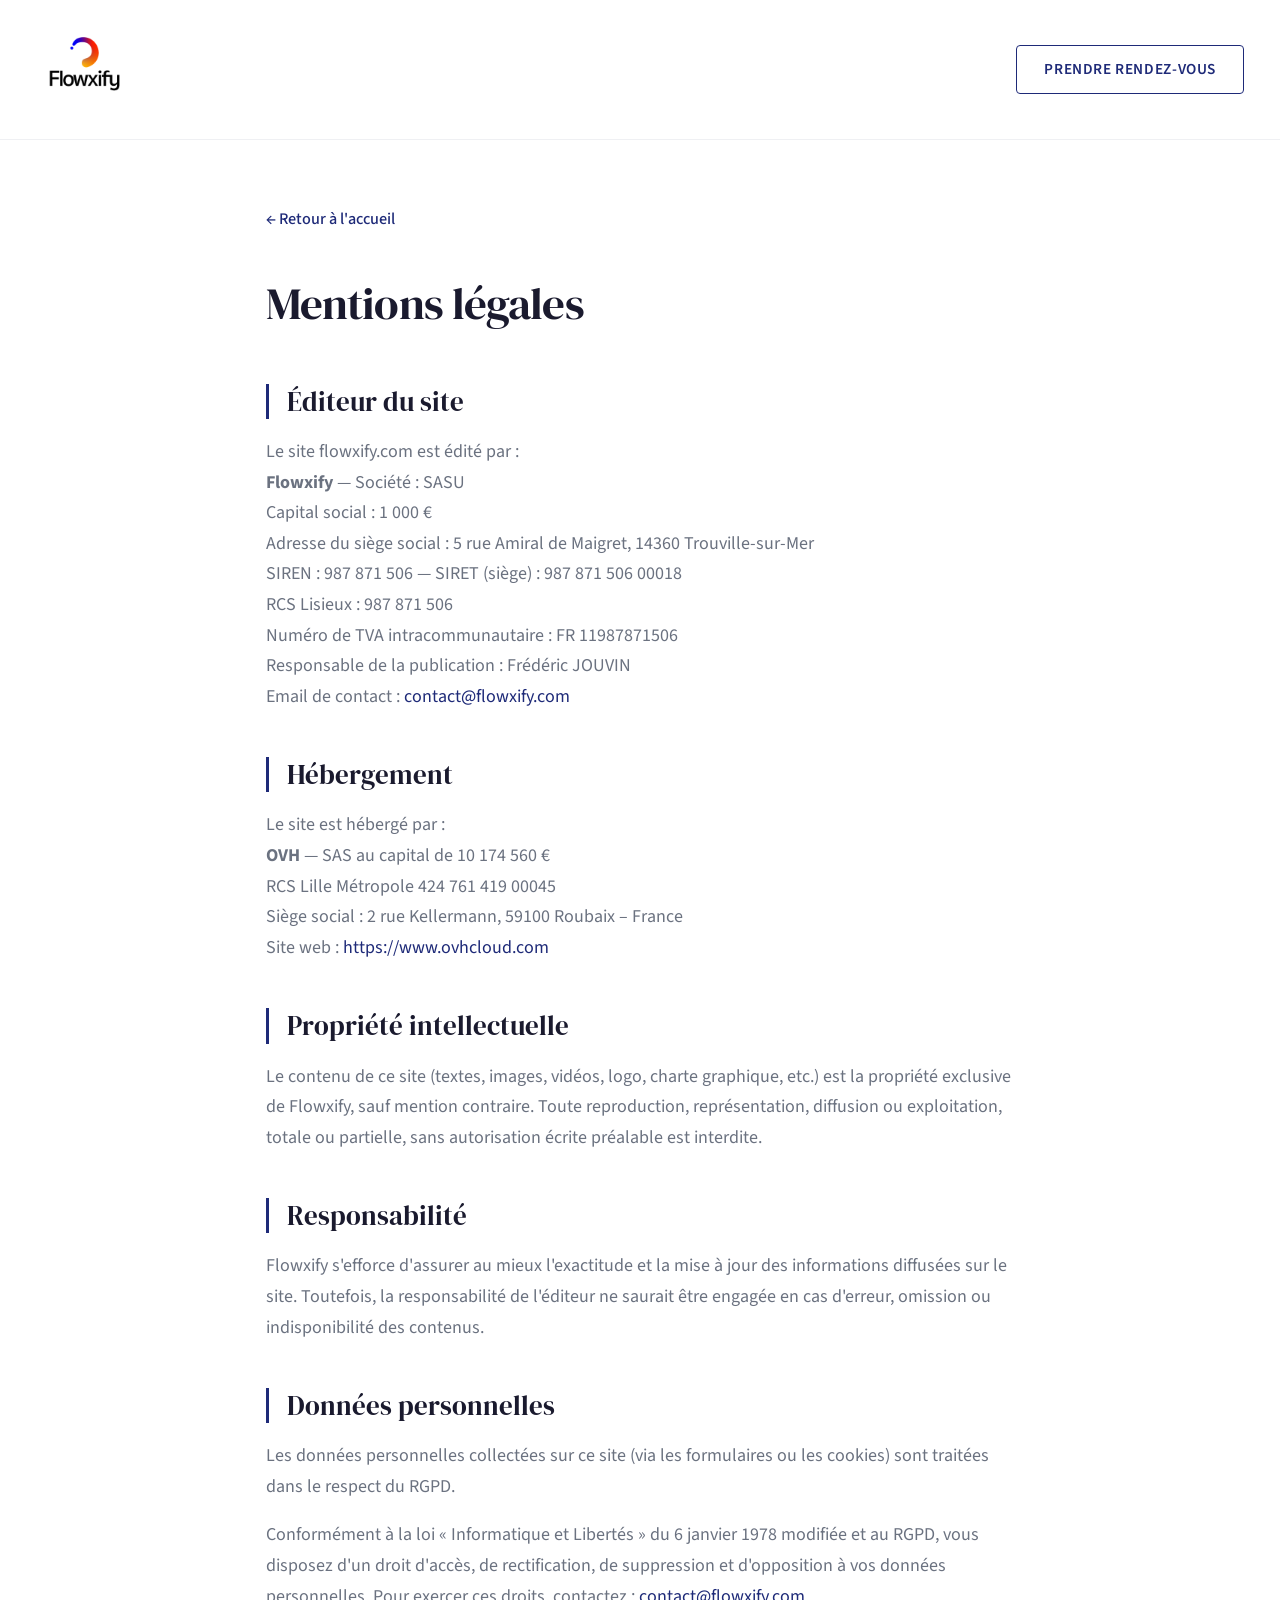
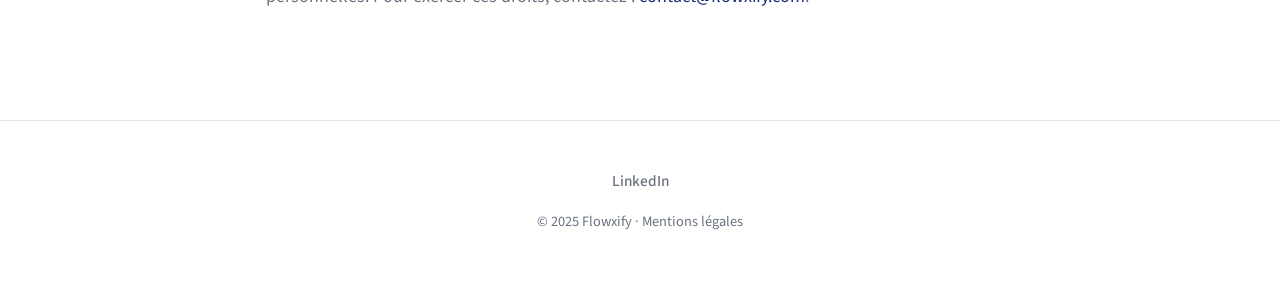
<file: mentions-legales.html>
<!DOCTYPE html>
<html lang="fr">
<head>
    <meta charset="UTF-8">
    <meta name="viewport" content="width=device-width, initial-scale=1.0">
    <meta name="description" content="Mentions légales du site Flowxify.">
    <title>Mentions légales — Flowxify</title>

    <link rel="icon" type="image/svg+xml" href="/favicon.svg">

    <link rel="preconnect" href="https://fonts.googleapis.com">
    <link rel="preconnect" href="https://fonts.gstatic.com" crossorigin>
    <link href="https://fonts.googleapis.com/css2?family=DM+Serif+Display:ital@0;1&family=Source+Sans+3:wght@300;400;500;600&display=swap" rel="stylesheet">

    <style>
        :root {
            --color-bg: #FFFFFF;
            --color-bg-alt: #F9FAFB;
            --color-text: #1A1A2E;
            --color-muted: #6B7280;
            --color-accent: #1E2A78;
            --color-accent-hover: #162060;
            --color-warm: #C85A30;
            --color-border: #E5E7EB;
            --font-heading: 'DM Serif Display', Georgia, serif;
            --font-body: 'Source Sans 3', 'Georgia', sans-serif;
            --max-width: 820px;
        }

        *, *::before, *::after {
            margin: 0;
            padding: 0;
            box-sizing: border-box;
        }

        html {
            scroll-behavior: smooth;
            font-size: 18px;
        }

        body {
            font-family: var(--font-body);
            color: var(--color-text);
            background: var(--color-bg);
            line-height: 1.7;
            -webkit-font-smoothing: antialiased;
        }

        nav {
            position: fixed;
            top: 0;
            left: 0;
            right: 0;
            z-index: 100;
            background: rgba(255, 255, 255, 0.85);
            backdrop-filter: blur(16px);
            -webkit-backdrop-filter: blur(16px);
            border-bottom: 1px solid rgba(229, 231, 235, 0.6);
            padding: 0.9rem 2rem;
            display: flex;
            justify-content: space-between;
            align-items: center;
            transition: box-shadow 0.4s ease, background 0.4s ease;
        }

        nav.scrolled {
            background: rgba(255, 255, 255, 0.95);
            box-shadow: 0 1px 20px rgba(0, 0, 0, 0.04);
        }

        .nav-logo {
            height: 96px;
            width: auto;
        }

        nav a.nav-cta {
            font-family: var(--font-body);
            font-size: 0.85rem;
            font-weight: 600;
            letter-spacing: 0.04em;
            text-transform: uppercase;
            color: var(--color-accent);
            text-decoration: none;
            padding: 0.6rem 1.5rem;
            border: 1.5px solid var(--color-accent);
            border-radius: 4px;
            transition: all 0.3s ease;
        }

        nav a.nav-cta:hover {
            background: var(--color-accent);
            color: white;
            box-shadow: 0 4px 16px rgba(30, 42, 120, 0.25);
            transform: translateY(-1px);
        }

        .content {
            max-width: var(--max-width);
            margin: 0 auto;
            padding: 11rem 2rem 5rem;
        }

        .back-link {
            display: inline-block;
            margin-bottom: 2rem;
            font-size: 0.9rem;
            font-weight: 500;
            color: var(--color-accent);
            text-decoration: none;
            transition: all 0.3s ease;
            padding: 0.4rem 0;
        }

        .back-link:hover {
            color: var(--color-accent-hover);
            transform: translateX(-4px);
        }

        h1 {
            font-family: var(--font-heading);
            font-size: 2.5rem;
            line-height: 1.2;
            font-weight: 400;
            letter-spacing: -0.02em;
            margin-bottom: 3rem;
            opacity: 0;
            transform: translateY(20px);
            animation: content-in 0.7s cubic-bezier(0.25, 0.46, 0.45, 0.94) 0.2s forwards;
        }

        @keyframes content-in {
            to {
                opacity: 1;
                transform: translateY(0);
            }
        }

        h2 {
            font-family: var(--font-heading);
            font-size: 1.5rem;
            line-height: 1.3;
            font-weight: 400;
            margin-top: 2.5rem;
            margin-bottom: 1rem;
            padding-left: 1rem;
            border-left: 3px solid var(--color-accent);
        }

        .legal-section {
            opacity: 0;
            transform: translateY(16px);
            animation: content-in 0.6s cubic-bezier(0.25, 0.46, 0.45, 0.94) forwards;
        }

        .legal-section:nth-child(1) { animation-delay: 0.3s; }
        .legal-section:nth-child(2) { animation-delay: 0.4s; }
        .legal-section:nth-child(3) { animation-delay: 0.5s; }
        .legal-section:nth-child(4) { animation-delay: 0.6s; }
        .legal-section:nth-child(5) { animation-delay: 0.7s; }

        p {
            color: var(--color-muted);
            margin-bottom: 1rem;
        }

        a {
            color: var(--color-accent);
            text-decoration: none;
            transition: color 0.3s ease;
        }

        a:hover {
            color: var(--color-accent-hover);
        }

        footer {
            padding: 2.5rem 2rem;
            border-top: 1px solid var(--color-border);
            text-align: center;
        }

        footer p {
            font-size: 0.8rem;
            color: var(--color-muted);
        }

        footer a {
            color: var(--color-muted);
        }

        footer a:hover {
            color: var(--color-accent);
        }

        .footer-links {
            margin-bottom: 0.75rem;
        }

        .footer-links a {
            margin: 0 0.75rem;
            font-size: 0.85rem;
            font-weight: 500;
        }

        .footer-info {
            font-size: 0.8rem;
            color: var(--color-muted);
        }

        .footer-info span::before {
            content: ' · ';
        }

        .footer-info span:first-child::before {
            content: none;
        }

        @media (max-width: 767px) {
            html { font-size: 16px; }
            h1 { font-size: 2rem; }
            .content { padding: 8.5rem 1.5rem 4rem; }
            nav { padding: 0.8rem 1.25rem; }
            .nav-logo { height: 72px; }
        }
    </style>
</head>

<body>

<nav>
    <a href="/"><img src="/logo.png" alt="Flowxify" class="nav-logo"></a>
    <a href="https://calendly.com/fjouvin/30min" target="_blank" rel="noopener" class="nav-cta">Prendre rendez-vous</a>
</nav>

<div class="content">
    <a href="/" class="back-link">&larr; Retour à l'accueil</a>
    <h1>Mentions légales</h1>

    <div class="legal-section">
        <h2>Éditeur du site</h2>
        <p>
            Le site flowxify.com est édité par :<br>
            <strong>Flowxify</strong> — Société : SASU<br>
            Capital social : 1 000 €<br>
            Adresse du siège social : 5 rue Amiral de Maigret, 14360 Trouville‑sur‑Mer<br>
            SIREN : 987 871 506 — SIRET (siège) : 987 871 506 00018<br>
            RCS Lisieux : 987 871 506<br>
            Numéro de TVA intracommunautaire : FR 11987871506<br>
            Responsable de la publication : Frédéric JOUVIN<br>
            Email de contact : <a href="mailto:contact@flowxify.com">contact@flowxify.com</a>
        </p>
    </div>

    <div class="legal-section">
        <h2>Hébergement</h2>
        <p>
            Le site est hébergé par :<br>
            <strong>OVH</strong> — SAS au capital de 10 174 560 €<br>
            RCS Lille Métropole 424 761 419 00045<br>
            Siège social : 2 rue Kellermann, 59100 Roubaix – France<br>
            Site web : <a href="https://www.ovhcloud.com" target="_blank" rel="noopener">https://www.ovhcloud.com</a>
        </p>
    </div>

    <div class="legal-section">
        <h2>Propriété intellectuelle</h2>
        <p>
            Le contenu de ce site (textes, images, vidéos, logo, charte graphique, etc.) est la propriété exclusive de Flowxify, sauf mention contraire. Toute reproduction, représentation, diffusion ou exploitation, totale ou partielle, sans autorisation écrite préalable est interdite.
        </p>
    </div>

    <div class="legal-section">
        <h2>Responsabilité</h2>
        <p>
            Flowxify s'efforce d'assurer au mieux l'exactitude et la mise à jour des informations diffusées sur le site. Toutefois, la responsabilité de l'éditeur ne saurait être engagée en cas d'erreur, omission ou indisponibilité des contenus.
        </p>
    </div>

    <div class="legal-section">
        <h2>Données personnelles</h2>
        <p>
            Les données personnelles collectées sur ce site (via les formulaires ou les cookies) sont traitées dans le respect du RGPD.
        </p>
        <p>
            Conformément à la loi « Informatique et Libertés » du 6 janvier 1978 modifiée et au RGPD, vous disposez d'un droit d'accès, de rectification, de suppression et d'opposition à vos données personnelles. Pour exercer ces droits, contactez : <a href="mailto:contact@flowxify.com">contact@flowxify.com</a>.
        </p>
    </div>
</div>

<footer>
    <div class="footer-links">
        <a href="https://www.linkedin.com/in/fjouvin/" target="_blank" rel="noopener">LinkedIn</a>
    </div>
    <p class="footer-info">
        <span>&copy; 2025 Flowxify</span>
        <span><a href="/mentions-legales.html">Mentions légales</a></span>
    </p>
</footer>

<script>
    document.addEventListener('DOMContentLoaded', () => {
        const nav = document.querySelector('nav');
        window.addEventListener('scroll', () => {
            nav.classList.toggle('scrolled', window.scrollY > 40);
        }, { passive: true });
    });
</script>

</body>
</html>
</file>
<file: assets/css/main.css>
/* ════════ Flowxify Design System — tokens ════════ */
@font-face {
    font-family: 'DM Serif Display';
    font-style: normal;
    font-weight: 400;
    font-display: swap;
    src: url('../fonts/dm-serif-display-400.woff2') format('woff2');
}
@font-face {
    font-family: 'Source Sans 3';
    font-style: normal;
    font-weight: 200 900;
    font-display: swap;
    src: url('../fonts/source-sans-3-variable.woff2') format('woff2-variations');
}

:root {
    /* Base palette */
    --fx-midnight: #1A1A2E;
    --fx-violet: #5004A4;
    --fx-violet-hover: #3D0380;
    --fx-violet-tint: #F3EDFA;
    --fx-orange: #F44708;
    --fx-orange-hover: #D63C05;
    --fx-orange-tint: #FEEDE6;
    --fx-paper: #F9FAFB;
    --fx-border: #E5E7EB;
    --fx-muted: #6B7280;
    --fx-muted-light: #9CA3AF;

    /* Gradients signature */
    --fx-gradient: linear-gradient(90deg, #5004A4 0%, #F44708 100%);
    --fx-gradient-diagonal: linear-gradient(135deg, #5004A4 0%, #F44708 100%);
    --fx-gradient-wash: linear-gradient(135deg, rgba(80,4,164,0.05) 0%, rgba(244,71,8,0.05) 100%);

    /* Alias sémantiques */
    --surface: #FFFFFF;
    --surface-alt: var(--fx-paper);
    --surface-dark: var(--fx-midnight);
    --text-strong: var(--fx-midnight);
    --text-body: var(--fx-muted);
    --text-tertiary: var(--fx-muted-light);
    --text-inverse: #F1F1F1;
    --text-inverse-soft: rgba(255,255,255,0.72);
    --accent: var(--fx-violet);
    --accent-hover: var(--fx-violet-hover);
    --accent-warm: var(--fx-orange);
    --accent-warm-hover: var(--fx-orange-hover);
    --border-subtle: var(--fx-border);
    --border-strong: #D1D5DB;
    --success: #1F8A5B;
    --danger: #C8341A;

    /* Typo */
    --font-display: 'DM Serif Display', Georgia, 'Times New Roman', serif;
    --font-body: 'Source Sans 3', -apple-system, BlinkMacSystemFont, 'Segoe UI', sans-serif;

    /* Radii / ombres / motion */
    --radius-xs: 4px;
    --radius-sm: 6px;
    --radius-md: 10px;
    --radius-lg: 12px;
    --shadow-soft: 0 2px 12px rgba(26,26,46,0.06);
    --shadow-raised: 0 6px 22px rgba(26,26,46,0.10);
    --shadow-violet: 0 6px 24px rgba(80,4,164,0.18);
    --shadow-warm: 0 8px 24px rgba(244,71,8,0.28);
    --ease-out: cubic-bezier(0.25, 0.46, 0.45, 0.94);
    --dur-fast: 0.3s;
}

*, *::before, *::after { box-sizing: border-box; margin: 0; padding: 0; }

html { scroll-behavior: smooth; font-size: 18px; }

body {
    font-family: var(--font-body);
    font-size: 1rem;
    line-height: 1.65;
    color: var(--text-body);
    background: var(--surface);
    overflow-x: hidden;
    -webkit-font-smoothing: antialiased;
    text-rendering: optimizeLegibility;
}

h1, h2, h3 {
    font-family: var(--font-display);
    font-weight: 400;
    color: var(--text-strong);
    letter-spacing: -0.02em;
    line-height: 1.15;
}
h2 { font-size: 2rem; }
h3 { line-height: 1.3; }
h1 em, h2 em { font-style: italic; color: var(--accent-warm); }
h4 { font-family: var(--font-body); font-weight: 600; color: var(--text-strong); }
strong { font-weight: 600; }
a { color: var(--accent); text-decoration: underline; text-decoration-thickness: 1px; text-underline-offset: 3px; transition: color var(--dur-fast) var(--ease-out); }
a:hover { color: var(--accent-hover); }
:focus-visible { outline: 2px solid var(--fx-orange); outline-offset: 3px; border-radius: var(--radius-xs); }

/* ── Utilitaires signature ── */
.fx-sep {
    width: 60px; height: 2px; border: 0;
    background: var(--fx-gradient);
    border-radius: 1px;
    margin: 0 0 1.5rem;
}
.fx-eyebrow {
    font-size: 0.78rem; font-weight: 600;
    letter-spacing: 0.12em; text-transform: uppercase;
    color: var(--accent-warm);
}
.fx-gradient-text {
    background: var(--fx-gradient-diagonal);
    -webkit-background-clip: text;
    background-clip: text;
    color: transparent;
}

/* ── Layout ── */
.wrap        { max-width: 1100px; margin: 0 auto; padding: 0 2rem; }
.wrap-narrow { max-width: 840px; margin: 0 auto; padding: 0 2rem; }
.section     { padding: 6rem 0; }
.section-sm  { padding: 4rem 0; }

.fx-hero-grid { display: grid; grid-template-columns: 1.25fr 0.85fr; gap: 3.5rem; align-items: center; }
.fx-3col      { display: grid; grid-template-columns: repeat(3, 1fr); gap: 1.5rem; }
.fx-stats     { display: grid; grid-template-columns: repeat(3, 1fr); }
.fx-mission   { display: grid; grid-template-columns: 1.05fr 0.95fr; gap: 3rem; align-items: start; }
.fx-contact-grid { display: grid; grid-template-columns: 0.9fr 1.1fr; gap: 3rem; align-items: center; }
.fx-form-grid { display: grid; grid-template-columns: 1fr 1fr; gap: 1rem; }
.fx-nav-links { display: flex; gap: 2rem; align-items: center; }

/* Empêche les pistes de grille de déborder du conteneur (CTA nowrap, mots longs) */
.fx-hero-grid > *, .fx-mission > *, .fx-contact-grid > * { min-width: 0; }

@media (max-width: 900px) {
    .fx-hero-grid { grid-template-columns: 1fr; gap: 2.5rem; }
    .fx-mission, .fx-contact-grid { grid-template-columns: 1fr; gap: 2rem; }
    .fx-nav-links { display: none; }
    .fx-nav-right { display: none !important; }
    /* photo hero : contrainte + centrée pour éviter un cadrage maladroit */
    .fx-hero-visual { max-width: 360px; margin: 0 auto; padding-bottom: 1.5rem; }
}
@media (max-width: 760px) {
    .section { padding: 4rem 0; }
    .fx-3col { grid-template-columns: 1fr; }
    .fx-stats { grid-template-columns: 1fr; }
    .fx-form-grid { grid-template-columns: 1fr; }
    .wrap, .wrap-narrow { padding: 0 1.4rem; }
    /* les gros CTA passent en pleine largeur et peuvent passer à la ligne — pas de débordement horizontal */
    .fx-cta-row { width: 100%; }
    .fx-cta-row > * { flex: 1 1 100%; }
    .fx-cta-row a[href], .fx-cta-row button { width: 100%; justify-content: center; white-space: normal; }
}

/* ── Boutons ── */
.btn {
    display: inline-flex; align-items: center; justify-content: center; gap: 0.55rem;
    font-family: var(--font-body); font-weight: 600; letter-spacing: 0.03em; line-height: 1.1;
    border-radius: var(--radius-xs); cursor: pointer; text-decoration: none;
    border: 1.5px solid transparent; white-space: nowrap;
    transition: transform var(--dur-fast) var(--ease-out), box-shadow var(--dur-fast) var(--ease-out), background var(--dur-fast) var(--ease-out), color var(--dur-fast) var(--ease-out);
}
.btn-sm { padding: 0.5rem 1.1rem; font-size: 0.82rem; }
.btn-lg { padding: 1rem 2.5rem; font-size: 0.95rem; }
.btn-primary { background: var(--accent-warm); color: #fff; }
.btn-primary:hover { transform: translateY(-2px); box-shadow: var(--shadow-warm); color: #fff; }
.btn-ghost { background: transparent; color: var(--accent); }
.btn-ghost:hover { color: var(--accent-hover); }

/* ── Nav ── */
.fx-nav {
    position: sticky; top: 0; z-index: 50;
    padding: 0.85rem 0;
    background: rgba(255,255,255,0.7);
    backdrop-filter: blur(16px); -webkit-backdrop-filter: blur(16px);
    border-bottom: 1px solid transparent;
    transition: all var(--dur-fast) var(--ease-out);
}
.fx-nav.scrolled {
    padding: 0.55rem 0;
    background: rgba(255,255,255,0.88);
    border-bottom: 1px solid rgba(229,231,235,0.8);
    box-shadow: 0 1px 24px rgba(26,26,46,0.05);
}
.fx-nav .wrap { display: flex; justify-content: space-between; align-items: center; }
.fx-nav-logo { height: 96px; width: auto; transition: height var(--dur-fast) var(--ease-out); }
.fx-nav.scrolled .fx-nav-logo { height: 64px; }
.fx-nav-link {
    font-size: 0.92rem; font-weight: 500; color: var(--text-body);
    text-decoration: none; letter-spacing: 0.01em; position: relative;
    transition: color var(--dur-fast) var(--ease-out);
}
.fx-nav-link::after {
    content: ''; position: absolute; left: 0; bottom: -4px; height: 1.5px; width: 0;
    background: var(--fx-gradient); transition: width var(--dur-fast) var(--ease-out);
}
.fx-nav-link:hover { color: var(--text-strong); }
.fx-nav-link:hover::after { width: 100%; }
.fx-nav-right { display: flex; align-items: center; gap: 0.9rem; }
.fx-portal {
    display: inline-flex; align-items: center; gap: 0.45rem; white-space: nowrap;
    font-size: 0.84rem; font-weight: 600; letter-spacing: 0.02em; color: var(--accent);
    text-decoration: none; padding: 0.5rem 0.9rem; border-radius: var(--radius-xs);
    border: 1.5px solid var(--border-subtle);
    transition: all var(--dur-fast) var(--ease-out);
}
.fx-portal:hover { border-color: var(--accent); background: var(--fx-violet-tint); color: var(--accent-hover); }

/* ── Nav mobile (hamburger + panneau déroulant) ── */
.fx-nav.open { background: rgba(255,255,255,0.92); border-bottom-color: transparent; }
.fx-nav-toggle {
    display: none; width: 44px; height: 44px; align-items: center; justify-content: center;
    background: none; border: 1px solid var(--border-subtle); border-radius: var(--radius-xs);
    cursor: pointer; color: var(--text-strong); padding: 0;
}
.fx-nav-toggle:focus-visible { outline: 2px solid var(--accent-warm); outline-offset: 3px; }
.fx-burger { position: relative; width: 20px; height: 14px; }
.fx-burger span {
    position: absolute; left: 0; width: 100%; height: 2px; border-radius: 2px;
    background: currentColor; transition: transform var(--dur-fast) var(--ease-out), opacity var(--dur-fast) var(--ease-out);
}
.fx-burger span:nth-child(1) { top: 0; }
.fx-burger span:nth-child(2) { top: 6px; }
.fx-burger span:nth-child(3) { top: 12px; }
.fx-nav-toggle[aria-expanded="true"] .fx-burger span:nth-child(1) { transform: translateY(6px) rotate(45deg); }
.fx-nav-toggle[aria-expanded="true"] .fx-burger span:nth-child(2) { opacity: 0; }
.fx-nav-toggle[aria-expanded="true"] .fx-burger span:nth-child(3) { transform: translateY(-6px) rotate(-45deg); }

.fx-mobile-menu {
    overflow: hidden; max-height: 0; opacity: 0;
    transition: max-height 0.32s var(--ease-out), opacity 0.24s var(--ease-out);
    background: rgba(255,255,255,0.97); backdrop-filter: blur(16px); -webkit-backdrop-filter: blur(16px);
    border-bottom: 1px solid transparent;
}
.fx-mobile-menu.open { max-height: 460px; opacity: 1; border-bottom-color: rgba(229,231,235,0.8); }
.fx-mobile-inner { padding: 0.6rem 1.4rem 1.6rem; display: flex; flex-direction: column; gap: 0.2rem; }
.fx-mobile-link {
    font-size: 1.05rem; font-weight: 500; color: var(--text-strong); text-decoration: none;
    padding: 0.85rem 0.2rem; border-bottom: 1px solid var(--border-subtle);
}
.fx-mobile-link:active { color: var(--accent); }

@media (max-width: 900px) {
    .fx-nav-toggle { display: inline-flex; }
    .fx-nav-logo { height: 72px; }
    .fx-nav.scrolled .fx-nav-logo { height: 56px; }
}
@media (min-width: 901px) {
    .fx-mobile-menu { display: none; }
}

/* ── Hero ── */
.fx-orb {
    position: absolute; top: -22%; right: -12%; width: 620px; height: 620px;
    background: radial-gradient(circle, rgba(80,4,164,0.06) 0%, rgba(244,71,8,0.045) 45%, transparent 70%);
    border-radius: 50%; pointer-events: none; z-index: 0;
    animation: fx-float 22s ease-in-out infinite;
}
@keyframes fx-float {
    0%, 100% { transform: translate(0,0) scale(1); }
    50%      { transform: translate(-26px, 22px) scale(1.06); }
}
.fx-hero-h1 { font-size: clamp(2.2rem, 4.4vw, 3.4rem); line-height: 1.12; margin-bottom: 1.5rem; }
.fx-hero-lead { font-size: 1.18rem; line-height: 1.7; max-width: 560px; margin-bottom: 1.5rem; color: var(--text-body); }
.fx-hero-exp {
    font-size: 0.98rem; border-left: 2px solid var(--accent-warm); padding-left: 1.1rem;
    margin-bottom: 2.2rem; font-weight: 300; color: var(--text-strong); max-width: 520px;
}
.fx-hero-ctas { display: flex; flex-wrap: wrap; gap: 0.9rem; align-items: center; margin-bottom: 2.4rem; }
.fx-trust { display: flex; flex-wrap: wrap; gap: 0.5rem 1.4rem; align-items: center; }
.fx-trust span { display: inline-flex; align-items: center; gap: 1.4rem; font-size: 0.82rem; color: var(--text-tertiary); font-weight: 500; letter-spacing: 0.01em; }
.fx-trust .dot { width: 4px; height: 4px; gap: 0; border-radius: 50%; background: var(--border-strong); padding: 0; }
.fx-hero-visual { position: relative; }
.fx-hero-wash {
    position: absolute; width: 70%; height: 70%; right: -14px; top: 22px;
    background: var(--fx-gradient-wash); border-radius: var(--radius-lg); z-index: 0;
}
.fx-hero-photo {
    position: relative; z-index: 1; border-radius: var(--radius-lg); overflow: hidden;
    box-shadow: var(--shadow-raised); aspect-ratio: 4 / 5;
}
.fx-hero-photo img { width: 100%; height: 100%; object-fit: cover; display: block; }
.fx-hero-badge {
    position: absolute; z-index: 2; left: 1rem; bottom: -1rem;
    background: var(--surface); border-radius: var(--radius-md); box-shadow: var(--shadow-soft);
    border: 1px solid var(--border-subtle); padding: 0.8rem 1.1rem;
    display: flex; align-items: center; gap: 0.7rem;
}
.fx-dot-success { width: 9px; height: 9px; border-radius: 50%; background: var(--success); flex-shrink: 0; }

/* ── Logos clients (bandeau défilant en boucle) ── */
.fx-marquee {
    overflow: hidden;
    -webkit-mask-image: linear-gradient(to right, transparent, #000 8%, #000 92%, transparent);
    mask-image: linear-gradient(to right, transparent, #000 8%, #000 92%, transparent);
}
.fx-marquee-track { display: flex; width: max-content; animation: fx-marquee 45s linear infinite; }
.fx-marquee:hover .fx-marquee-track { animation-play-state: paused; }
.fx-marquee-group { display: flex; align-items: center; gap: 4.5rem; padding-right: 4.5rem; }
@keyframes fx-marquee {
    from { transform: translateX(-33.3333%); }
    to   { transform: translateX(0); }
}
.fx-logo-img { height: 68px; width: auto; max-width: 240px; object-fit: contain; display: block; }
.fx-tlogo-img { height: 30px; width: auto; max-width: 124px; object-fit: contain; display: block; }
@media (max-width: 560px) {
    .fx-logo-img { height: 50px; max-width: 180px; }
    .fx-marquee-group { gap: 2.8rem; padding-right: 2.8rem; }
}
@media (prefers-reduced-motion: reduce) {
    .fx-marquee-track { animation: none; }
    .fx-marquee { overflow-x: auto; -webkit-mask-image: none; mask-image: none; }
}

/* ── Stats (bandeau sombre) ── */
.fx-stat { padding: 0.5rem 2rem; text-align: center; }
.fx-stat + .fx-stat { border-left: 1px solid rgba(255,255,255,0.1); }
@media (max-width: 760px) {
    .fx-stat + .fx-stat { border-left: none; border-top: 1px solid rgba(255,255,255,0.1); padding-top: 1.5rem; margin-top: 1.5rem; }
}
.fx-stat-num { display: flex; align-items: baseline; justify-content: center; gap: 0.3rem; }
.fx-stat-v { font-family: var(--font-display); font-size: 3.4rem; line-height: 1; }
.fx-stat-u { font-family: var(--font-display); font-size: 1.3rem; color: var(--text-inverse-soft); }
.fx-stat-label { margin-top: 0.6rem; font-size: 0.92rem; color: var(--text-inverse-soft); line-height: 1.45; }

/* ── Constat (pain points) ── */
.fx-pain {
    position: relative; padding: 1.25rem 0 1.25rem 2.2rem;
    border-bottom: 1px solid var(--border-subtle);
    transition: padding-left var(--dur-fast) var(--ease-out);
    font-size: 1.05rem; line-height: 1.6;
}
.fx-pain::before {
    content: '→'; position: absolute; left: 0; top: 1.25rem;
    color: var(--accent-warm); font-weight: 700; opacity: 0;
    transform: translateX(-6px);
    transition: opacity var(--dur-fast) var(--ease-out), transform var(--dur-fast) var(--ease-out);
}
.fx-pain:hover { padding-left: 2.7rem; }
.fx-pain:hover::before { opacity: 1; transform: translateX(0); }

/* ── Parti-pris ── */
.fx-quote {
    font-family: var(--font-display); font-size: 1.5rem; line-height: 1.5; color: #fff;
    border-left: 3px solid var(--accent-warm); padding-left: 1.6rem; margin: 2.2rem 0;
}
.fx-not { display: inline-flex; align-items: center; gap: 0.6rem; font-size: 1rem; color: var(--text-inverse-soft); }
.fx-not .x {
    width: 22px; height: 22px; border-radius: 50%; flex-shrink: 0;
    border: 1px solid rgba(255,255,255,0.2); display: inline-flex; align-items: center; justify-content: center;
    font-size: 0.7rem; color: rgba(255,255,255,0.55);
}

/* ── Cards ── */
.fx-card {
    background: var(--surface); color: var(--text-body);
    border: 1px solid var(--border-subtle); border-radius: var(--radius-lg); padding: 2rem;
    transition: transform var(--dur-fast) var(--ease-out), box-shadow var(--dur-fast) var(--ease-out), border-color var(--dur-fast) var(--ease-out);
}
.fx-card--hover:hover { transform: translateY(-3px); box-shadow: var(--shadow-raised); border-color: rgba(244,71,8,0.25); }
.fx-card--wash { background: var(--fx-gradient-wash); border: 1px solid rgba(80,4,164,0.18); box-shadow: var(--shadow-soft); }
.fx-card--accent { border-left: 4px solid var(--accent-warm); }
.fx-card--full { height: 100%; display: flex; flex-direction: column; }

/* ── Méthode ── */
.fx-step-num { font-family: var(--font-display); font-size: 3.6rem; line-height: 1; }
.fx-step-title { font-family: var(--font-display); font-size: 1.5rem; margin: 0.5rem 0; }
.fx-step-desc { font-size: 0.98rem; margin-bottom: 1.2rem; color: var(--text-body); min-height: 2.9rem; }
.fx-step-list { list-style: none; border-top: 1px solid var(--border-subtle); padding-top: 1rem; }
.fx-step-list li { font-size: 0.96rem; padding: 0.35rem 0 0.35rem 1.4rem; position: relative; color: var(--text-strong); }
.fx-step-list li::before { content: '→'; position: absolute; left: 0; color: var(--accent-warm); font-weight: 700; }

/* ── Déroulé / timeline ── */
.fx-timeline { position: relative; padding-left: 2.2rem; }
.fx-timeline::before {
    content: ''; position: absolute; left: 0.65rem; top: 0.6rem; bottom: 0.6rem; width: 2px;
    background: var(--fx-gradient); border-radius: 1px; opacity: 0.4;
}
.fx-phase { position: relative; padding-bottom: 1.8rem; }
.fx-phase:last-child { padding-bottom: 0; }
.fx-phase-dot {
    position: absolute; left: -2.2rem; top: 0.15rem; width: 22px; height: 22px; border-radius: 50%;
    background: var(--surface); border: 2px solid var(--accent); display: inline-flex;
    align-items: center; justify-content: center; font-size: 0.7rem; font-weight: 700; color: var(--accent);
    box-shadow: var(--shadow-soft);
}
.fx-phase .fx-eyebrow { font-size: 0.7rem; }
.fx-phase h4 { font-size: 1.12rem; line-height: 1.25; margin-top: 0.15rem; }
.fx-phase p { margin: 0.35rem 0 0; font-size: 0.98rem; line-height: 1.6; }
.fx-livrables { list-style: none; }
.fx-livrables li {
    position: relative; padding: 0.7rem 0 0.7rem 1.9rem;
    border-top: 1px solid rgba(80,4,164,0.12);
    font-size: 1rem; color: var(--text-strong); line-height: 1.5;
}
.fx-livrables li::before { content: '✓'; position: absolute; left: 0; top: 0.7rem; color: var(--accent); font-weight: 700; }

/* ── Témoignages ── */
.fx-avatar {
    width: 46px; height: 46px; border-radius: 999px; flex-shrink: 0;
    display: inline-flex; align-items: center; justify-content: center;
    font-weight: 600; font-size: 1rem; letter-spacing: 0.01em;
    background: var(--fx-violet-tint); color: var(--accent);
}
.fx-t-head { display: flex; align-items: center; gap: 0.8rem; margin-bottom: 1.3rem; }
.fx-t-name { font-weight: 600; color: var(--text-strong); font-size: 0.98rem; line-height: 1.2; white-space: nowrap; }
.fx-t-role { font-size: 0.82rem; color: var(--text-tertiary); line-height: 1.3; margin-top: 0.1rem; }
.fx-t-before { font-size: 0.96rem; margin-bottom: 1.1rem; line-height: 1.55; }
.fx-t-after { font-size: 0.98rem; color: var(--text-strong); font-weight: 500; line-height: 1.55; }
.fx-t-org {
    display: flex; align-items: center; gap: 0.9rem; margin-top: 1.3rem; padding-top: 1.1rem;
    border-top: 1px solid var(--border-subtle);
}
.fx-t-company { font-weight: 600; color: var(--text-strong); font-size: 0.9rem; line-height: 1.3; }

/* ── Formulaire contact ── */
.fx-field { display: flex; flex-direction: column; gap: 0.35rem; }
.fx-field label { font-size: 0.85rem; font-weight: 600; color: var(--text-strong); }
.fx-field .hint { font-size: 0.78rem; color: var(--text-tertiary); }
.fx-field input, .fx-field select, .fx-field textarea {
    width: 100%; font-family: var(--font-body); font-size: 0.95rem; color: var(--text-strong);
    background: var(--surface); border: 1.5px solid var(--border-subtle); border-radius: var(--radius-sm);
    padding: 0.65rem 0.85rem; outline: none;
    transition: border-color var(--dur-fast) var(--ease-out), box-shadow var(--dur-fast) var(--ease-out);
}
.fx-field textarea { line-height: 1.5; resize: vertical; }
.fx-field select {
    appearance: none; -webkit-appearance: none; cursor: pointer;
    padding-right: 2rem;
    background-image: url("data:image/svg+xml,%3Csvg xmlns='http://www.w3.org/2000/svg' width='12' height='8' viewBox='0 0 12 8'%3E%3Cpath d='M1 1l5 5 5-5' stroke='%236B7280' stroke-width='1.6' fill='none' stroke-linecap='round'/%3E%3C/svg%3E");
    background-repeat: no-repeat; background-position: right 0.85rem center;
}
.fx-field input:focus, .fx-field select:focus, .fx-field textarea:focus {
    border-color: var(--accent); box-shadow: 0 0 0 3px rgba(80,4,164,0.12);
}
.fx-form-error { display: none; margin-top: 0.9rem; font-size: 0.9rem; color: var(--danger); }
.fx-hp { position: absolute; left: -9999px; opacity: 0; height: 0; overflow: hidden; }

/* ── Footer ── */
.fx-footer { background: var(--surface-dark); color: var(--text-inverse); }
.fx-footer-grid { display: flex; flex-wrap: wrap; gap: 2rem; justify-content: space-between; align-items: flex-start; }
.fx-footer a { color: var(--text-inverse-soft); text-decoration: none; font-size: 0.92rem; }
.fx-footer a:hover { color: #fff; }
.fx-footer-col { display: flex; flex-direction: column; gap: 0.7rem; }
.fx-footer-bottom {
    margin-top: 2.6rem; padding-top: 1.4rem; border-top: 1px solid rgba(255,255,255,0.1);
    font-size: 0.8rem; color: rgba(255,255,255,0.5);
}

/* ── Scroll reveal ── */
.reveal { opacity: 0; transform: translateY(24px); transition: opacity 0.8s var(--ease-out), transform 0.8s var(--ease-out); }
.reveal.in { opacity: 1; transform: none; }
.reveal[data-d="1"] { transition-delay: 0.08s; }
.reveal[data-d="2"] { transition-delay: 0.16s; }
.reveal[data-d="3"] { transition-delay: 0.24s; }

@media (prefers-reduced-motion: reduce) {
    .reveal { opacity: 1; transform: none; transition: none; }
    .fx-orb { animation: none; }
}
</file>
